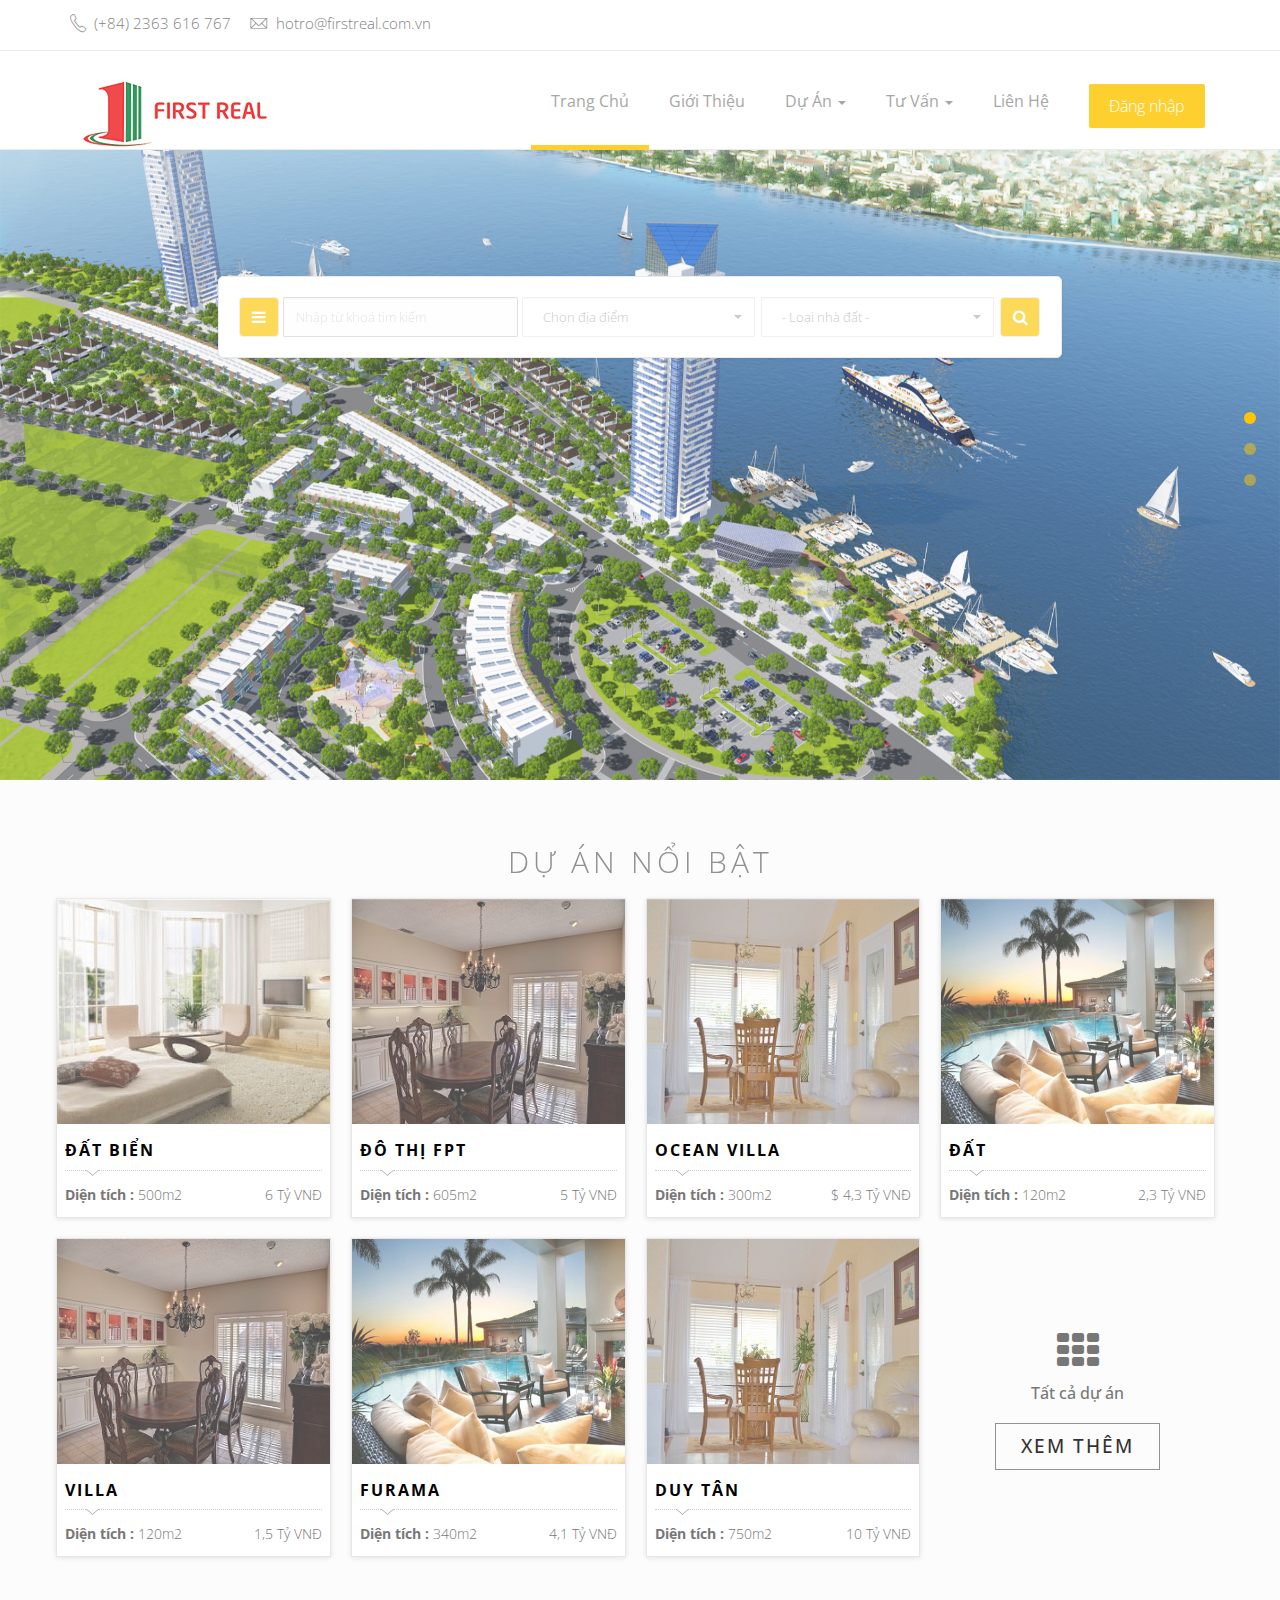
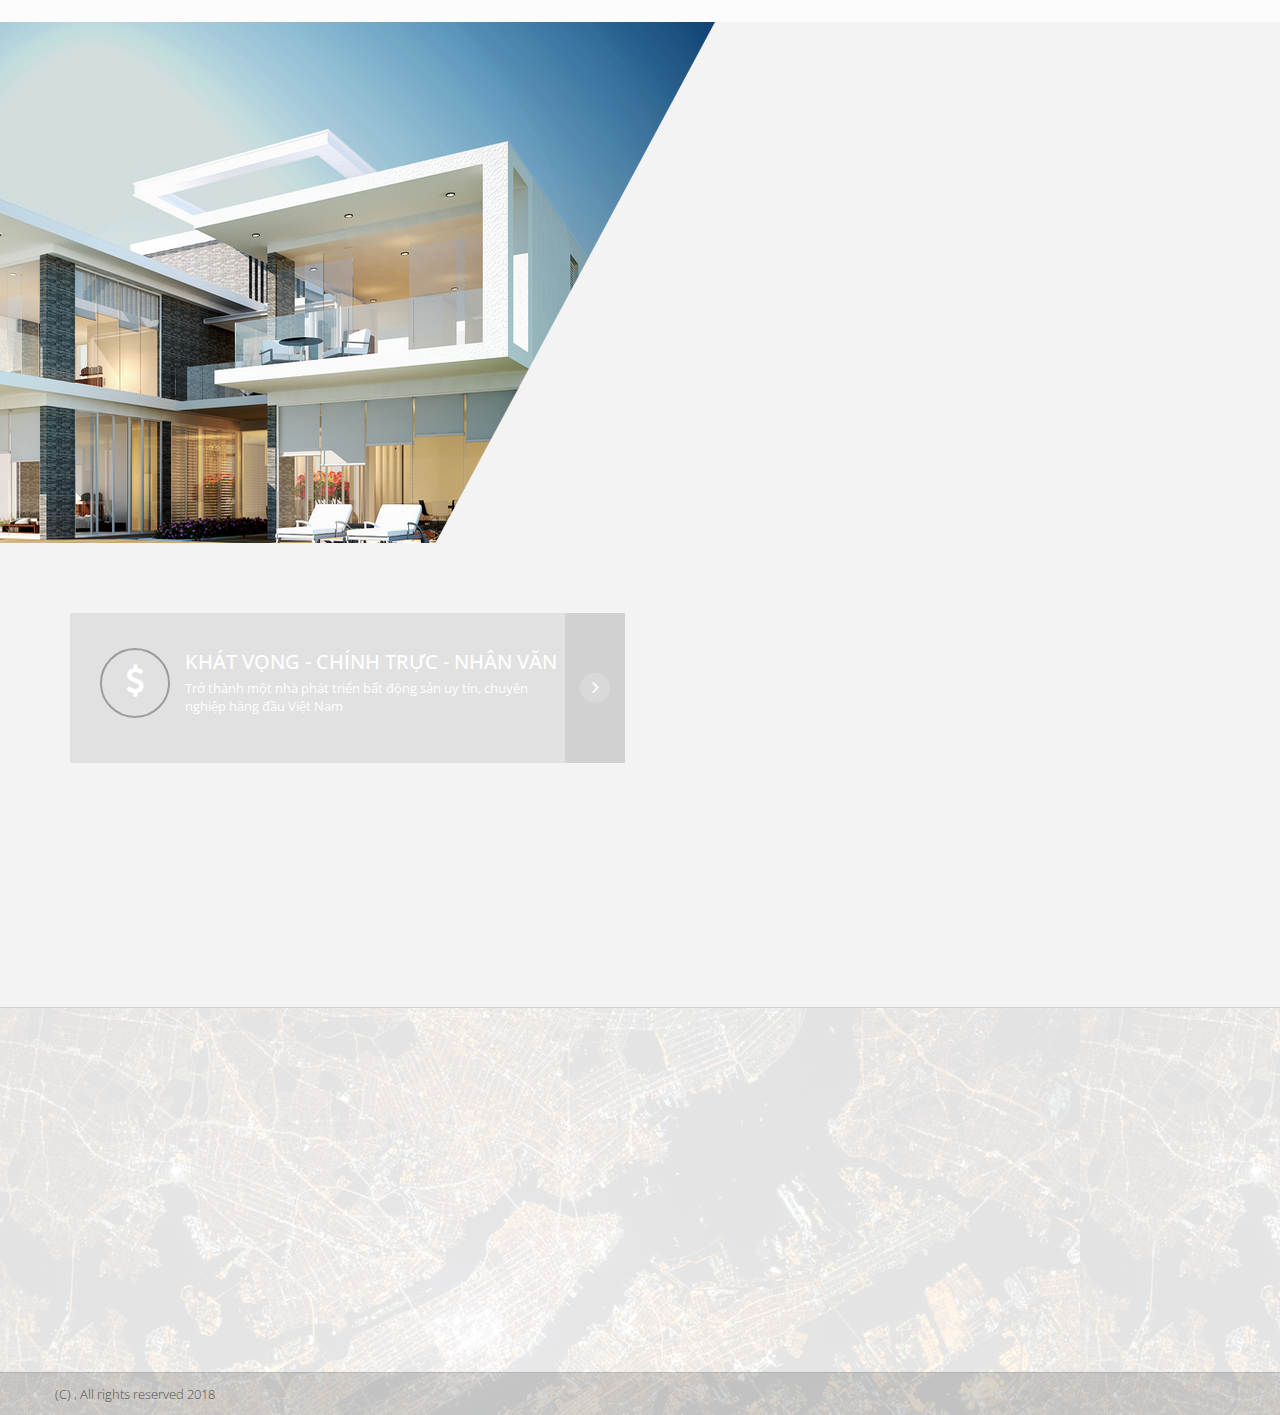
<file: index.html>
<!DOCTYPE html>
<!--[if lt IE 7]>      <html class="no-js lt-ie9 lt-ie8 lt-ie7"> <![endif]-->
<!--[if IE 7]>         <html class="no-js lt-ie9 lt-ie8"> <![endif]-->
<!--[if IE 8]>         <html class="no-js lt-ie9"> <![endif]-->
<!--[if gt IE 8]><!--> <html class="no-js"> <!--<![endif]-->
    <head lang="vi">
        <meta charset="utf-8">
        <meta http-equiv="X-UA-Compatible" content="IE=edge">
        <title>FIRST REAL | Công Ty Cổ Phần Địa Ốc </title>
        <meta name="description" content="First Real">
        <meta name="author" content="Khoá Luận">
        <meta name="keyword" content="First Real">
        <meta name="viewport" content="width=device-width, initial-scale=1">

        <link href='http://fonts.googleapis.com/css?family=Open+Sans:400,300,700,800' rel='stylesheet' type='text/css'>

        <!-- Place favicon.ico and apple-touch-icon.png in the root directory -->
        <link rel="shortcut icon" href="favicon.ico" type="image/x-icon">
        <link rel="icon" href="favicon.ico" type="image/x-icon">

        <link rel="stylesheet" href="assets/css/normalize.css">
        <link rel="stylesheet" href="assets/css/font-awesome.min.css">
        <link rel="stylesheet" href="assets/css/fontello.css">
        <link href="assets/fonts/icon-7-stroke/css/pe-icon-7-stroke.css" rel="stylesheet">
        <link href="assets/fonts/icon-7-stroke/css/helper.css" rel="stylesheet">
        <link href="assets/css/animate.css" rel="stylesheet" media="screen">
        <link rel="stylesheet" href="assets/css/bootstrap-select.min.css">
        <link rel="stylesheet" href="bootstrap/css/bootstrap.min.css">
        <link rel="stylesheet" href="assets/css/icheck.min_all.css">
        <link rel="stylesheet" href="assets/css/price-range.css">
        <link rel="stylesheet" href="assets/css/owl.carousel.css">
        <link rel="stylesheet" href="assets/css/owl.theme.css">
        <link rel="stylesheet" href="assets/css/owl.transitions.css">
        <link rel="stylesheet" href="assets/css/style.css">
        <link rel="stylesheet" href="assets/css/responsive.css">
    </head>
    <body>

        <div id="preloader">
            <div id="status">&nbsp;</div>
        </div>
        <!-- Body content -->

        <div class="header-connect" id="home">
            <div class="container">
                <div class="row">
                    <div class="col-md-5 col-sm-8  col-xs-12">
                        <div class="header-half header-call">
                            <p>
                                <span><i class="pe-7s-call"></i> (+84) 2363 616 767 </span>
                                <span><i class="pe-7s-mail"></i> hotro@firstreal.com.vn</span>
                            </p>
                        </div>
                    </div>

                </div>
            </div>
        </div>
        <!--End top header -->

        <nav class="navbar navbar-default ">
            <div class="container">
                <!-- Brand and toggle get grouped for better mobile display -->
                <div class="navbar-header">
                    <button type="button" class="navbar-toggle collapsed" data-toggle="collapse" data-target="#navigation">
                        <span class="sr-only">Toggle navigation</span>
                        <span class="icon-bar"></span>
                        <span class="icon-bar"></span>
                        <span class="icon-bar"></span>
                    </button>
                    <a class="navbar-brand" href="index.html"><img src="assets/img/logo1.png" alt=""></a>
                </div>

                <!-- Collect the nav links, forms, and other content for toggling -->
                <div class="collapse navbar-collapse yamm" id="navigation">
                    <div class="button navbar-right">
                        <button class="navbar-btn nav-button wow bounceInRight login" onclick=" window.open('register.html')" data-wow-delay="0.45s">Đăng nhập</button>

                    </div>

                    <ul class="main-nav nav navbar-nav navbar-right">

                        <li class="wow fadeInDown" data-wow-delay="0.1s" >
                            <a href="index.html" class="dropdown-toggle active" >Trang Chủ </a>
                        </li>
                        <li class="wow fadeInDown" data-wow-delay="0.3s"><a class="" href="about.html">Giới Thiệu    </a></li>
                        <li class="dropdown ymm-sw " data-wow-delay="0.1s">
                            <a href="index.html"  data-toggle="dropdown" data-hover="dropdown" data-delay="200">Dự Án    <b class="caret"></b></a>
                            <ul class="dropdown-menu navbar-nav">
                                <li>
                                    <a href="properties.html">Đất nền </a>
                                </li>
                                <li>
                                    <a href="properties-2.html">Căn hộ </a>
                                </li>
                                <li>
                                    <a href="properties-3.html">Nhà ở </a>
                                </li>
                                <li>
                                    <a href="properties-3.html">Biệt thự </a>
                                </li>
                                <li>
                                    <a href="properties-3.html">Officetel (Office+Hotel)  </a>
                                </li>

                            </ul>
                        </li>

                        <li class="dropdown yamm-fw" data-wow-delay="0.4s">
                            <a href="#" class="dropdown-toggle" data-toggle="dropdown" data-hover="dropdown" data-delay="200">Tư Vấn  <b class="caret"></b></a>
                            <ul class="dropdown-menu">
                                <li>
                                    <div class="yamm-content">
                                        <div class="row">
                                            <div class="col-sm-3">
                                                <h5>Home pages</h5>
                                                <ul>
                                                    <li>
                                                        <a href="index.html">Home Style 1</a>
                                                    </li>
                                                    <li>
                                                        <a href="index-2.html">Home Style 2</a>
                                                    </li>
                                                    <li>
                                                        <a href="index-3.html">Home Style 3</a>
                                                    </li>
                                                    <li>
                                                        <a href="index-4.html">Home Style 4</a>
                                                    </li>
                                                    <li>
                                                        <a href="index-5.html">Home Style 5</a>
                                                    </li>
                                                </ul>
                                            </div>
                                            <div class="col-sm-3">
                                                <h5>Pages and blog</h5>
                                                <ul>
                                                    <li><a href="blog.html">Blog listing</a>  </li>
                                                    <li><a href="single.html">Blog Post (full)</a>  </li>
                                                    <li><a href="single-right.html">Blog Post (Right)</a>  </li>
                                                    <li><a href="single-left.html">Blog Post (left)</a>  </li>
                                                    <li><a href="contact.html">Contact style (1)</a> </li>
                                                    <li><a href="contact-3.html">Contact style (2)</a> </li>
                                                    <li><a href="contact_3.html">Contact style (3)</a> </li>
                                                    <li><a href="faq.html">FAQ page</a> </li>
                                                    <li><a href="404.html">404 page</a>  </li>
                                                </ul>
                                            </div>
                                            <div class="col-sm-3">
                                                <h5>Property</h5>
                                                <ul>
                                                    <li><a href="property-1.html">Property pages style (1)</a> </li>
                                                    <li><a href="property-2.html">Property pages style (2)</a> </li>
                                                    <li><a href="property-3.html">Property pages style (3)</a> </li>
                                                </ul>

                                                <h5>Properties list</h5>
                                                <ul>
                                                    <li><a href="properties.html">Properties list style (1)</a> </li>
                                                    <li><a href="properties-2.html">Properties list style (2)</a> </li>
                                                    <li><a href="properties-3.html">Properties list style (3)</a> </li>
                                                </ul>
                                            </div>
                                            <div class="col-sm-3">
                                                <h5>Property process</h5>
                                                <ul>
                                                    <li><a href="submit-property.html">Submit - step 1</a> </li>
                                                    <li><a href="submit-property.html">Submit - step 2</a> </li>
                                                    <li><a href="submit-property.html">Submit - step 3</a> </li>
                                                </ul>
                                                <h5>User account</h5>
                                                <ul>
                                                    <li><a href="register.html">Register / login</a>   </li>
                                                    <li><a href="user-properties.html">Your properties</a>  </li>
                                                    <li><a href="submit-property.html">Submit property</a>  </li>
                                                    <li><a href="change-password.html">Change password</a> </li>
                                                    <li><a href="user-profile.html">Your profile</a>  </li>
                                                </ul>
                                            </div>
                                        </div>
                                    </div>
                                    <!-- /.yamm-content -->
                                </li>
                            </ul>
                        </li>

                        <li class="wow fadeInDown" data-wow-delay="0.5s"><a href="contact.html">Liên Hệ </a></li>
                    </ul>
                </div><!-- /.navbar-collapse -->
            </div><!-- /.container-fluid -->
        </nav>
        <!-- End of nav bar -->

        <div class="slider-area">
            <div class="slider">
                <div id="bg-slider" class="owl-carousel owl-theme">

                    <div class="item"><img src="assets/img/slide1/BNMAR.jpg" alt="GTA V"></div>
                    <div class="item"><img src="assets/img/slide1/BN-CHINH.jpg" alt="The Last of us"></div>
                    <div class="item"><img src="assets/img/slide1/BNNQ2.jpg" alt="GTA V"></div>


                </div>
            </div>
            <div class="slider-content">
                <div class="row">
                    <div class="col-lg-8 col-lg-offset-2 col-md-10 col-md-offset-1 col-sm-12">

                        <div class="search-form wow pulse" data-wow-delay="0.8s">

                            <form action="properties.html" class=" form-inline">
                                <button class="btn  toggle-btn" type="button"><i class="fa fa-bars"></i></button>

                                <div class="form-group">
                                    <input type="text" class="form-control" placeholder="Nhập từ khoá tìm kiếm ">
                                </div>
                                <div class="form-group">
                                    <select id="lunchBegins" class="selectpicker" data-live-search="true" data-live-search-style="begins" title="Chọn địa điểm ">

                                        <option>Đà Nẵng </option>
                                        <option>Hà Nội</option>
                                        <option>TP.Hồ Chí Minh</option>
                                        <option>Quảng Nam</option>
                                        <option>Huế</option>
                                        <option>Nha Trang </option>
                                    </select>
                                </div>
                                <div class="form-group">
                                    <select id="basic" class="selectpicker show-tick form-control">
                                        <option> - Loại nhà đất - </option>
                                        <option>Đất nền phân lô </option>
                                        <option>Chung cư căn hộ</option>
                                        <option>Cao ốc văn phòng </option>
                                        <option>Nhà phố biệt thự</option>


                                    </select>
                                </div>
                                <button class="btn search-btn" type="submit">
                                <i class="fa fa-search"></i>

                                </button>



                            </form>
                        </div>
                    </div>
                </div>
            </div>
        </div>

        <!-- property area -->
        <div class="content-area home-area-1 recent-property" style="background-color: #FCFCFC; padding-bottom: 55px;">
            <div class="container">
                <div class="row">
                    <div class="col-md-10 col-md-offset-1 col-sm-12 text-center page-title">
                        <!-- /.feature title -->
                        <h2>DỰ ÁN NỔI BẬT</h2>

                    </div>
                </div>

                <div class="row">
                    <div class="proerty-th">
                        <div class="col-sm-6 col-md-3 p0">
                            <div class="box-two proerty-item">
                                <div class="item-thumb">
                                    <a href="properties.html" ><img src="assets/img/demo/property-1.jpg"></a>
                                </div>
                                <div class="item-entry overflow">
                                    <h5><a href="property-1.html" >Đất biển </a></a></h5>
                                    <div class="dot-hr"></div>
                                    <span class="pull-left"><b>Diện tích :</b> 500m2 </span>
                                    <span class="proerty-price pull-right">6 Tỷ VNĐ</span>
                                </div>
                            </div>
                        </div>

                        <div class="col-sm-6 col-md-3 p0">
                            <div class="box-two proerty-item">
                                <div class="item-thumb">
                                    <a href="property-2.html" ><img src="assets/img/demo/property-2.jpg"></a>
                                </div>
                                <div class="item-entry overflow">
                                    <h5><a href="property-2.html" >Đô thị FPT </a></h5>
                                    <div class="dot-hr"></div>
                                    <span class="pull-left"><b>Diện tích :</b> 605m2 </span>
                                    <span class="proerty-price pull-right">5 Tỷ VNĐ</span>
                                </div>
                            </div>
                        </div>

                        <div class="col-sm-6 col-md-3 p0">
                            <div class="box-two proerty-item">
                                <div class="item-thumb">
                                    <a href="property-3.html" ><img src="assets/img/demo/property-3.jpg"></a>

                                </div>
                                <div class="item-entry overflow">
                                    <h5><a href="property-3.html" >Ocean Villa </a></h5>
                                    <div class="dot-hr"></div>
                                    <span class="pull-left"><b>Diện tích :</b> 300m2 </span>
                                    <span class="proerty-price pull-right">$ 4,3 Tỷ VNĐ</span>
                                </div>
                            </div>
                        </div>

                        <div class="col-sm-6 col-md-3 p0">
                            <div class="box-two proerty-item">
                                <div class="item-thumb">
                                    <a href="property-1.html" ><img src="assets/img/demo/property-4.jpg"></a>

                                </div>
                                <div class="item-entry overflow">
                                    <h5><a href="property-1.html" >Đất </a></h5>
                                    <div class="dot-hr"></div>
                                    <span class="pull-left"><b>Diện tích :</b> 120m2 </span>
                                    <span class="proerty-price pull-right">2,3 Tỷ VNĐ</span>
                                </div>
                            </div>
                        </div>


                        <div class="col-sm-6 col-md-3 p0">
                            <div class="box-two proerty-item">
                                <div class="item-thumb">
                                    <a href="property-3.html" ><img src="assets/img/demo/property-2.jpg"></a>
                                </div>
                                <div class="item-entry overflow">
                                    <h5><a href="property-3.html" >Villa</a></h5>
                                    <div class="dot-hr"></div>
                                    <span class="pull-left"><b>Diện tích :</b> 120m2 </span>
                                    <span class="proerty-price pull-right">1,5 Tỷ VNĐ</span>
                                </div>
                            </div>
                        </div>

                        <div class="col-sm-6 col-md-3 p0">
                            <div class="box-two proerty-item">
                                <div class="item-thumb">
                                    <a href="property-2.html" ><img src="assets/img/demo/property-4.jpg"></a>
                                </div>
                                <div class="item-entry overflow">
                                    <h5><a href="property-2.html" >Furama </a></h5>
                                    <div class="dot-hr"></div>
                                    <span class="pull-left"><b>Diện tích :</b> 340m2 </span>
                                    <span class="proerty-price pull-right">4,1 Tỷ VNĐ</span></span>
                                </div>
                            </div>
                        </div>

                        <div class="col-sm-6 col-md-3 p0">
                            <div class="box-two proerty-item">
                                <div class="item-thumb">
                                    <a href="property-1.html" ><img src="assets/img/demo/property-3.jpg"></a>
                                </div>
                                <div class="item-entry overflow">
                                    <h5><a href="property-1.html" >Duy Tân </a></h5>
                                    <div class="dot-hr"></div>
                                    <span class="pull-left"><b>Diện tích :</b> 750m2 </span>
                                    <span class="proerty-price pull-right">10 Tỷ VNĐ</span>
                                </div>
                            </div>
                        </div>

                        <div class="col-sm-6 col-md-3 p0">
                            <div class="box-tree more-proerty text-center">
                                <div class="item-tree-icon">
                                    <i class="fa fa-th"></i>
                                </div>
                                <div class="more-entry overflow">
                                    <h5>Tất cả dự án</h5>

                                    <button class="btn border-btn more-black" value="All properties">
                                      <a href="properties.html" >Xem thêm  </a>
                                    </button>
                                </div>
                            </div>
                        </div>

                    </div>
                </div>
            </div>
        </div>

        <!--Welcome area -->
        <div class="Welcome-area">
            <div class="container">
                <div class="row">
                    <div class="col-md-12 Welcome-entry  col-sm-12">
                        <div class="col-md-5 col-md-offset-2 col-sm-6 col-xs-12">
                            <div class="welcome_text wow fadeInLeft" data-wow-delay="0.3s" data-wow-offset="100">
                                <div class="row">
                                    <div class="col-md-10 col-md-offset-1 col-sm-12 text-center page-title">
                                        <!-- /.feature title -->
                                        <h2>FIRST REAL </h2>
                                    </div>
                                </div>
                            </div>
                        </div>
                        <div class="col-md-5 col-sm-6 col-xs-12">
                            <div  class="welcome_services wow fadeInRight" data-wow-delay="0.3s" data-wow-offset="100">
                                <div class="row">
                                    <div class="col-xs-6 m-padding">
                                        <div class="welcome-estate">
                                            <div class="welcome-icon">
                                                <i class="pe-7s-home pe-4x"></i>
                                            </div>
                                            <h3>BẤT KỲ DỰ ÁN NÀO</h3>
                                        </div>
                                    </div>
                                    <div class="col-xs-6 m-padding">
                                        <div class="welcome-estate">
                                            <div class="welcome-icon">
                                                <i class="pe-7s-users pe-4x"></i>
                                            </div>
                                            <h3>NHIỀU KHÁCH HÀNG HƠN</h3>
                                        </div>
                                    </div>


                                    <div class="col-xs-12 text-center">
                                        <i class="welcome-circle"></i>
                                    </div>

                                    <div class="col-xs-6 m-padding">
                                        <div class="welcome-estate">
                                            <div class="welcome-icon">
                                                <i class="pe-7s-notebook pe-4x"></i>
                                            </div>
                                            <h3>DỄ SỬ DỤNG</h3>
                                        </div>
                                    </div>
                                    <div class="col-xs-6 m-padding">
                                        <div class="welcome-estate">
                                            <div class="welcome-icon">
                                                <i class="pe-7s-help2 pe-4x"></i>
                                            </div>
                                            <h3>TRỢ GIÚP BẤT KỲ  </h3>
                                        </div>
                                    </div>

                                </div>
                            </div>
                        </div>
                    </div>
                </div>
            </div>
        </div>

        <!--TESTIMONIALS -->


        <!-- Count area -->


        <!-- boy-sale area -->
        <div class="boy-sale-area">
            <div class="container">
                <div class="row">

                    <div class="col-md-6 col-sm-10 col-sm-offset-1 col-md-offset-0 col-xs-12">
                        <div class="asks-first">
                          <div class="asks-first-circle">
                              <span class="fa fa-usd"></span>
                          </div>
                            <div class="asks-first-info">
                                <h2>KHÁT VỌNG - CHÍNH TRỰC - NHÂN VĂN </h2>
                                <p> Trở thành một nhà phát triển bất động sản uy tín, chuyên nghiệp hàng đầu Việt Nam</p>
                            </div>
                            <div class="asks-first-arrow">
                                <a href="properties.html"><span class="fa fa-angle-right"></span></a>
                            </div>
                        </div>
                    </div>
                    <div class="col-md-6 col-sm-10 col-sm-offset-1 col-xs-12 col-md-offset-0">

                          <iframe width="560" height="315" src="https://www.youtube.com/embed/pD8xbwRJgww" frameborder="0" allow="autoplay; encrypted-media" allowfullscreen></iframe>

                    </div>

                </div>
            </div>
        </div>


        <!-- Footer area-->
        <div class="footer-area">

            <div class=" footer">
                <div class="container">
                    <div class="row">

                        <div class="col-md-3 col-sm-6 wow fadeInRight animated">
                            <div class="single-footer">
                                <h4>Về Chúng Tôi </h4>
                                <div class="footer-title-line"></div>

                                <img src="assets/img/logo1.png" alt="" class="wow pulse" data-wow-delay="1s">
                                <p>© CÔNG TY CỔ PHẦN ĐỊA ỐC FIRST REAL</p>
                                <ul class="footer-adress">
                                    <li><i class="pe-7s-map-marker strong"> </i> Số 16 đường 2/9    - Q. Hải Châu,Tp Đà Nẵng, Việt Nam</li>
                                    <li><i class="pe-7s-mail strong"> </i>hotro@firstreal.com.vn</li>
                                    <li><i class="pe-7s-call strong"> </i> 02363.616.767</li>
                                </ul>
                            </div>
                        </div>


                        <div class="col-md-3 col-sm-6 wow fadeInRight animated">
                            <div class="single-footer news-letter">
                                <h4>Giữ liên lạc</h4>
                                <div class="footer-title-line"></div>


                                <form>
                                    <div class="input-group">
                                        <input class="form-control" type="text" placeholder="E-mail ... ">
                                        <span class="input-group-btn">
                                            <button class="btn btn-primary subscribe" type="button"><i class="pe-7s-paper-plane pe-2x"></i></button>
                                        </span>
                                    </div>
                                    <!-- /input-group -->
                                </form>

                                <div class="social pull-right">
                                    <ul>
                                        <li><a class="wow fadeInUp animated" href="https://www.facebook.com/firstreal.com.vn" data-wow-delay="0.2s" target="_blank"><i class="fa fa-facebook"></i></a></li>

                                        <li><a class="wow fadeInUp animated" href="https://www.youtube.com/channel/UCQIbrCUdlbgmtZgmZTPKC6w" data-wow-delay="0.6s" target="_blank"><i class="fa fa-dribbble"></i></a></li>
                                    </ul>
                                </div>
                            </div>
                        </div>

                    </div>
                </div>
            </div>


            <div class="footer-copy text-center">
                <div class="container">
                    <div class="row">
                        <div class="pull-left">
                            <span> (C)  , All rights reserved 2018  </span>
                        </div>
                        <div class="bottom-menu pull-right">
                            <ul>
                                <li><a  class="wow fadeInUp animated" href="#home" data-wow-delay="0.2s">Trang Chủ </a></li>
                                <li><a class="wow fadeInUp animated" href="about.html" data-wow-delay="0.3s">Giới Thiệu </a></li>

                                <li><a class="wow fadeInUp animated" href="contact.html" data-wow-delay="0.6s">Liên Hệ </a></li>
                            </ul>
                        </div>
                    </div>
                </div>
            </div>

        </div>

        <script src="assets/js/modernizr-2.6.2.min.js"></script>

        <script src="assets/js/jquery-1.10.2.min.js"></script>
        <script src="bootstrap/js/bootstrap.min.js"></script>
        <script src="assets/js/bootstrap-select.min.js"></script>
        <script src="assets/js/bootstrap-hover-dropdown.js"></script>

        <script src="assets/js/easypiechart.min.js"></script>
        <script src="assets/js/jquery.easypiechart.min.js"></script>

        <script src="assets/js/owl.carousel.min.js"></script>
        <script src="assets/js/wow.js"></script>

        <script src="assets/js/icheck.min.js"></script>
        <script src="assets/js/price-range.js"></script>

        <script src="assets/js/main.js"></script>

    </body>
</html>
</file>
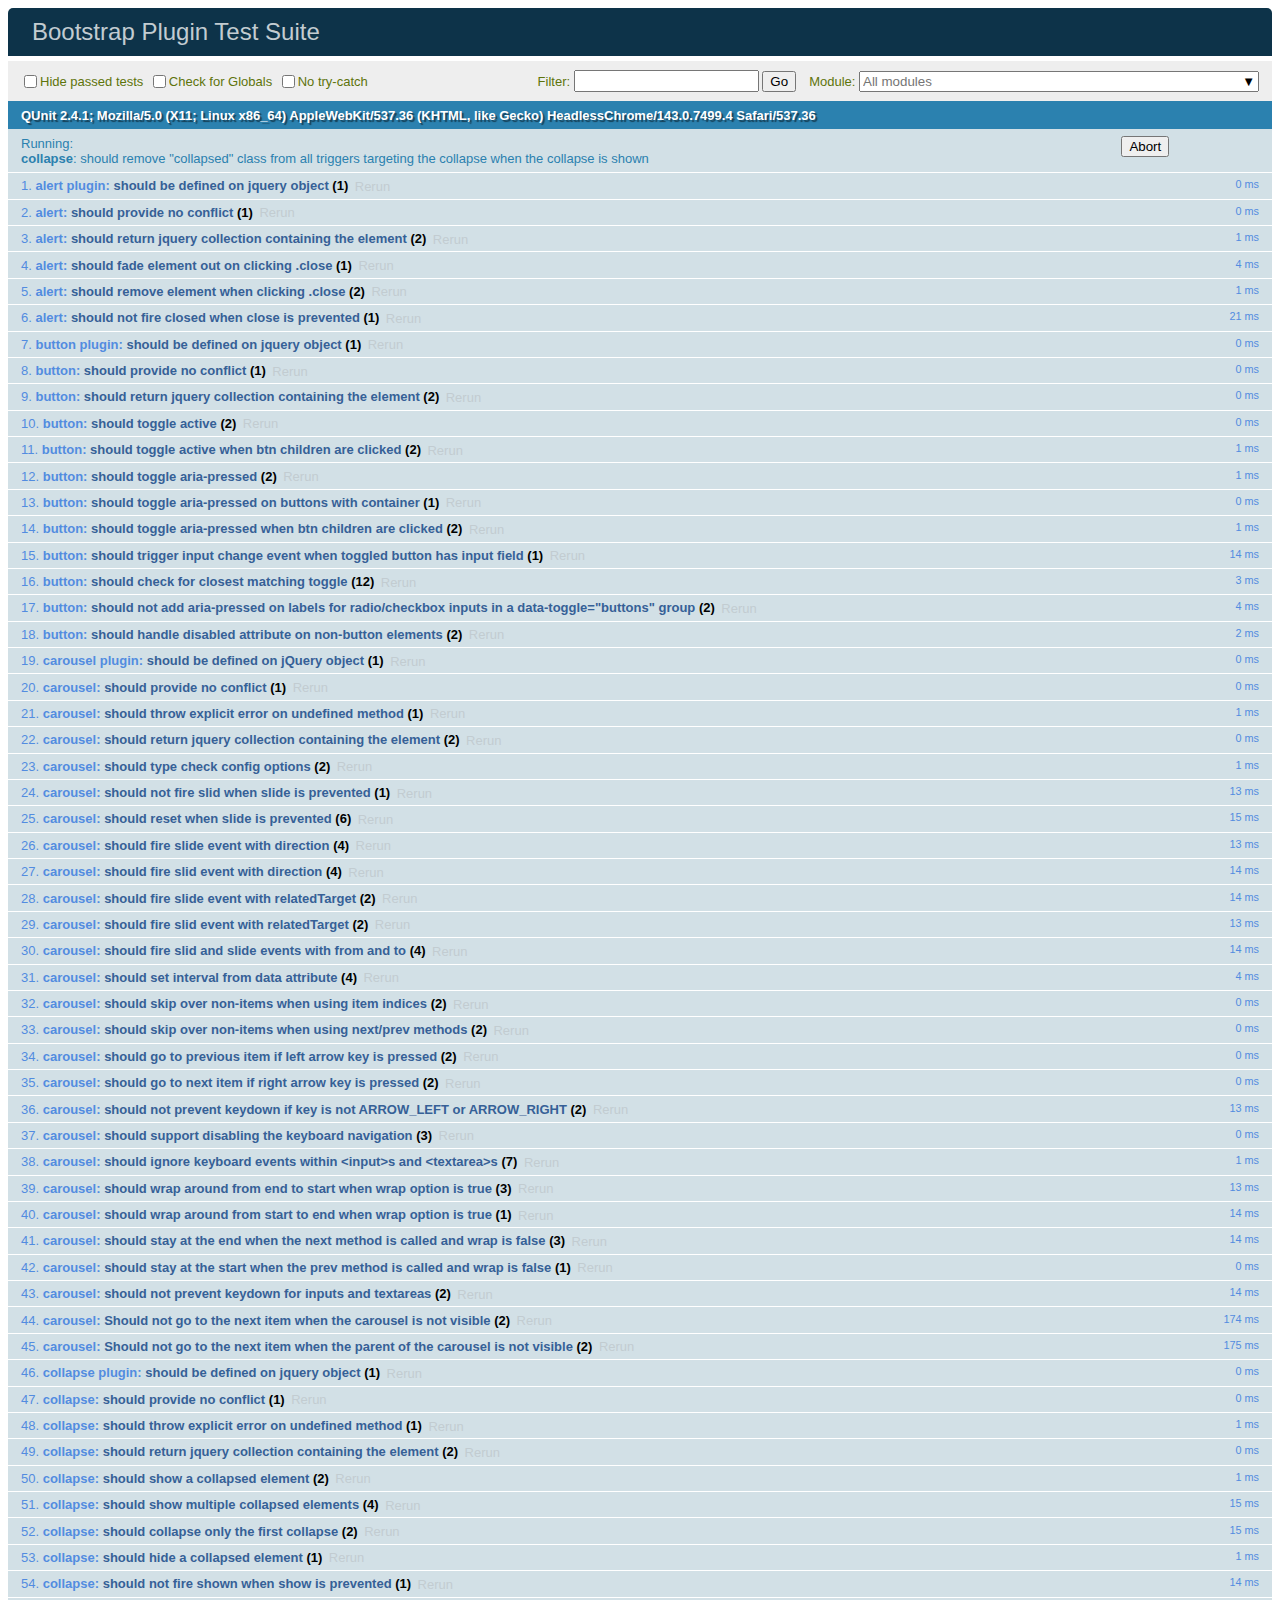
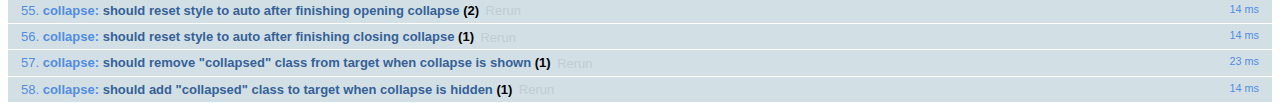
<file: bootstrap-4.0.0/js/tests/index.html>
<!doctype html>
<html lang="en">
  <head>
    <meta charset="utf-8">
    <meta name="viewport" content="width=device-width, initial-scale=1, shrink-to-fit=no">
    <title>Bootstrap Plugin Test Suite</title>

    <!-- jQuery -->
    <script>
      (function () {
        var path = '../../assets/js/vendor/jquery-slim.min.js'
        // get jquery param from the query string.
        var jQueryVersion = location.search.match(/[?&]jquery=(.*?)(?=&|$)/)

        // If a version was specified, use that version from our vendor folder
        if (jQueryVersion) {
          path = 'vendor/jquery-' + jQueryVersion[1] + '.min.js'
        }
        document.write('<script src="' + path + '"><\/script>')
      }())
    </script>
    <script src="../../assets/js/vendor/popper.min.js"></script>

    <!-- QUnit -->
    <link rel="stylesheet" href="vendor/qunit.css" media="screen">
    <script src="vendor/qunit.js"></script>

    <script>
      // Disable jQuery event aliases to ensure we don't accidentally use any of them
      [
        'blur',
        'focus',
        'focusin',
        'focusout',
        'resize',
        'scroll',
        'click',
        'dblclick',
        'mousedown',
        'mouseup',
        'mousemove',
        'mouseover',
        'mouseout',
        'mouseenter',
        'mouseleave',
        'change',
        'select',
        'submit',
        'keydown',
        'keypress',
        'keyup',
        'contextmenu'
      ].forEach(function(eventAlias) {
        $.fn[eventAlias] = function() {
          throw new Error('Using the ".' + eventAlias + '()" method is not allowed, so that Bootstrap can be compatible with custom jQuery builds which exclude the "event aliases" module that defines said method. See https://github.com/twbs/bootstrap/blob/master/CONTRIBUTING.md#js')
        }
      })

      // Require assert.expect in each test
      QUnit.config.requireExpects = true

      // See https://github.com/axemclion/grunt-saucelabs#test-result-details-with-qunit
      var log = []
      var testName

      QUnit.done(function(testResults) {
        var tests = []
        for (var i = 0; i < log.length; i++) {
          var details = log[i]
          tests.push({
            name: details.name,
            result: details.result,
            expected: details.expected,
            actual: details.actual,
            source: details.source
          })
        }
        testResults.tests = tests

        window.global_test_results = testResults
      })

      QUnit.testStart(function(testDetails) {
        QUnit.log(function(details) {
          if (!details.result) {
            details.name = testDetails.name
            log.push(details)
          }
        })
      })

      // Display fixture on-screen on iOS to avoid false positives
      // See https://github.com/twbs/bootstrap/pull/15955
      if (/iPhone|iPad|iPod/.test(navigator.userAgent)) {
        QUnit.begin(function() {
          $('#qunit-fixture').css({ top: 0, left: 0 })
        })

        QUnit.done(function() {
          $('#qunit-fixture').css({ top: '', left: '' })
        })
      }
    </script>

    <!-- Transpiled Plugins -->
    <script src="../dist/util.js"></script>
    <script src="../dist/alert.js"></script>
    <script src="../dist/button.js"></script>
    <script src="../dist/carousel.js"></script>
    <script src="../dist/collapse.js"></script>
    <script src="../dist/dropdown.js"></script>
    <script src="../dist/modal.js"></script>
    <script src="../dist/scrollspy.js"></script>
    <script src="../dist/tab.js"></script>
    <script src="../dist/tooltip.js"></script>
    <script src="../dist/popover.js"></script>

    <!-- Unit Tests -->
    <script src="unit/alert.js"></script>
    <script src="unit/button.js"></script>
    <script src="unit/carousel.js"></script>
    <script src="unit/collapse.js"></script>
    <script src="unit/dropdown.js"></script>
    <script src="unit/modal.js"></script>
    <script src="unit/scrollspy.js"></script>
    <script src="unit/tab.js"></script>
    <script src="unit/tooltip.js"></script>
    <script src="unit/popover.js"></script>
    <script src="unit/util.js"></script>
  </head>
  <body>
    <div id="qunit-container">
      <div id="qunit"></div>
      <div id="qunit-fixture"></div>
    </div>
  </body>
</html>
</file>
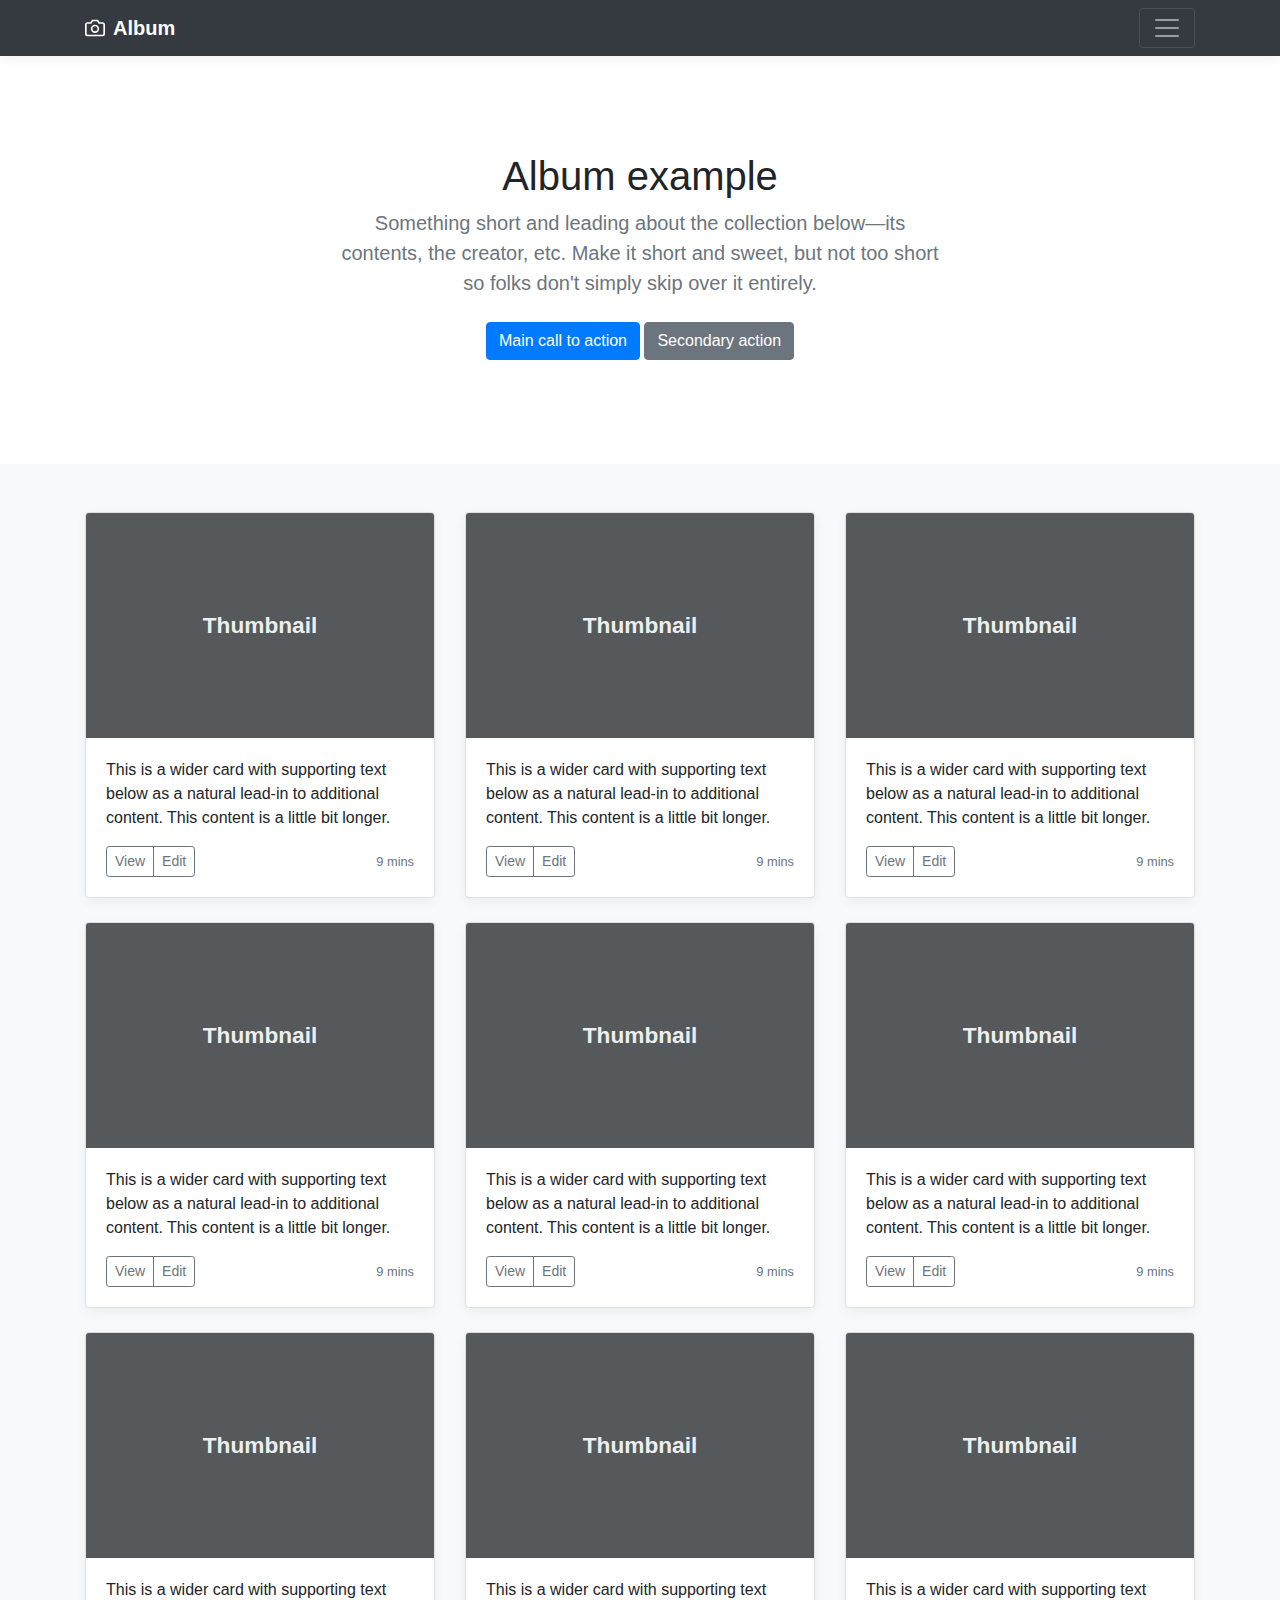
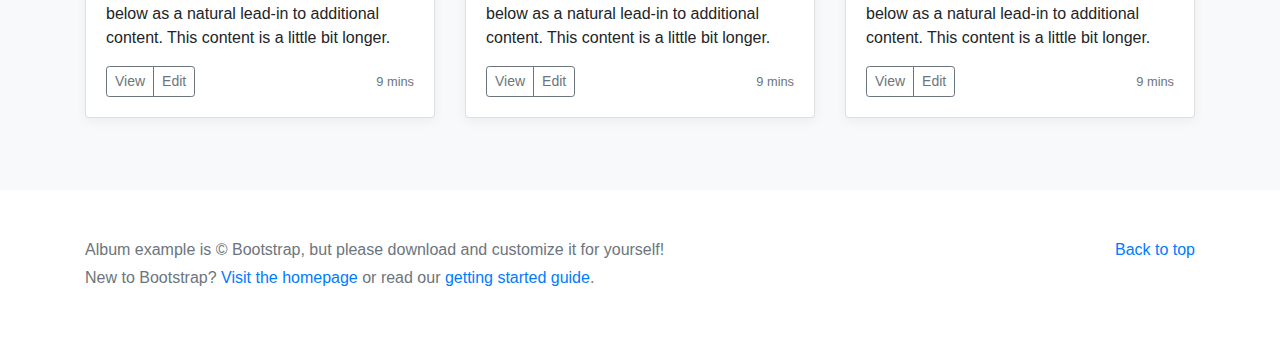
<file: bootstrap-4.0.0/docs/4.0/examples/album/index.html>
<!doctype html>
<html lang="en">
  <head>
    <meta charset="utf-8">
    <meta name="viewport" content="width=device-width, initial-scale=1, shrink-to-fit=no">
    <meta name="description" content="">
    <meta name="author" content="">
    <link rel="icon" href="../../../../favicon.ico">

    <title>Album example for Bootstrap</title>

    <!-- Bootstrap core CSS -->
    <link href="../../../../dist/css/bootstrap.min.css" rel="stylesheet">

    <!-- Custom styles for this template -->
    <link href="album.css" rel="stylesheet">
  </head>

  <body>

    <header>
      <div class="collapse bg-dark" id="navbarHeader">
        <div class="container">
          <div class="row">
            <div class="col-sm-8 col-md-7 py-4">
              <h4 class="text-white">About</h4>
              <p class="text-muted">Add some information about the album below, the author, or any other background context. Make it a few sentences long so folks can pick up some informative tidbits. Then, link them off to some social networking sites or contact information.</p>
            </div>
            <div class="col-sm-4 offset-md-1 py-4">
              <h4 class="text-white">Contact</h4>
              <ul class="list-unstyled">
                <li><a href="#" class="text-white">Follow on Twitter</a></li>
                <li><a href="#" class="text-white">Like on Facebook</a></li>
                <li><a href="#" class="text-white">Email me</a></li>
              </ul>
            </div>
          </div>
        </div>
      </div>
      <div class="navbar navbar-dark bg-dark box-shadow">
        <div class="container d-flex justify-content-between">
          <a href="#" class="navbar-brand d-flex align-items-center">
            <svg xmlns="http://www.w3.org/2000/svg" width="20" height="20" viewBox="0 0 24 24" fill="none" stroke="currentColor" stroke-width="2" stroke-linecap="round" stroke-linejoin="round" class="mr-2"><path d="M23 19a2 2 0 0 1-2 2H3a2 2 0 0 1-2-2V8a2 2 0 0 1 2-2h4l2-3h6l2 3h4a2 2 0 0 1 2 2z"></path><circle cx="12" cy="13" r="4"></circle></svg>
            <strong>Album</strong>
          </a>
          <button class="navbar-toggler" type="button" data-toggle="collapse" data-target="#navbarHeader" aria-controls="navbarHeader" aria-expanded="false" aria-label="Toggle navigation">
            <span class="navbar-toggler-icon"></span>
          </button>
        </div>
      </div>
    </header>

    <main role="main">

      <section class="jumbotron text-center">
        <div class="container">
          <h1 class="jumbotron-heading">Album example</h1>
          <p class="lead text-muted">Something short and leading about the collection below—its contents, the creator, etc. Make it short and sweet, but not too short so folks don't simply skip over it entirely.</p>
          <p>
            <a href="#" class="btn btn-primary my-2">Main call to action</a>
            <a href="#" class="btn btn-secondary my-2">Secondary action</a>
          </p>
        </div>
      </section>

      <div class="album py-5 bg-light">
        <div class="container">

          <div class="row">
            <div class="col-md-4">
              <div class="card mb-4 box-shadow">
                <img class="card-img-top" data-src="holder.js/100px225?theme=thumb&bg=55595c&fg=eceeef&text=Thumbnail" alt="Card image cap">
                <div class="card-body">
                  <p class="card-text">This is a wider card with supporting text below as a natural lead-in to additional content. This content is a little bit longer.</p>
                  <div class="d-flex justify-content-between align-items-center">
                    <div class="btn-group">
                      <button type="button" class="btn btn-sm btn-outline-secondary">View</button>
                      <button type="button" class="btn btn-sm btn-outline-secondary">Edit</button>
                    </div>
                    <small class="text-muted">9 mins</small>
                  </div>
                </div>
              </div>
            </div>
            <div class="col-md-4">
              <div class="card mb-4 box-shadow">
                <img class="card-img-top" data-src="holder.js/100px225?theme=thumb&bg=55595c&fg=eceeef&text=Thumbnail" alt="Card image cap">
                <div class="card-body">
                  <p class="card-text">This is a wider card with supporting text below as a natural lead-in to additional content. This content is a little bit longer.</p>
                  <div class="d-flex justify-content-between align-items-center">
                    <div class="btn-group">
                      <button type="button" class="btn btn-sm btn-outline-secondary">View</button>
                      <button type="button" class="btn btn-sm btn-outline-secondary">Edit</button>
                    </div>
                    <small class="text-muted">9 mins</small>
                  </div>
                </div>
              </div>
            </div>
            <div class="col-md-4">
              <div class="card mb-4 box-shadow">
                <img class="card-img-top" data-src="holder.js/100px225?theme=thumb&bg=55595c&fg=eceeef&text=Thumbnail" alt="Card image cap">
                <div class="card-body">
                  <p class="card-text">This is a wider card with supporting text below as a natural lead-in to additional content. This content is a little bit longer.</p>
                  <div class="d-flex justify-content-between align-items-center">
                    <div class="btn-group">
                      <button type="button" class="btn btn-sm btn-outline-secondary">View</button>
                      <button type="button" class="btn btn-sm btn-outline-secondary">Edit</button>
                    </div>
                    <small class="text-muted">9 mins</small>
                  </div>
                </div>
              </div>
            </div>

            <div class="col-md-4">
              <div class="card mb-4 box-shadow">
                <img class="card-img-top" data-src="holder.js/100px225?theme=thumb&bg=55595c&fg=eceeef&text=Thumbnail" alt="Card image cap">
                <div class="card-body">
                  <p class="card-text">This is a wider card with supporting text below as a natural lead-in to additional content. This content is a little bit longer.</p>
                  <div class="d-flex justify-content-between align-items-center">
                    <div class="btn-group">
                      <button type="button" class="btn btn-sm btn-outline-secondary">View</button>
                      <button type="button" class="btn btn-sm btn-outline-secondary">Edit</button>
                    </div>
                    <small class="text-muted">9 mins</small>
                  </div>
                </div>
              </div>
            </div>
            <div class="col-md-4">
              <div class="card mb-4 box-shadow">
                <img class="card-img-top" data-src="holder.js/100px225?theme=thumb&bg=55595c&fg=eceeef&text=Thumbnail" alt="Card image cap">
                <div class="card-body">
                  <p class="card-text">This is a wider card with supporting text below as a natural lead-in to additional content. This content is a little bit longer.</p>
                  <div class="d-flex justify-content-between align-items-center">
                    <div class="btn-group">
                      <button type="button" class="btn btn-sm btn-outline-secondary">View</button>
                      <button type="button" class="btn btn-sm btn-outline-secondary">Edit</button>
                    </div>
                    <small class="text-muted">9 mins</small>
                  </div>
                </div>
              </div>
            </div>
            <div class="col-md-4">
              <div class="card mb-4 box-shadow">
                <img class="card-img-top" data-src="holder.js/100px225?theme=thumb&bg=55595c&fg=eceeef&text=Thumbnail" alt="Card image cap">
                <div class="card-body">
                  <p class="card-text">This is a wider card with supporting text below as a natural lead-in to additional content. This content is a little bit longer.</p>
                  <div class="d-flex justify-content-between align-items-center">
                    <div class="btn-group">
                      <button type="button" class="btn btn-sm btn-outline-secondary">View</button>
                      <button type="button" class="btn btn-sm btn-outline-secondary">Edit</button>
                    </div>
                    <small class="text-muted">9 mins</small>
                  </div>
                </div>
              </div>
            </div>

            <div class="col-md-4">
              <div class="card mb-4 box-shadow">
                <img class="card-img-top" data-src="holder.js/100px225?theme=thumb&bg=55595c&fg=eceeef&text=Thumbnail" alt="Card image cap">
                <div class="card-body">
                  <p class="card-text">This is a wider card with supporting text below as a natural lead-in to additional content. This content is a little bit longer.</p>
                  <div class="d-flex justify-content-between align-items-center">
                    <div class="btn-group">
                      <button type="button" class="btn btn-sm btn-outline-secondary">View</button>
                      <button type="button" class="btn btn-sm btn-outline-secondary">Edit</button>
                    </div>
                    <small class="text-muted">9 mins</small>
                  </div>
                </div>
              </div>
            </div>
            <div class="col-md-4">
              <div class="card mb-4 box-shadow">
                <img class="card-img-top" data-src="holder.js/100px225?theme=thumb&bg=55595c&fg=eceeef&text=Thumbnail" alt="Card image cap">
                <div class="card-body">
                  <p class="card-text">This is a wider card with supporting text below as a natural lead-in to additional content. This content is a little bit longer.</p>
                  <div class="d-flex justify-content-between align-items-center">
                    <div class="btn-group">
                      <button type="button" class="btn btn-sm btn-outline-secondary">View</button>
                      <button type="button" class="btn btn-sm btn-outline-secondary">Edit</button>
                    </div>
                    <small class="text-muted">9 mins</small>
                  </div>
                </div>
              </div>
            </div>
            <div class="col-md-4">
              <div class="card mb-4 box-shadow">
                <img class="card-img-top" data-src="holder.js/100px225?theme=thumb&bg=55595c&fg=eceeef&text=Thumbnail" alt="Card image cap">
                <div class="card-body">
                  <p class="card-text">This is a wider card with supporting text below as a natural lead-in to additional content. This content is a little bit longer.</p>
                  <div class="d-flex justify-content-between align-items-center">
                    <div class="btn-group">
                      <button type="button" class="btn btn-sm btn-outline-secondary">View</button>
                      <button type="button" class="btn btn-sm btn-outline-secondary">Edit</button>
                    </div>
                    <small class="text-muted">9 mins</small>
                  </div>
                </div>
              </div>
            </div>
          </div>
        </div>
      </div>

    </main>

    <footer class="text-muted">
      <div class="container">
        <p class="float-right">
          <a href="#">Back to top</a>
        </p>
        <p>Album example is &copy; Bootstrap, but please download and customize it for yourself!</p>
        <p>New to Bootstrap? <a href="../../">Visit the homepage</a> or read our <a href="../../getting-started/">getting started guide</a>.</p>
      </div>
    </footer>

    <!-- Bootstrap core JavaScript
    ================================================== -->
    <!-- Placed at the end of the document so the pages load faster -->
    <script src="https://code.jquery.com/jquery-3.2.1.slim.min.js" integrity="sha384-KJ3o2DKtIkvYIK3UENzmM7KCkRr/rE9/Qpg6aAZGJwFDMVNA/GpGFF93hXpG5KkN" crossorigin="anonymous"></script>
    <script>window.jQuery || document.write('<script src="../../../../assets/js/vendor/jquery-slim.min.js"><\/script>')</script>
    <script src="../../../../assets/js/vendor/popper.min.js"></script>
    <script src="../../../../dist/js/bootstrap.min.js"></script>
    <script src="../../../../assets/js/vendor/holder.min.js"></script>
  </body>
</html>
</file>
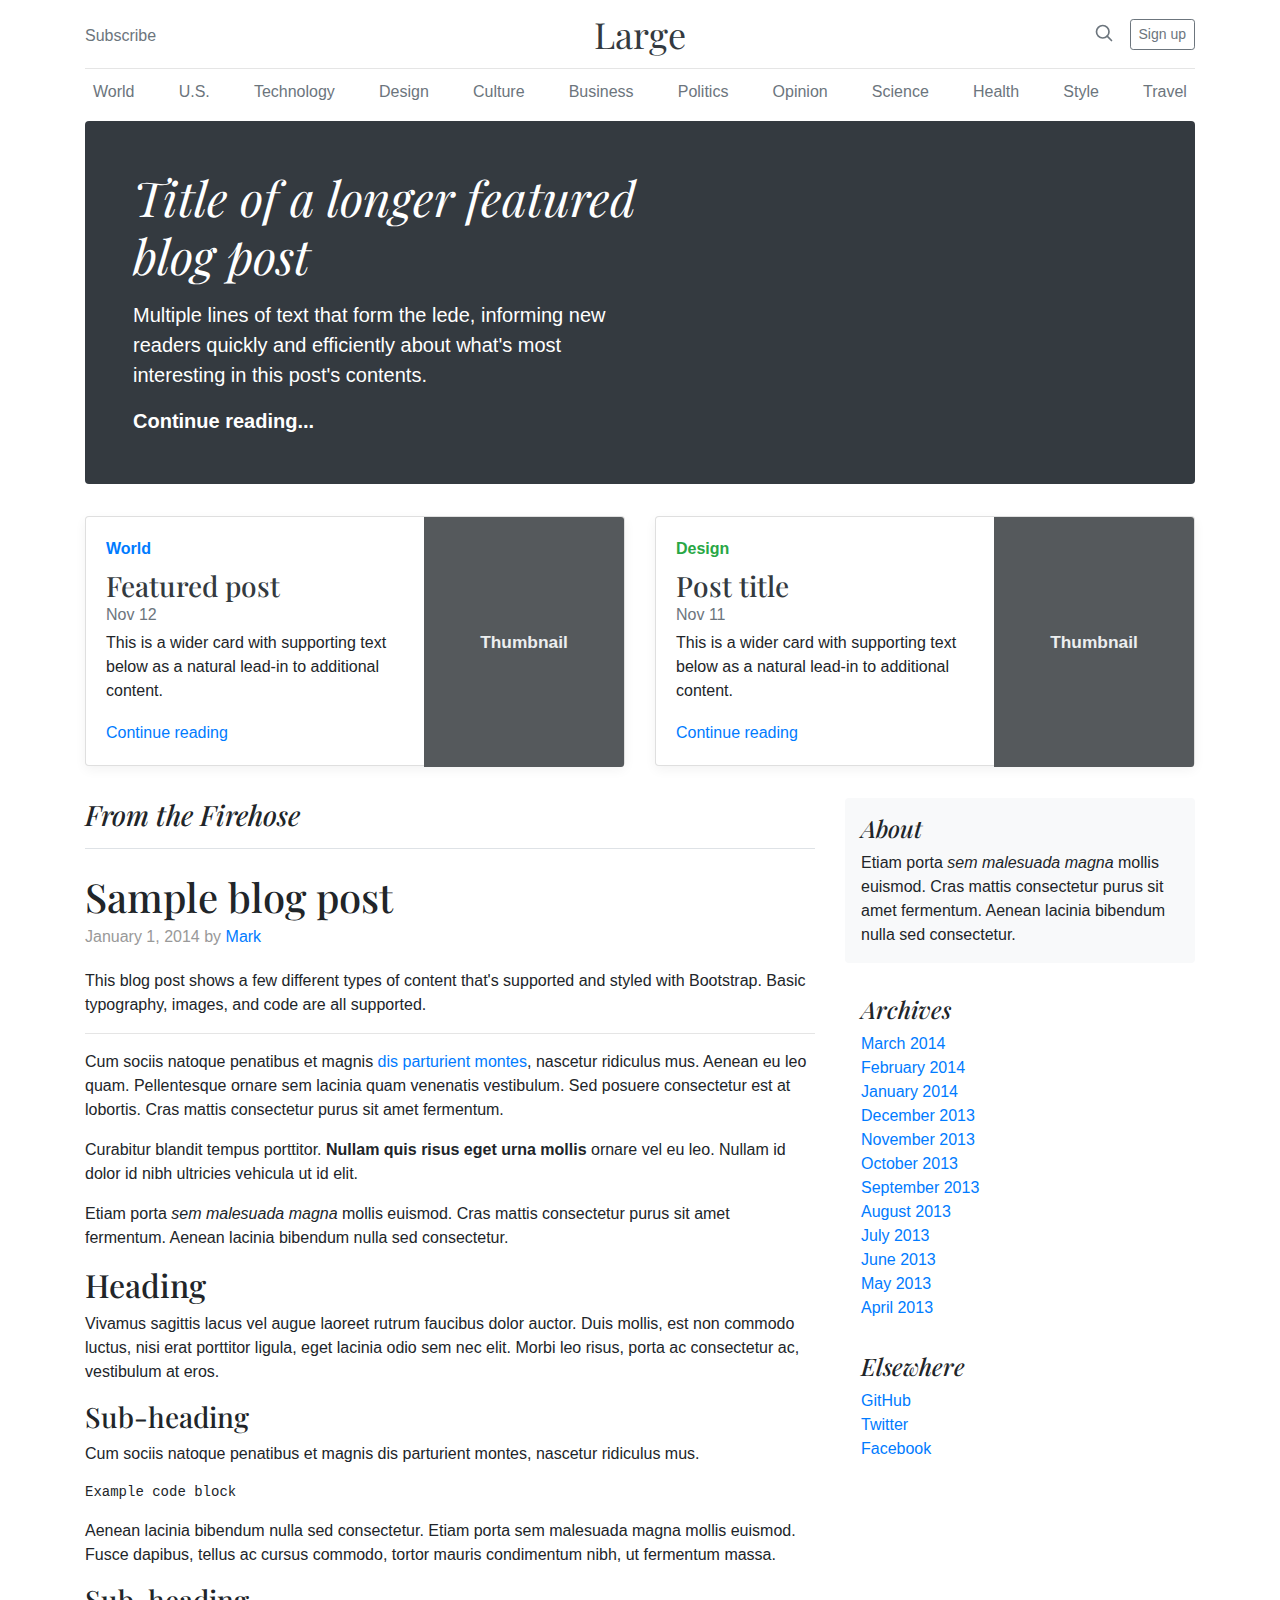
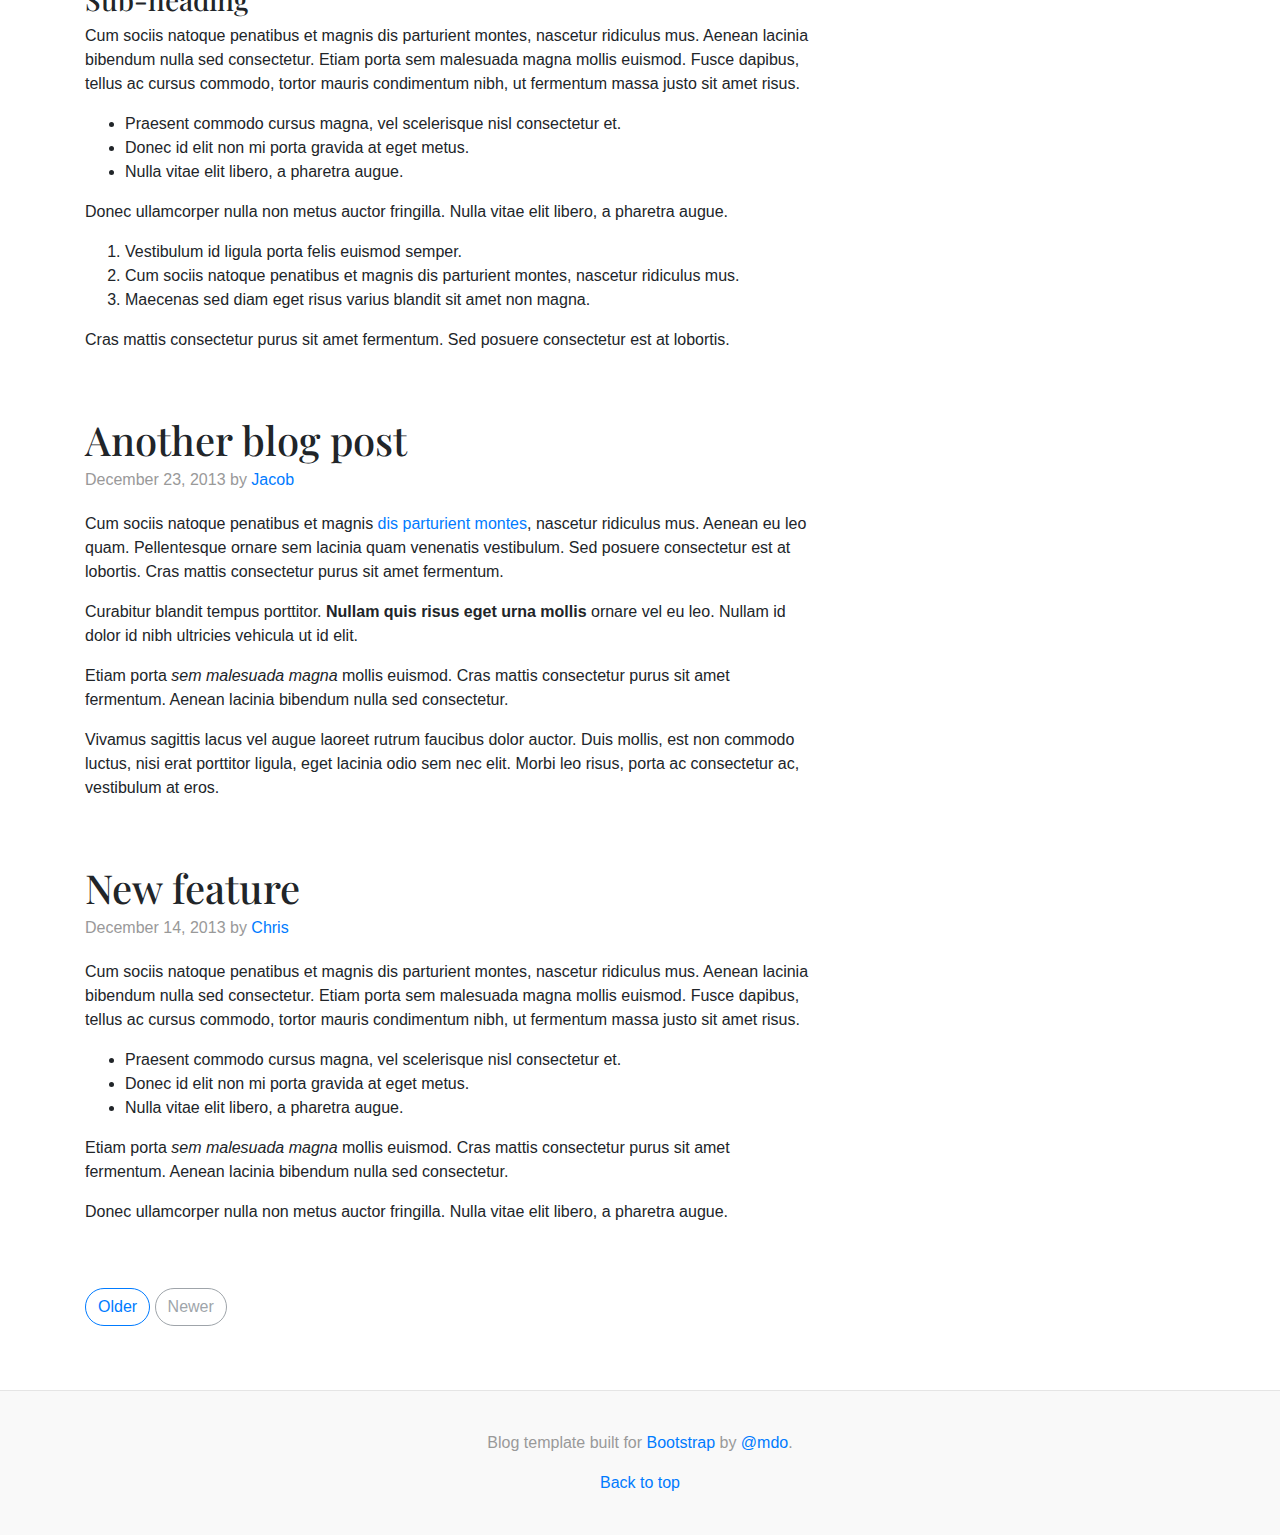
<file: bootstrap-4.0.0/docs/4.0/examples/blog/index.html>
<!doctype html>
<html lang="en">
  <head>
    <meta charset="utf-8">
    <meta name="viewport" content="width=device-width, initial-scale=1, shrink-to-fit=no">
    <meta name="description" content="">
    <meta name="author" content="">
    <link rel="icon" href="../../../../favicon.ico">

    <title>Blog Template for Bootstrap</title>

    <!-- Bootstrap core CSS -->
    <link href="../../../../dist/css/bootstrap.min.css" rel="stylesheet">

    <!-- Custom styles for this template -->
    <link href="https://fonts.googleapis.com/css?family=Playfair+Display:700,900" rel="stylesheet">
    <link href="blog.css" rel="stylesheet">
  </head>

  <body>

    <div class="container">
      <header class="blog-header py-3">
        <div class="row flex-nowrap justify-content-between align-items-center">
          <div class="col-4 pt-1">
            <a class="text-muted" href="#">Subscribe</a>
          </div>
          <div class="col-4 text-center">
            <a class="blog-header-logo text-dark" href="#">Large</a>
          </div>
          <div class="col-4 d-flex justify-content-end align-items-center">
            <a class="text-muted" href="#">
              <svg xmlns="http://www.w3.org/2000/svg" width="20" height="20" viewBox="0 0 24 24" fill="none" stroke="currentColor" stroke-width="2" stroke-linecap="round" stroke-linejoin="round" class="mx-3"><circle cx="10.5" cy="10.5" r="7.5"></circle><line x1="21" y1="21" x2="15.8" y2="15.8"></line></svg>
            </a>
            <a class="btn btn-sm btn-outline-secondary" href="#">Sign up</a>
          </div>
        </div>
      </header>

      <div class="nav-scroller py-1 mb-2">
        <nav class="nav d-flex justify-content-between">
          <a class="p-2 text-muted" href="#">World</a>
          <a class="p-2 text-muted" href="#">U.S.</a>
          <a class="p-2 text-muted" href="#">Technology</a>
          <a class="p-2 text-muted" href="#">Design</a>
          <a class="p-2 text-muted" href="#">Culture</a>
          <a class="p-2 text-muted" href="#">Business</a>
          <a class="p-2 text-muted" href="#">Politics</a>
          <a class="p-2 text-muted" href="#">Opinion</a>
          <a class="p-2 text-muted" href="#">Science</a>
          <a class="p-2 text-muted" href="#">Health</a>
          <a class="p-2 text-muted" href="#">Style</a>
          <a class="p-2 text-muted" href="#">Travel</a>
        </nav>
      </div>

      <div class="jumbotron p-3 p-md-5 text-white rounded bg-dark">
        <div class="col-md-6 px-0">
          <h1 class="display-4 font-italic">Title of a longer featured blog post</h1>
          <p class="lead my-3">Multiple lines of text that form the lede, informing new readers quickly and efficiently about what's most interesting in this post's contents.</p>
          <p class="lead mb-0"><a href="#" class="text-white font-weight-bold">Continue reading...</a></p>
        </div>
      </div>

      <div class="row mb-2">
        <div class="col-md-6">
          <div class="card flex-md-row mb-4 box-shadow h-md-250">
            <div class="card-body d-flex flex-column align-items-start">
              <strong class="d-inline-block mb-2 text-primary">World</strong>
              <h3 class="mb-0">
                <a class="text-dark" href="#">Featured post</a>
              </h3>
              <div class="mb-1 text-muted">Nov 12</div>
              <p class="card-text mb-auto">This is a wider card with supporting text below as a natural lead-in to additional content.</p>
              <a href="#">Continue reading</a>
            </div>
            <img class="card-img-right flex-auto d-none d-md-block" data-src="holder.js/200x250?theme=thumb" alt="Card image cap">
          </div>
        </div>
        <div class="col-md-6">
          <div class="card flex-md-row mb-4 box-shadow h-md-250">
            <div class="card-body d-flex flex-column align-items-start">
              <strong class="d-inline-block mb-2 text-success">Design</strong>
              <h3 class="mb-0">
                <a class="text-dark" href="#">Post title</a>
              </h3>
              <div class="mb-1 text-muted">Nov 11</div>
              <p class="card-text mb-auto">This is a wider card with supporting text below as a natural lead-in to additional content.</p>
              <a href="#">Continue reading</a>
            </div>
            <img class="card-img-right flex-auto d-none d-md-block" data-src="holder.js/200x250?theme=thumb" alt="Card image cap">
          </div>
        </div>
      </div>
    </div>

    <main role="main" class="container">
      <div class="row">
        <div class="col-md-8 blog-main">
          <h3 class="pb-3 mb-4 font-italic border-bottom">
            From the Firehose
          </h3>

          <div class="blog-post">
            <h2 class="blog-post-title">Sample blog post</h2>
            <p class="blog-post-meta">January 1, 2014 by <a href="#">Mark</a></p>

            <p>This blog post shows a few different types of content that's supported and styled with Bootstrap. Basic typography, images, and code are all supported.</p>
            <hr>
            <p>Cum sociis natoque penatibus et magnis <a href="#">dis parturient montes</a>, nascetur ridiculus mus. Aenean eu leo quam. Pellentesque ornare sem lacinia quam venenatis vestibulum. Sed posuere consectetur est at lobortis. Cras mattis consectetur purus sit amet fermentum.</p>
            <blockquote>
              <p>Curabitur blandit tempus porttitor. <strong>Nullam quis risus eget urna mollis</strong> ornare vel eu leo. Nullam id dolor id nibh ultricies vehicula ut id elit.</p>
            </blockquote>
            <p>Etiam porta <em>sem malesuada magna</em> mollis euismod. Cras mattis consectetur purus sit amet fermentum. Aenean lacinia bibendum nulla sed consectetur.</p>
            <h2>Heading</h2>
            <p>Vivamus sagittis lacus vel augue laoreet rutrum faucibus dolor auctor. Duis mollis, est non commodo luctus, nisi erat porttitor ligula, eget lacinia odio sem nec elit. Morbi leo risus, porta ac consectetur ac, vestibulum at eros.</p>
            <h3>Sub-heading</h3>
            <p>Cum sociis natoque penatibus et magnis dis parturient montes, nascetur ridiculus mus.</p>
            <pre><code>Example code block</code></pre>
            <p>Aenean lacinia bibendum nulla sed consectetur. Etiam porta sem malesuada magna mollis euismod. Fusce dapibus, tellus ac cursus commodo, tortor mauris condimentum nibh, ut fermentum massa.</p>
            <h3>Sub-heading</h3>
            <p>Cum sociis natoque penatibus et magnis dis parturient montes, nascetur ridiculus mus. Aenean lacinia bibendum nulla sed consectetur. Etiam porta sem malesuada magna mollis euismod. Fusce dapibus, tellus ac cursus commodo, tortor mauris condimentum nibh, ut fermentum massa justo sit amet risus.</p>
            <ul>
              <li>Praesent commodo cursus magna, vel scelerisque nisl consectetur et.</li>
              <li>Donec id elit non mi porta gravida at eget metus.</li>
              <li>Nulla vitae elit libero, a pharetra augue.</li>
            </ul>
            <p>Donec ullamcorper nulla non metus auctor fringilla. Nulla vitae elit libero, a pharetra augue.</p>
            <ol>
              <li>Vestibulum id ligula porta felis euismod semper.</li>
              <li>Cum sociis natoque penatibus et magnis dis parturient montes, nascetur ridiculus mus.</li>
              <li>Maecenas sed diam eget risus varius blandit sit amet non magna.</li>
            </ol>
            <p>Cras mattis consectetur purus sit amet fermentum. Sed posuere consectetur est at lobortis.</p>
          </div><!-- /.blog-post -->

          <div class="blog-post">
            <h2 class="blog-post-title">Another blog post</h2>
            <p class="blog-post-meta">December 23, 2013 by <a href="#">Jacob</a></p>

            <p>Cum sociis natoque penatibus et magnis <a href="#">dis parturient montes</a>, nascetur ridiculus mus. Aenean eu leo quam. Pellentesque ornare sem lacinia quam venenatis vestibulum. Sed posuere consectetur est at lobortis. Cras mattis consectetur purus sit amet fermentum.</p>
            <blockquote>
              <p>Curabitur blandit tempus porttitor. <strong>Nullam quis risus eget urna mollis</strong> ornare vel eu leo. Nullam id dolor id nibh ultricies vehicula ut id elit.</p>
            </blockquote>
            <p>Etiam porta <em>sem malesuada magna</em> mollis euismod. Cras mattis consectetur purus sit amet fermentum. Aenean lacinia bibendum nulla sed consectetur.</p>
            <p>Vivamus sagittis lacus vel augue laoreet rutrum faucibus dolor auctor. Duis mollis, est non commodo luctus, nisi erat porttitor ligula, eget lacinia odio sem nec elit. Morbi leo risus, porta ac consectetur ac, vestibulum at eros.</p>
          </div><!-- /.blog-post -->

          <div class="blog-post">
            <h2 class="blog-post-title">New feature</h2>
            <p class="blog-post-meta">December 14, 2013 by <a href="#">Chris</a></p>

            <p>Cum sociis natoque penatibus et magnis dis parturient montes, nascetur ridiculus mus. Aenean lacinia bibendum nulla sed consectetur. Etiam porta sem malesuada magna mollis euismod. Fusce dapibus, tellus ac cursus commodo, tortor mauris condimentum nibh, ut fermentum massa justo sit amet risus.</p>
            <ul>
              <li>Praesent commodo cursus magna, vel scelerisque nisl consectetur et.</li>
              <li>Donec id elit non mi porta gravida at eget metus.</li>
              <li>Nulla vitae elit libero, a pharetra augue.</li>
            </ul>
            <p>Etiam porta <em>sem malesuada magna</em> mollis euismod. Cras mattis consectetur purus sit amet fermentum. Aenean lacinia bibendum nulla sed consectetur.</p>
            <p>Donec ullamcorper nulla non metus auctor fringilla. Nulla vitae elit libero, a pharetra augue.</p>
          </div><!-- /.blog-post -->

          <nav class="blog-pagination">
            <a class="btn btn-outline-primary" href="#">Older</a>
            <a class="btn btn-outline-secondary disabled" href="#">Newer</a>
          </nav>

        </div><!-- /.blog-main -->

        <aside class="col-md-4 blog-sidebar">
          <div class="p-3 mb-3 bg-light rounded">
            <h4 class="font-italic">About</h4>
            <p class="mb-0">Etiam porta <em>sem malesuada magna</em> mollis euismod. Cras mattis consectetur purus sit amet fermentum. Aenean lacinia bibendum nulla sed consectetur.</p>
          </div>

          <div class="p-3">
            <h4 class="font-italic">Archives</h4>
            <ol class="list-unstyled mb-0">
              <li><a href="#">March 2014</a></li>
              <li><a href="#">February 2014</a></li>
              <li><a href="#">January 2014</a></li>
              <li><a href="#">December 2013</a></li>
              <li><a href="#">November 2013</a></li>
              <li><a href="#">October 2013</a></li>
              <li><a href="#">September 2013</a></li>
              <li><a href="#">August 2013</a></li>
              <li><a href="#">July 2013</a></li>
              <li><a href="#">June 2013</a></li>
              <li><a href="#">May 2013</a></li>
              <li><a href="#">April 2013</a></li>
            </ol>
          </div>

          <div class="p-3">
            <h4 class="font-italic">Elsewhere</h4>
            <ol class="list-unstyled">
              <li><a href="#">GitHub</a></li>
              <li><a href="#">Twitter</a></li>
              <li><a href="#">Facebook</a></li>
            </ol>
          </div>
        </aside><!-- /.blog-sidebar -->

      </div><!-- /.row -->

    </main><!-- /.container -->

    <footer class="blog-footer">
      <p>Blog template built for <a href="https://getbootstrap.com/">Bootstrap</a> by <a href="https://twitter.com/mdo">@mdo</a>.</p>
      <p>
        <a href="#">Back to top</a>
      </p>
    </footer>

    <!-- Bootstrap core JavaScript
    ================================================== -->
    <!-- Placed at the end of the document so the pages load faster -->
    <script src="https://code.jquery.com/jquery-3.2.1.slim.min.js" integrity="sha384-KJ3o2DKtIkvYIK3UENzmM7KCkRr/rE9/Qpg6aAZGJwFDMVNA/GpGFF93hXpG5KkN" crossorigin="anonymous"></script>
    <script>window.jQuery || document.write('<script src="../../../../assets/js/vendor/jquery-slim.min.js"><\/script>')</script>
    <script src="../../../../assets/js/vendor/popper.min.js"></script>
    <script src="../../../../dist/js/bootstrap.min.js"></script>
    <script src="../../../../assets/js/vendor/holder.min.js"></script>
    <script>
      Holder.addTheme('thumb', {
        bg: '#55595c',
        fg: '#eceeef',
        text: 'Thumbnail'
      });
    </script>
  </body>
</html>
</file>
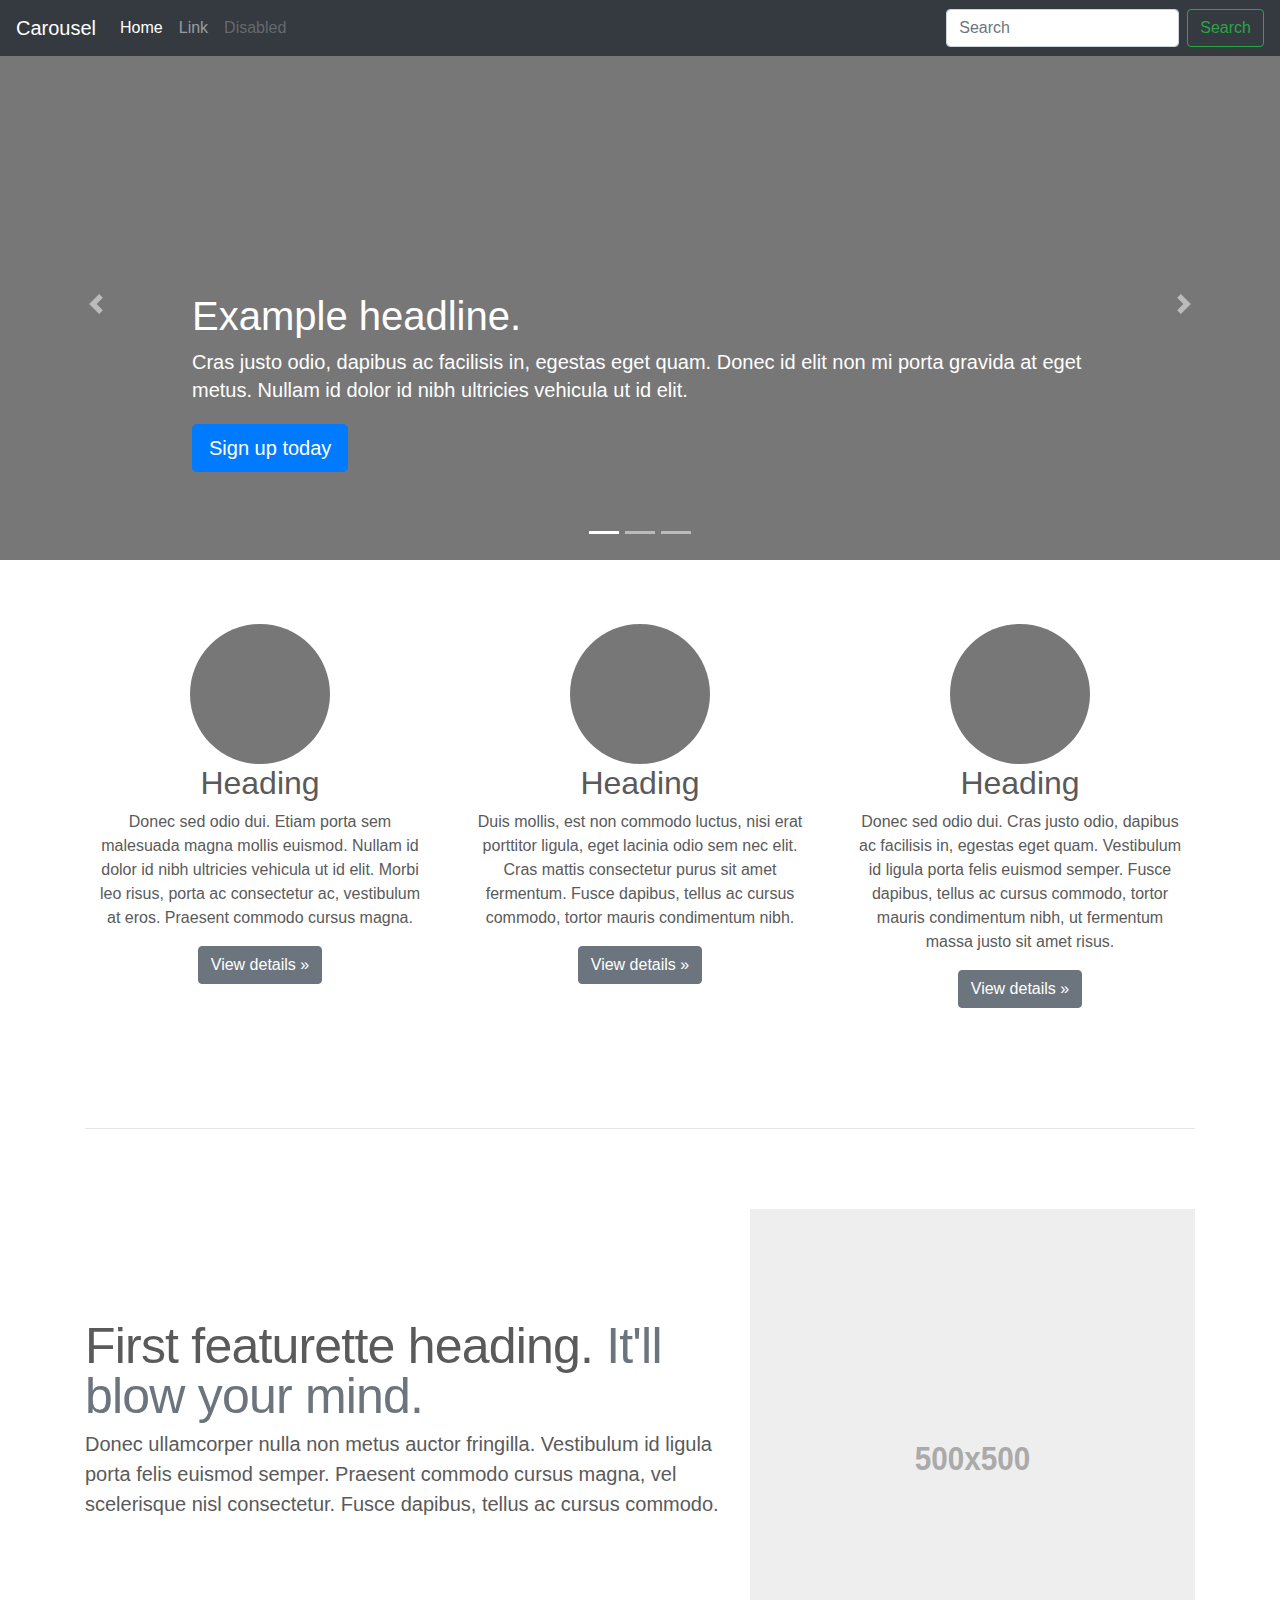
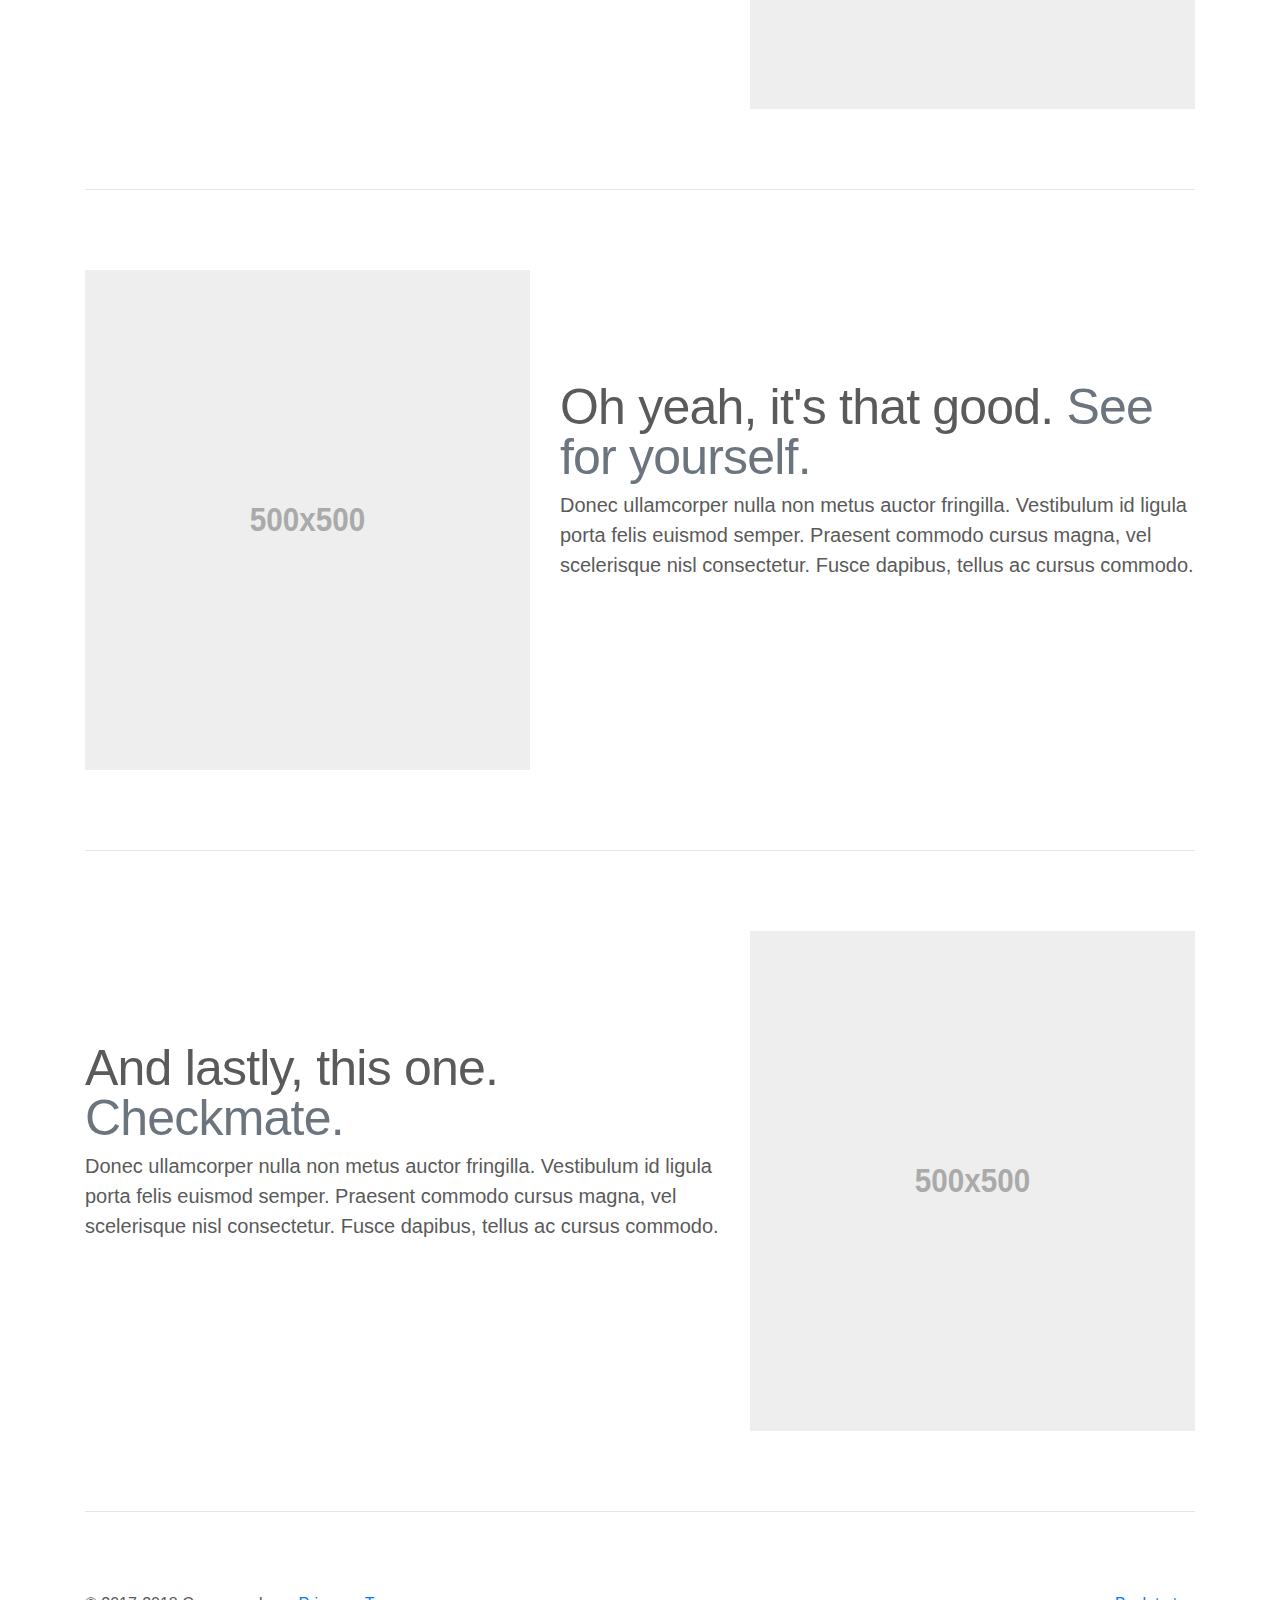
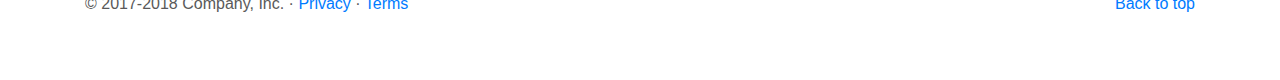
<file: bootstrap-4.0.0/docs/4.0/examples/carousel/index.html>
<!doctype html>
<html lang="en">
  <head>
    <meta charset="utf-8">
    <meta name="viewport" content="width=device-width, initial-scale=1, shrink-to-fit=no">
    <meta name="description" content="">
    <meta name="author" content="">
    <link rel="icon" href="../../../../favicon.ico">

    <title>Carousel Template for Bootstrap</title>

    <!-- Bootstrap core CSS -->
    <link href="../../../../dist/css/bootstrap.min.css" rel="stylesheet">

    <!-- Custom styles for this template -->
    <link href="carousel.css" rel="stylesheet">
  </head>
  <body>

    <header>
      <nav class="navbar navbar-expand-md navbar-dark fixed-top bg-dark">
        <a class="navbar-brand" href="#">Carousel</a>
        <button class="navbar-toggler" type="button" data-toggle="collapse" data-target="#navbarCollapse" aria-controls="navbarCollapse" aria-expanded="false" aria-label="Toggle navigation">
          <span class="navbar-toggler-icon"></span>
        </button>
        <div class="collapse navbar-collapse" id="navbarCollapse">
          <ul class="navbar-nav mr-auto">
            <li class="nav-item active">
              <a class="nav-link" href="#">Home <span class="sr-only">(current)</span></a>
            </li>
            <li class="nav-item">
              <a class="nav-link" href="#">Link</a>
            </li>
            <li class="nav-item">
              <a class="nav-link disabled" href="#">Disabled</a>
            </li>
          </ul>
          <form class="form-inline mt-2 mt-md-0">
            <input class="form-control mr-sm-2" type="text" placeholder="Search" aria-label="Search">
            <button class="btn btn-outline-success my-2 my-sm-0" type="submit">Search</button>
          </form>
        </div>
      </nav>
    </header>

    <main role="main">

      <div id="myCarousel" class="carousel slide" data-ride="carousel">
        <ol class="carousel-indicators">
          <li data-target="#myCarousel" data-slide-to="0" class="active"></li>
          <li data-target="#myCarousel" data-slide-to="1"></li>
          <li data-target="#myCarousel" data-slide-to="2"></li>
        </ol>
        <div class="carousel-inner">
          <div class="carousel-item active">
            <img class="first-slide" src="[data-uri]" alt="First slide">
            <div class="container">
              <div class="carousel-caption text-left">
                <h1>Example headline.</h1>
                <p>Cras justo odio, dapibus ac facilisis in, egestas eget quam. Donec id elit non mi porta gravida at eget metus. Nullam id dolor id nibh ultricies vehicula ut id elit.</p>
                <p><a class="btn btn-lg btn-primary" href="#" role="button">Sign up today</a></p>
              </div>
            </div>
          </div>
          <div class="carousel-item">
            <img class="second-slide" src="[data-uri]" alt="Second slide">
            <div class="container">
              <div class="carousel-caption">
                <h1>Another example headline.</h1>
                <p>Cras justo odio, dapibus ac facilisis in, egestas eget quam. Donec id elit non mi porta gravida at eget metus. Nullam id dolor id nibh ultricies vehicula ut id elit.</p>
                <p><a class="btn btn-lg btn-primary" href="#" role="button">Learn more</a></p>
              </div>
            </div>
          </div>
          <div class="carousel-item">
            <img class="third-slide" src="[data-uri]" alt="Third slide">
            <div class="container">
              <div class="carousel-caption text-right">
                <h1>One more for good measure.</h1>
                <p>Cras justo odio, dapibus ac facilisis in, egestas eget quam. Donec id elit non mi porta gravida at eget metus. Nullam id dolor id nibh ultricies vehicula ut id elit.</p>
                <p><a class="btn btn-lg btn-primary" href="#" role="button">Browse gallery</a></p>
              </div>
            </div>
          </div>
        </div>
        <a class="carousel-control-prev" href="#myCarousel" role="button" data-slide="prev">
          <span class="carousel-control-prev-icon" aria-hidden="true"></span>
          <span class="sr-only">Previous</span>
        </a>
        <a class="carousel-control-next" href="#myCarousel" role="button" data-slide="next">
          <span class="carousel-control-next-icon" aria-hidden="true"></span>
          <span class="sr-only">Next</span>
        </a>
      </div>


      <!-- Marketing messaging and featurettes
      ================================================== -->
      <!-- Wrap the rest of the page in another container to center all the content. -->

      <div class="container marketing">

        <!-- Three columns of text below the carousel -->
        <div class="row">
          <div class="col-lg-4">
            <img class="rounded-circle" src="[data-uri]" alt="Generic placeholder image" width="140" height="140">
            <h2>Heading</h2>
            <p>Donec sed odio dui. Etiam porta sem malesuada magna mollis euismod. Nullam id dolor id nibh ultricies vehicula ut id elit. Morbi leo risus, porta ac consectetur ac, vestibulum at eros. Praesent commodo cursus magna.</p>
            <p><a class="btn btn-secondary" href="#" role="button">View details &raquo;</a></p>
          </div><!-- /.col-lg-4 -->
          <div class="col-lg-4">
            <img class="rounded-circle" src="[data-uri]" alt="Generic placeholder image" width="140" height="140">
            <h2>Heading</h2>
            <p>Duis mollis, est non commodo luctus, nisi erat porttitor ligula, eget lacinia odio sem nec elit. Cras mattis consectetur purus sit amet fermentum. Fusce dapibus, tellus ac cursus commodo, tortor mauris condimentum nibh.</p>
            <p><a class="btn btn-secondary" href="#" role="button">View details &raquo;</a></p>
          </div><!-- /.col-lg-4 -->
          <div class="col-lg-4">
            <img class="rounded-circle" src="[data-uri]" alt="Generic placeholder image" width="140" height="140">
            <h2>Heading</h2>
            <p>Donec sed odio dui. Cras justo odio, dapibus ac facilisis in, egestas eget quam. Vestibulum id ligula porta felis euismod semper. Fusce dapibus, tellus ac cursus commodo, tortor mauris condimentum nibh, ut fermentum massa justo sit amet risus.</p>
            <p><a class="btn btn-secondary" href="#" role="button">View details &raquo;</a></p>
          </div><!-- /.col-lg-4 -->
        </div><!-- /.row -->


        <!-- START THE FEATURETTES -->

        <hr class="featurette-divider">

        <div class="row featurette">
          <div class="col-md-7">
            <h2 class="featurette-heading">First featurette heading. <span class="text-muted">It'll blow your mind.</span></h2>
            <p class="lead">Donec ullamcorper nulla non metus auctor fringilla. Vestibulum id ligula porta felis euismod semper. Praesent commodo cursus magna, vel scelerisque nisl consectetur. Fusce dapibus, tellus ac cursus commodo.</p>
          </div>
          <div class="col-md-5">
            <img class="featurette-image img-fluid mx-auto" data-src="holder.js/500x500/auto" alt="Generic placeholder image">
          </div>
        </div>

        <hr class="featurette-divider">

        <div class="row featurette">
          <div class="col-md-7 order-md-2">
            <h2 class="featurette-heading">Oh yeah, it's that good. <span class="text-muted">See for yourself.</span></h2>
            <p class="lead">Donec ullamcorper nulla non metus auctor fringilla. Vestibulum id ligula porta felis euismod semper. Praesent commodo cursus magna, vel scelerisque nisl consectetur. Fusce dapibus, tellus ac cursus commodo.</p>
          </div>
          <div class="col-md-5 order-md-1">
            <img class="featurette-image img-fluid mx-auto" data-src="holder.js/500x500/auto" alt="Generic placeholder image">
          </div>
        </div>

        <hr class="featurette-divider">

        <div class="row featurette">
          <div class="col-md-7">
            <h2 class="featurette-heading">And lastly, this one. <span class="text-muted">Checkmate.</span></h2>
            <p class="lead">Donec ullamcorper nulla non metus auctor fringilla. Vestibulum id ligula porta felis euismod semper. Praesent commodo cursus magna, vel scelerisque nisl consectetur. Fusce dapibus, tellus ac cursus commodo.</p>
          </div>
          <div class="col-md-5">
            <img class="featurette-image img-fluid mx-auto" data-src="holder.js/500x500/auto" alt="Generic placeholder image">
          </div>
        </div>

        <hr class="featurette-divider">

        <!-- /END THE FEATURETTES -->

      </div><!-- /.container -->


      <!-- FOOTER -->
      <footer class="container">
        <p class="float-right"><a href="#">Back to top</a></p>
        <p>&copy; 2017-2018 Company, Inc. &middot; <a href="#">Privacy</a> &middot; <a href="#">Terms</a></p>
      </footer>
    </main>

    <!-- Bootstrap core JavaScript
    ================================================== -->
    <!-- Placed at the end of the document so the pages load faster -->
    <script src="https://code.jquery.com/jquery-3.2.1.slim.min.js" integrity="sha384-KJ3o2DKtIkvYIK3UENzmM7KCkRr/rE9/Qpg6aAZGJwFDMVNA/GpGFF93hXpG5KkN" crossorigin="anonymous"></script>
    <script>window.jQuery || document.write('<script src="../../../../assets/js/vendor/jquery-slim.min.js"><\/script>')</script>
    <script src="../../../../assets/js/vendor/popper.min.js"></script>
    <script src="../../../../dist/js/bootstrap.min.js"></script>
    <!-- Just to make our placeholder images work. Don't actually copy the next line! -->
    <script src="../../../../assets/js/vendor/holder.min.js"></script>
  </body>
</html>
</file>
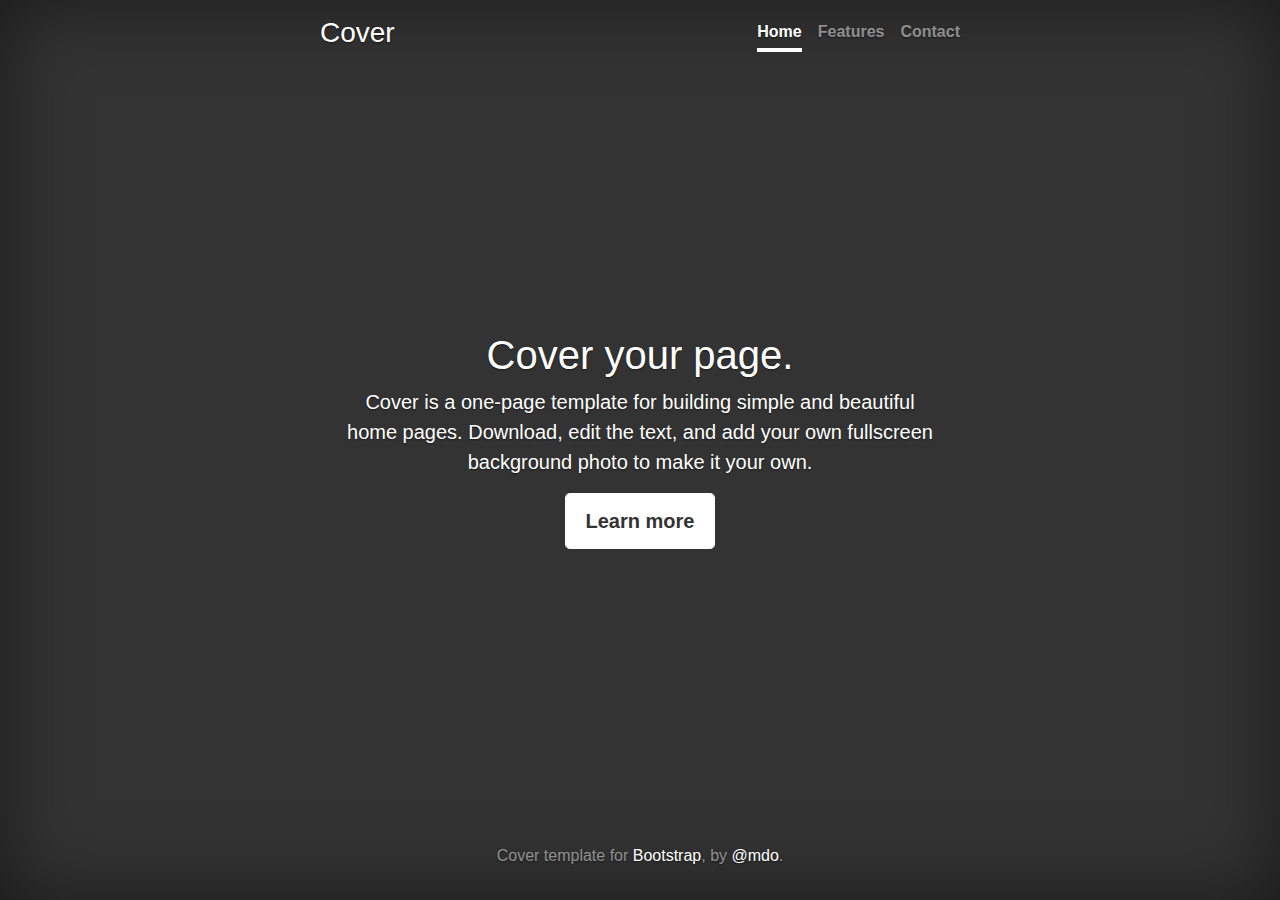
<file: bootstrap-4.0.0/docs/4.0/examples/cover/index.html>
<!doctype html>
<html lang="en">
  <head>
    <meta charset="utf-8">
    <meta name="viewport" content="width=device-width, initial-scale=1, shrink-to-fit=no">
    <meta name="description" content="">
    <meta name="author" content="">
    <link rel="icon" href="../../../../favicon.ico">

    <title>Cover Template for Bootstrap</title>

    <!-- Bootstrap core CSS -->
    <link href="../../../../dist/css/bootstrap.min.css" rel="stylesheet">

    <!-- Custom styles for this template -->
    <link href="cover.css" rel="stylesheet">
  </head>

  <body class="text-center">

    <div class="cover-container d-flex h-100 p-3 mx-auto flex-column">
      <header class="masthead mb-auto">
        <div class="inner">
          <h3 class="masthead-brand">Cover</h3>
          <nav class="nav nav-masthead justify-content-center">
            <a class="nav-link active" href="#">Home</a>
            <a class="nav-link" href="#">Features</a>
            <a class="nav-link" href="#">Contact</a>
          </nav>
        </div>
      </header>

      <main role="main" class="inner cover">
        <h1 class="cover-heading">Cover your page.</h1>
        <p class="lead">Cover is a one-page template for building simple and beautiful home pages. Download, edit the text, and add your own fullscreen background photo to make it your own.</p>
        <p class="lead">
          <a href="#" class="btn btn-lg btn-secondary">Learn more</a>
        </p>
      </main>

      <footer class="mastfoot mt-auto">
        <div class="inner">
          <p>Cover template for <a href="https://getbootstrap.com/">Bootstrap</a>, by <a href="https://twitter.com/mdo">@mdo</a>.</p>
        </div>
      </footer>
    </div>


    <!-- Bootstrap core JavaScript
    ================================================== -->
    <!-- Placed at the end of the document so the pages load faster -->
    <script src="https://code.jquery.com/jquery-3.2.1.slim.min.js" integrity="sha384-KJ3o2DKtIkvYIK3UENzmM7KCkRr/rE9/Qpg6aAZGJwFDMVNA/GpGFF93hXpG5KkN" crossorigin="anonymous"></script>
    <script>window.jQuery || document.write('<script src="../../../../assets/js/vendor/jquery-slim.min.js"><\/script>')</script>
    <script src="../../../../assets/js/vendor/popper.min.js"></script>
    <script src="../../../../dist/js/bootstrap.min.js"></script>
  </body>
</html>
</file>
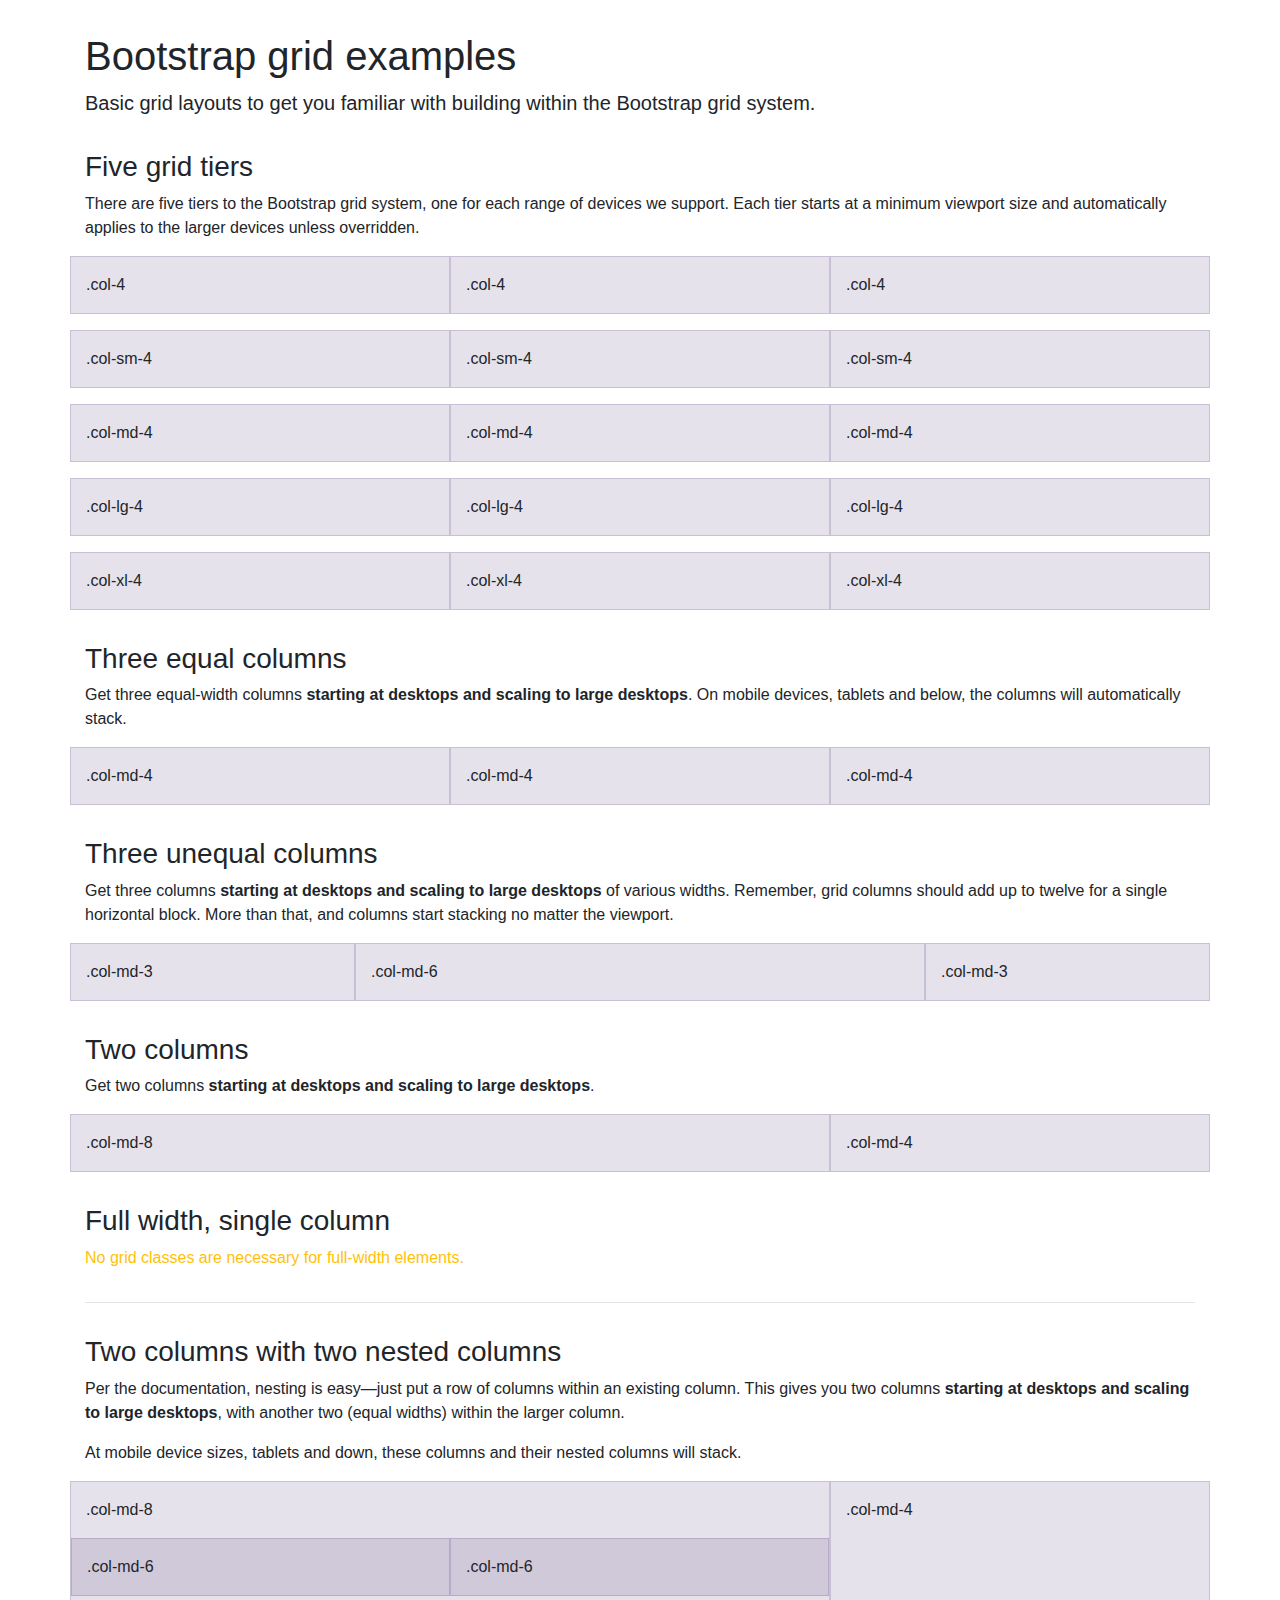
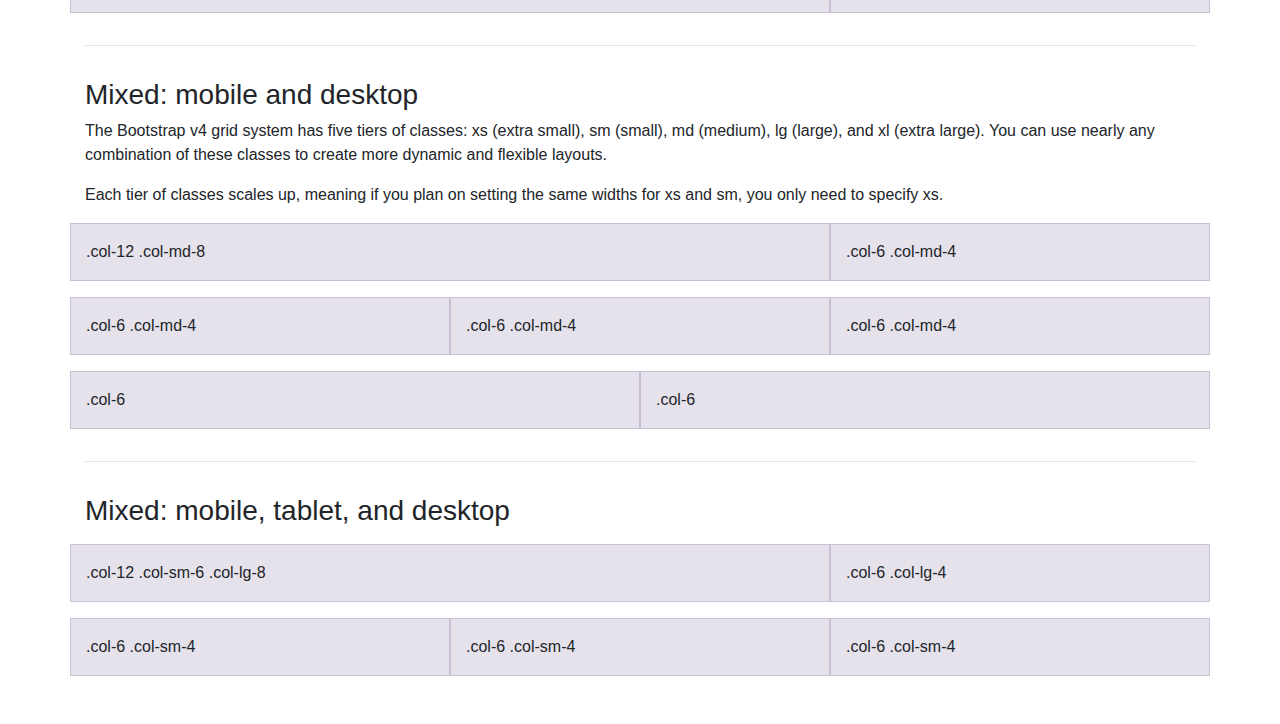
<file: bootstrap-4.0.0/docs/4.0/examples/grid/index.html>
<!doctype html>
<html lang="en">
  <head>
    <meta charset="utf-8">
    <meta name="viewport" content="width=device-width, initial-scale=1, shrink-to-fit=no">
    <meta name="description" content="">
    <meta name="author" content="">
    <link rel="icon" href="../../../../favicon.ico">

    <title>Grid Template for Bootstrap</title>

    <!-- Bootstrap core CSS -->
    <link href="../../../../dist/css/bootstrap.min.css" rel="stylesheet">

    <!-- Custom styles for this template -->
    <link href="grid.css" rel="stylesheet">
  </head>

  <body>
    <div class="container">

      <h1>Bootstrap grid examples</h1>
      <p class="lead">Basic grid layouts to get you familiar with building within the Bootstrap grid system.</p>

      <h3>Five grid tiers</h3>
      <p>There are five tiers to the Bootstrap grid system, one for each range of devices we support. Each tier starts at a minimum viewport size and automatically applies to the larger devices unless overridden.</p>

      <div class="row">
        <div class="col-4">.col-4</div>
        <div class="col-4">.col-4</div>
        <div class="col-4">.col-4</div>
      </div>

      <div class="row">
        <div class="col-sm-4">.col-sm-4</div>
        <div class="col-sm-4">.col-sm-4</div>
        <div class="col-sm-4">.col-sm-4</div>
      </div>

      <div class="row">
        <div class="col-md-4">.col-md-4</div>
        <div class="col-md-4">.col-md-4</div>
        <div class="col-md-4">.col-md-4</div>
      </div>

      <div class="row">
        <div class="col-lg-4">.col-lg-4</div>
        <div class="col-lg-4">.col-lg-4</div>
        <div class="col-lg-4">.col-lg-4</div>
      </div>

      <div class="row">
        <div class="col-xl-4">.col-xl-4</div>
        <div class="col-xl-4">.col-xl-4</div>
        <div class="col-xl-4">.col-xl-4</div>
      </div>

      <h3>Three equal columns</h3>
      <p>Get three equal-width columns <strong>starting at desktops and scaling to large desktops</strong>. On mobile devices, tablets and below, the columns will automatically stack.</p>
      <div class="row">
        <div class="col-md-4">.col-md-4</div>
        <div class="col-md-4">.col-md-4</div>
        <div class="col-md-4">.col-md-4</div>
      </div>

      <h3>Three unequal columns</h3>
      <p>Get three columns <strong>starting at desktops and scaling to large desktops</strong> of various widths. Remember, grid columns should add up to twelve for a single horizontal block. More than that, and columns start stacking no matter the viewport.</p>
      <div class="row">
        <div class="col-md-3">.col-md-3</div>
        <div class="col-md-6">.col-md-6</div>
        <div class="col-md-3">.col-md-3</div>
      </div>

      <h3>Two columns</h3>
      <p>Get two columns <strong>starting at desktops and scaling to large desktops</strong>.</p>
      <div class="row">
        <div class="col-md-8">.col-md-8</div>
        <div class="col-md-4">.col-md-4</div>
      </div>

      <h3>Full width, single column</h3>
      <p class="text-warning">No grid classes are necessary for full-width elements.</p>

      <hr>

      <h3>Two columns with two nested columns</h3>
      <p>Per the documentation, nesting is easy—just put a row of columns within an existing column. This gives you two columns <strong>starting at desktops and scaling to large desktops</strong>, with another two (equal widths) within the larger column.</p>
      <p>At mobile device sizes, tablets and down, these columns and their nested columns will stack.</p>
      <div class="row">
        <div class="col-md-8">
          .col-md-8
          <div class="row">
            <div class="col-md-6">.col-md-6</div>
            <div class="col-md-6">.col-md-6</div>
          </div>
        </div>
        <div class="col-md-4">.col-md-4</div>
      </div>

      <hr>

      <h3>Mixed: mobile and desktop</h3>
      <p>The Bootstrap v4 grid system has five tiers of classes: xs (extra small), sm (small), md (medium), lg (large), and xl (extra large). You can use nearly any combination of these classes to create more dynamic and flexible layouts.</p>
      <p>Each tier of classes scales up, meaning if you plan on setting the same widths for xs and sm, you only need to specify xs.</p>
      <div class="row">
        <div class="col-12 col-md-8">.col-12 .col-md-8</div>
        <div class="col-6 col-md-4">.col-6 .col-md-4</div>
      </div>
      <div class="row">
        <div class="col-6 col-md-4">.col-6 .col-md-4</div>
        <div class="col-6 col-md-4">.col-6 .col-md-4</div>
        <div class="col-6 col-md-4">.col-6 .col-md-4</div>
      </div>
      <div class="row">
        <div class="col-6">.col-6</div>
        <div class="col-6">.col-6</div>
      </div>

      <hr>

      <h3>Mixed: mobile, tablet, and desktop</h3>
      <p></p>
      <div class="row">
        <div class="col-12 col-sm-6 col-lg-8">.col-12 .col-sm-6 .col-lg-8</div>
        <div class="col-6 col-lg-4">.col-6 .col-lg-4</div>
      </div>
      <div class="row">
        <div class="col-6 col-sm-4">.col-6 .col-sm-4</div>
        <div class="col-6 col-sm-4">.col-6 .col-sm-4</div>
        <div class="col-6 col-sm-4">.col-6 .col-sm-4</div>
      </div>

    </div> <!-- /container -->
  </body>
</html>
</file>
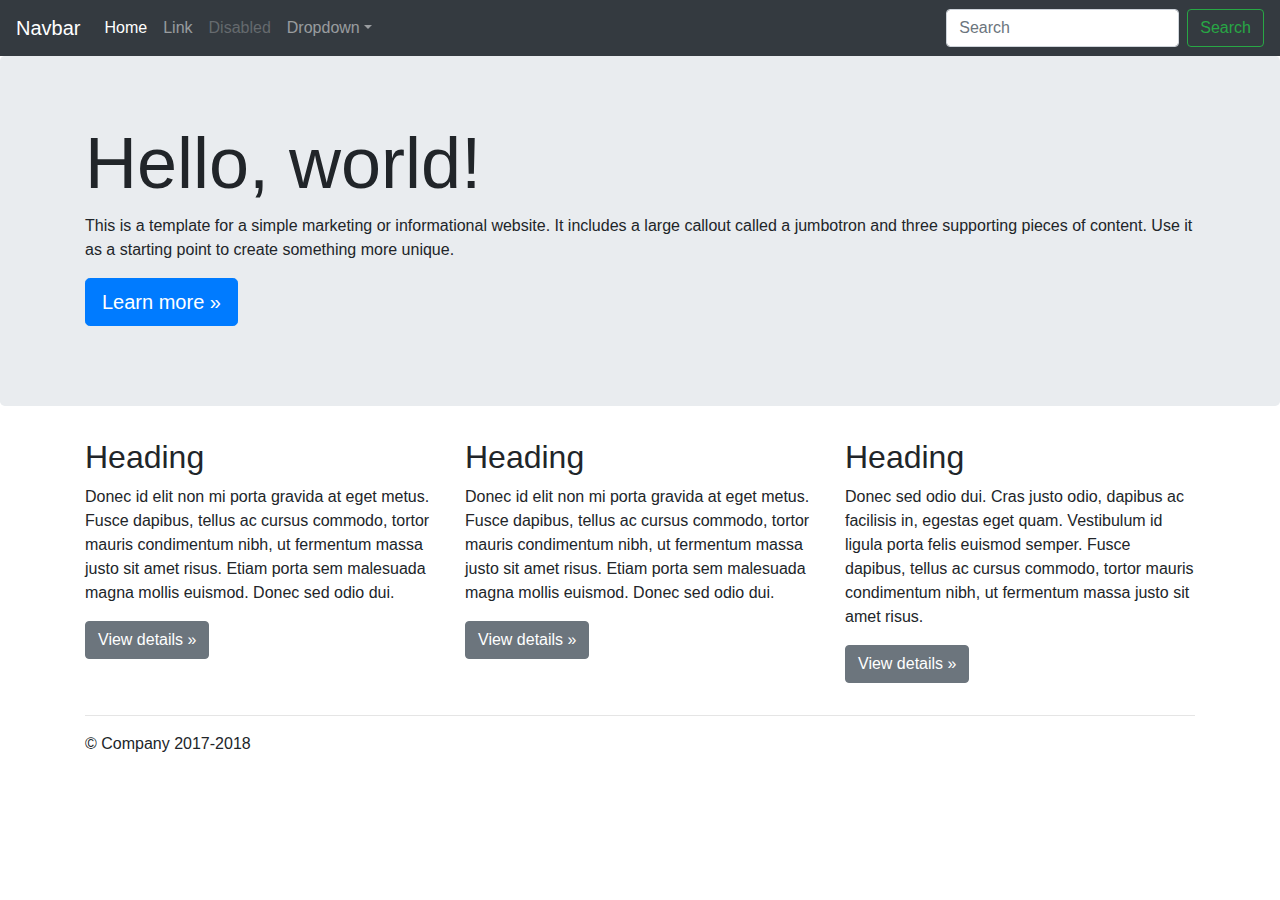
<file: bootstrap-4.0.0/docs/4.0/examples/jumbotron/index.html>
<!doctype html>
<html lang="en">
  <head>
    <meta charset="utf-8">
    <meta name="viewport" content="width=device-width, initial-scale=1, shrink-to-fit=no">
    <meta name="description" content="">
    <meta name="author" content="">
    <link rel="icon" href="../../../../favicon.ico">

    <title>Jumbotron Template for Bootstrap</title>

    <!-- Bootstrap core CSS -->
    <link href="../../../../dist/css/bootstrap.min.css" rel="stylesheet">

    <!-- Custom styles for this template -->
    <link href="jumbotron.css" rel="stylesheet">
  </head>

  <body>

    <nav class="navbar navbar-expand-md navbar-dark fixed-top bg-dark">
      <a class="navbar-brand" href="#">Navbar</a>
      <button class="navbar-toggler" type="button" data-toggle="collapse" data-target="#navbarsExampleDefault" aria-controls="navbarsExampleDefault" aria-expanded="false" aria-label="Toggle navigation">
        <span class="navbar-toggler-icon"></span>
      </button>

      <div class="collapse navbar-collapse" id="navbarsExampleDefault">
        <ul class="navbar-nav mr-auto">
          <li class="nav-item active">
            <a class="nav-link" href="#">Home <span class="sr-only">(current)</span></a>
          </li>
          <li class="nav-item">
            <a class="nav-link" href="#">Link</a>
          </li>
          <li class="nav-item">
            <a class="nav-link disabled" href="#">Disabled</a>
          </li>
          <li class="nav-item dropdown">
            <a class="nav-link dropdown-toggle" href="http://example.com" id="dropdown01" data-toggle="dropdown" aria-haspopup="true" aria-expanded="false">Dropdown</a>
            <div class="dropdown-menu" aria-labelledby="dropdown01">
              <a class="dropdown-item" href="#">Action</a>
              <a class="dropdown-item" href="#">Another action</a>
              <a class="dropdown-item" href="#">Something else here</a>
            </div>
          </li>
        </ul>
        <form class="form-inline my-2 my-lg-0">
          <input class="form-control mr-sm-2" type="text" placeholder="Search" aria-label="Search">
          <button class="btn btn-outline-success my-2 my-sm-0" type="submit">Search</button>
        </form>
      </div>
    </nav>

    <main role="main">

      <!-- Main jumbotron for a primary marketing message or call to action -->
      <div class="jumbotron">
        <div class="container">
          <h1 class="display-3">Hello, world!</h1>
          <p>This is a template for a simple marketing or informational website. It includes a large callout called a jumbotron and three supporting pieces of content. Use it as a starting point to create something more unique.</p>
          <p><a class="btn btn-primary btn-lg" href="#" role="button">Learn more &raquo;</a></p>
        </div>
      </div>

      <div class="container">
        <!-- Example row of columns -->
        <div class="row">
          <div class="col-md-4">
            <h2>Heading</h2>
            <p>Donec id elit non mi porta gravida at eget metus. Fusce dapibus, tellus ac cursus commodo, tortor mauris condimentum nibh, ut fermentum massa justo sit amet risus. Etiam porta sem malesuada magna mollis euismod. Donec sed odio dui. </p>
            <p><a class="btn btn-secondary" href="#" role="button">View details &raquo;</a></p>
          </div>
          <div class="col-md-4">
            <h2>Heading</h2>
            <p>Donec id elit non mi porta gravida at eget metus. Fusce dapibus, tellus ac cursus commodo, tortor mauris condimentum nibh, ut fermentum massa justo sit amet risus. Etiam porta sem malesuada magna mollis euismod. Donec sed odio dui. </p>
            <p><a class="btn btn-secondary" href="#" role="button">View details &raquo;</a></p>
          </div>
          <div class="col-md-4">
            <h2>Heading</h2>
            <p>Donec sed odio dui. Cras justo odio, dapibus ac facilisis in, egestas eget quam. Vestibulum id ligula porta felis euismod semper. Fusce dapibus, tellus ac cursus commodo, tortor mauris condimentum nibh, ut fermentum massa justo sit amet risus.</p>
            <p><a class="btn btn-secondary" href="#" role="button">View details &raquo;</a></p>
          </div>
        </div>

        <hr>

      </div> <!-- /container -->

    </main>

    <footer class="container">
      <p>&copy; Company 2017-2018</p>
    </footer>

    <!-- Bootstrap core JavaScript
    ================================================== -->
    <!-- Placed at the end of the document so the pages load faster -->
    <script src="https://code.jquery.com/jquery-3.2.1.slim.min.js" integrity="sha384-KJ3o2DKtIkvYIK3UENzmM7KCkRr/rE9/Qpg6aAZGJwFDMVNA/GpGFF93hXpG5KkN" crossorigin="anonymous"></script>
    <script>window.jQuery || document.write('<script src="../../../../assets/js/vendor/jquery-slim.min.js"><\/script>')</script>
    <script src="../../../../assets/js/vendor/popper.min.js"></script>
    <script src="../../../../dist/js/bootstrap.min.js"></script>
  </body>
</html>
</file>
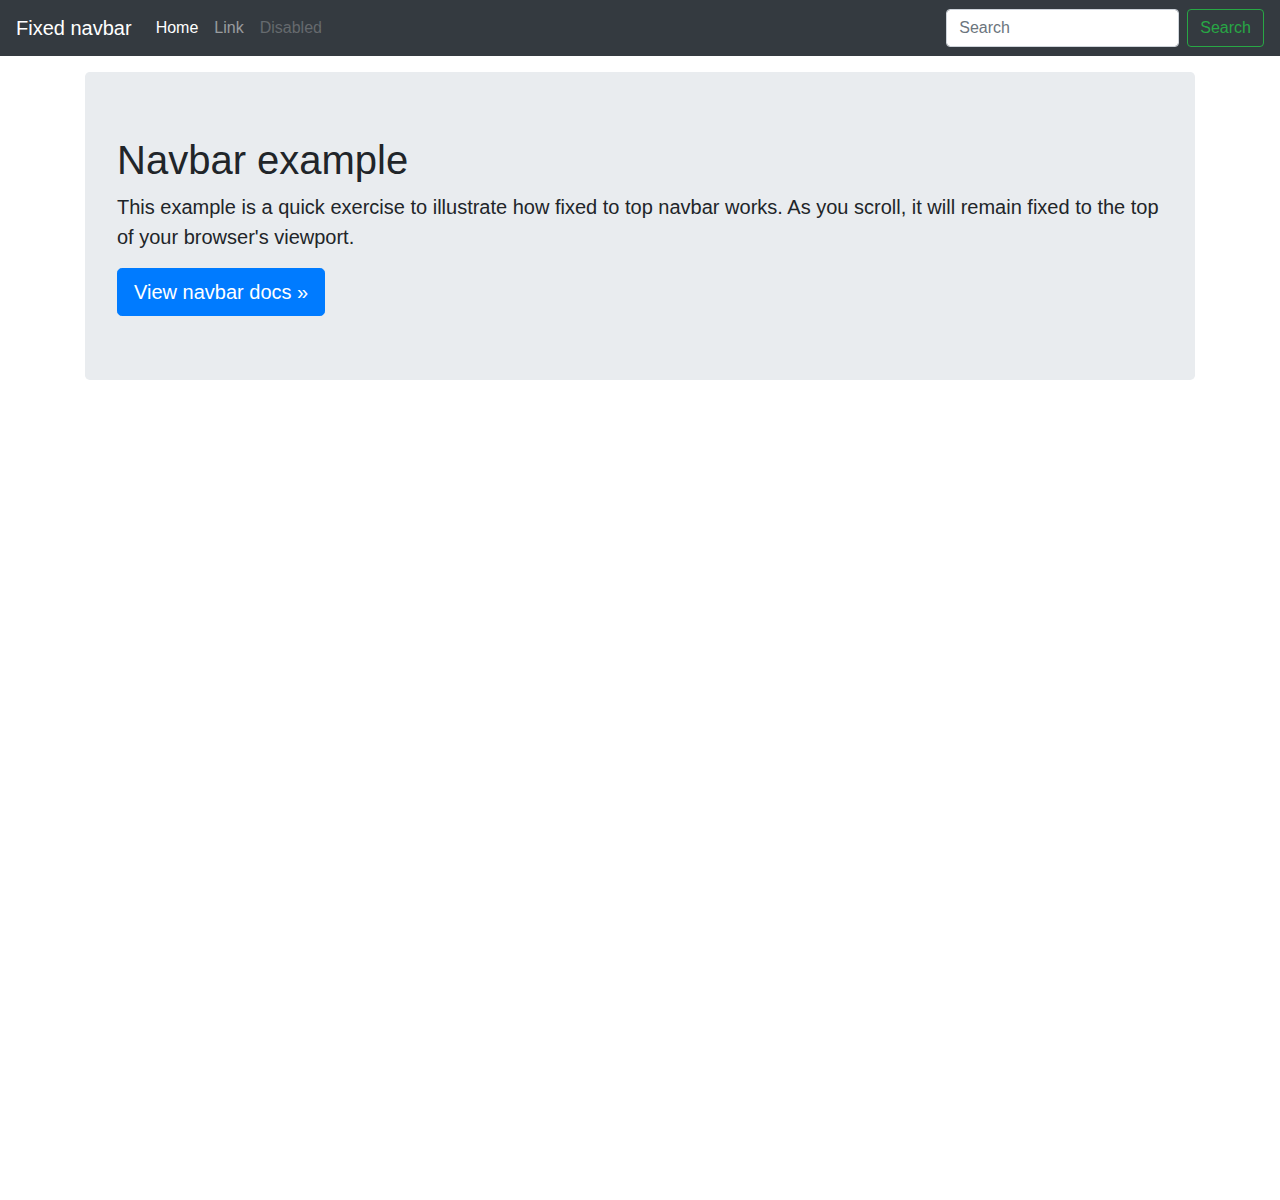
<file: bootstrap-4.0.0/docs/4.0/examples/navbar-fixed/index.html>
<!doctype html>
<html lang="en">
  <head>
    <meta charset="utf-8">
    <meta name="viewport" content="width=device-width, initial-scale=1, shrink-to-fit=no">
    <meta name="description" content="">
    <meta name="author" content="">
    <link rel="icon" href="../../../../favicon.ico">

    <title>Fixed top navbar example for Bootstrap</title>

    <!-- Bootstrap core CSS -->
    <link href="../../../../dist/css/bootstrap.min.css" rel="stylesheet">

    <!-- Custom styles for this template -->
    <link href="navbar-top-fixed.css" rel="stylesheet">
  </head>

  <body>

    <nav class="navbar navbar-expand-md navbar-dark fixed-top bg-dark">
      <a class="navbar-brand" href="#">Fixed navbar</a>
      <button class="navbar-toggler" type="button" data-toggle="collapse" data-target="#navbarCollapse" aria-controls="navbarCollapse" aria-expanded="false" aria-label="Toggle navigation">
        <span class="navbar-toggler-icon"></span>
      </button>
      <div class="collapse navbar-collapse" id="navbarCollapse">
        <ul class="navbar-nav mr-auto">
          <li class="nav-item active">
            <a class="nav-link" href="#">Home <span class="sr-only">(current)</span></a>
          </li>
          <li class="nav-item">
            <a class="nav-link" href="#">Link</a>
          </li>
          <li class="nav-item">
            <a class="nav-link disabled" href="#">Disabled</a>
          </li>
        </ul>
        <form class="form-inline mt-2 mt-md-0">
          <input class="form-control mr-sm-2" type="text" placeholder="Search" aria-label="Search">
          <button class="btn btn-outline-success my-2 my-sm-0" type="submit">Search</button>
        </form>
      </div>
    </nav>

    <main role="main" class="container">
      <div class="jumbotron">
        <h1>Navbar example</h1>
        <p class="lead">This example is a quick exercise to illustrate how fixed to top navbar works. As you scroll, it will remain fixed to the top of your browser's viewport.</p>
        <a class="btn btn-lg btn-primary" href="../../components/navbar/" role="button">View navbar docs &raquo;</a>
      </div>
    </main>

    <!-- Bootstrap core JavaScript
    ================================================== -->
    <!-- Placed at the end of the document so the pages load faster -->
    <script src="https://code.jquery.com/jquery-3.2.1.slim.min.js" integrity="sha384-KJ3o2DKtIkvYIK3UENzmM7KCkRr/rE9/Qpg6aAZGJwFDMVNA/GpGFF93hXpG5KkN" crossorigin="anonymous"></script>
    <script>window.jQuery || document.write('<script src="../../../../assets/js/vendor/jquery-slim.min.js"><\/script>')</script>
    <script src="../../../../assets/js/vendor/popper.min.js"></script>
    <script src="../../../../dist/js/bootstrap.min.js"></script>
  </body>
</html>
</file>
<file: assets/css/fontello.css>
@font-face {
  font-family: 'fontello';
  src: url('../fonts/fontello/fontello.eot?76007318');
  src: url('../fonts/fontello/fontello.eot?76007318#iefix') format('embedded-opentype'),
       url('../fonts/fontello/fontello.woff?76007318') format('woff'),
       url('../fonts/fontello/fontello.ttf?76007318') format('truetype'),
       url('../fonts/fontello/fontello.svg?76007318#fontello') format('svg');
  font-weight: normal;
  font-style: normal;
}
/* Chrome hack: SVG is rendered more smooth in Windozze. 100% magic, uncomment if you need it. */
/* Note, that will break hinting! In other OS-es font will be not as sharp as it could be */
/*
@media screen and (-webkit-min-device-pixel-ratio:0) {
  @font-face {
    font-family: 'fontello';
    src: url('../font/fontello.svg?76007318#fontello') format('svg');
  }
}
*/
 
 [class^="icon-"]:before, [class*=" icon-"]:before {
  font-family: "fontello";
  font-style: normal;
  font-weight: normal;
  speak: none;
 
  display: inline-block;
  text-decoration: inherit;
  width: 1em;
  margin-right: .2em;
  text-align: center;
  /* opacity: .8; */
 
  /* For safety - reset parent styles, that can break glyph codes*/
  font-variant: normal;
  text-transform: none;
     
  /* fix buttons height, for twitter bootstrap */
  line-height: 1em;
 
  /* Animation center compensation - margins should be symmetric */
  /* remove if not needed */
  margin-left: .2em;
 
  /* you can be more comfortable with increased icons size */
  /* font-size: 120%; */
 
  /* Uncomment for 3D effect */
  /* text-shadow: 1px 1px 1px rgba(127, 127, 127, 0.3); */
}
 
.icon-location:before { content: '\e800'; } /* '' */
.icon-mail:before { content: '\e801'; } /* '' */
.icon-cloud:before { content: '\e802'; } /* '' */
</file>
<file: assets/fonts/icon-7-stroke/css/pe-icon-7-stroke.css>
@font-face {
	font-family: 'Pe-icon-7-stroke';
	src:url('../fonts/Pe-icon-7-stroke.eot?-2irksn');
	src:url('../fonts/Pe-icon-7-stroke.eot?#iefix-2irksn') format('embedded-opentype'),
		url('../fonts/Pe-icon-7-stroke.woff?-2irksn') format('woff'),
		url('../fonts/Pe-icon-7-stroke.ttf?-2irksn') format('truetype'),
		url('../fonts/Pe-icon-7-stroke.svg?-2irksn#Pe-icon-7-stroke') format('svg');
	font-weight: normal;
	font-style: normal;
}

[class^="pe-7s-"], [class*=" pe-7s-"] {
	display: inline-block;
	font-family: 'Pe-icon-7-stroke';
	speak: none;
	font-style: normal;
	font-weight: normal;
	font-variant: normal;
	text-transform: none;
	line-height: 1;

	/* Better Font Rendering =========== */
	-webkit-font-smoothing: antialiased;
	-moz-osx-font-smoothing: grayscale;
}
[class^="pe-6s-"], [class*=" pe-6s-"] {
	display: inline-block;
	font-family: 'Pe-icon-7-stroke';
	speak: none;
	font-style: normal;
	font-weight: normal;
	font-variant: normal;
	text-transform: none;
	line-height: 1;

	/* Better Font Rendering =========== */
	-webkit-font-smoothing: antialiased;
	-moz-osx-font-smoothing: grayscale;
}
.pe-7s-cloud-upload:before {
	content: "\e68a";
}
.pe-7s-cash:before {
	content: "\e68c";
}
.pe-7s-close:before {
	content: "\e680";
}
.pe-7s-bluetooth:before {
	content: "\e68d";
}
.pe-7s-cloud-download:before {
	content: "\e68b";
}
.pe-7s-way:before {
	content: "\e68e";
}
.pe-7s-close-circle:before {
	content: "\e681";
}
.pe-7s-id:before {
	content: "\e68f";
}
.pe-7s-angle-up:before {
	content: "\e682";
}
.pe-7s-wristwatch:before {
	content: "\e690";
}
.pe-7s-angle-up-circle:before {
	content: "\e683";
}
.pe-7s-world:before {
	content: "\e691";
}
.pe-7s-angle-right:before {
	content: "\e684";
}
.pe-7s-volume:before {
	content: "\e692";
}
.pe-7s-angle-right-circle:before {
	content: "\e685";
}
.pe-7s-users:before {
	content: "\e693";
}
.pe-7s-angle-left:before {
	content: "\e686";
}
.pe-7s-user-female:before {
	content: "\e694";
}
.pe-7s-angle-left-circle:before {
	content: "\e687";
}
.pe-7s-up-arrow:before {
	content: "\e695";
}
.pe-7s-angle-down:before {
	content: "\e688";
}
.pe-7s-switch:before {
	content: "\e696";
}
.pe-7s-angle-down-circle:before {
	content: "\e689";
}
.pe-7s-scissors:before {
	content: "\e697";
}
.pe-7s-wallet:before {
	content: "\e600";
}
.pe-7s-safe:before {
	content: "\e698";
}
.pe-7s-volume2:before {
	content: "\e601";
}
.pe-7s-volume1:before {
	content: "\e602";
}
.pe-7s-voicemail:before {
	content: "\e603";
}
.pe-7s-video:before {
	content: "\e604";
}
.pe-7s-user:before {
	content: "\e605";
}
.pe-7s-upload:before {
	content: "\e606";
}
.pe-7s-unlock:before {
	content: "\e607";
}
.pe-7s-umbrella:before {
	content: "\e608";
}
.pe-7s-trash:before {
	content: "\e609";
}
.pe-7s-tools:before {
	content: "\e60a";
}
.pe-7s-timer:before {
	content: "\e60b";
}
.pe-7s-ticket:before {
	content: "\e60c";
}
.pe-7s-target:before {
	content: "\e60d";
}
.pe-7s-sun:before {
	content: "\e60e";
}
.pe-7s-study:before {
	content: "\e60f";
}
.pe-7s-stopwatch:before {
	content: "\e610";
}
.pe-7s-star:before {
	content: "\e611";
}
.pe-7s-speaker:before {
	content: "\e612";
}
.pe-7s-signal:before {
	content: "\e613";
}
.pe-7s-shuffle:before {
	content: "\e614";
}
.pe-7s-shopbag:before {
	content: "\e615";
}
.pe-7s-share:before {
	content: "\e616";
}
.pe-7s-server:before {
	content: "\e617";
}
.pe-7s-search:before {
	content: "\e618";
}
.pe-7s-film:before {
	content: "\e6a5";
}
.pe-7s-science:before {
	content: "\e619";
}
.pe-7s-disk:before {
	content: "\e6a6";
}
.pe-7s-ribbon:before {
	content: "\e61a";
}
.pe-7s-repeat:before {
	content: "\e61b";
}
.pe-7s-refresh:before {
	content: "\e61c";
}
.pe-7s-add-user:before {
	content: "\e6a9";
}
.pe-7s-refresh-cloud:before {
	content: "\e61d";
}
.pe-7s-paperclip:before {
	content: "\e69c";
}
.pe-7s-radio:before {
	content: "\e61e";
}
.pe-7s-note2:before {
	content: "\e69d";
}
.pe-7s-print:before {
	content: "\e61f";
}
.pe-7s-network:before {
	content: "\e69e";
}
.pe-7s-prev:before {
	content: "\e620";
}
.pe-7s-mute:before {
	content: "\e69f";
}
.pe-7s-power:before {
	content: "\e621";
}
.pe-7s-medal:before {
	content: "\e6a0";
}
.pe-7s-portfolio:before {
	content: "\e622";
}
.pe-7s-like2:before {
	content: "\e6a1";
}
.pe-7s-plus:before {
	content: "\e623";
}
.pe-7s-left-arrow:before {
	content: "\e6a2";
}
.pe-7s-play:before {
	content: "\e624";
}
.pe-7s-key:before {
	content: "\e6a3";
}
.pe-7s-plane:before {
	content: "\e625";
}
.pe-7s-joy:before {
	content: "\e6a4";
}
.pe-7s-photo-gallery:before {
	content: "\e626";
}
.pe-7s-pin:before {
	content: "\e69b";
}
.pe-7s-phone:before {
	content: "\e627";
}
.pe-7s-plug:before {
	content: "\e69a";
}
.pe-7s-pen:before {
	content: "\e628";
}
.pe-7s-right-arrow:before {
	content: "\e699";
}
.pe-7s-paper-plane:before {
	content: "\e629";
}
.pe-7s-delete-user:before {
	content: "\e6a7";
}
.pe-7s-paint:before {
	content: "\e62a";
}
.pe-7s-bottom-arrow:before {
	content: "\e6a8";
}
.pe-7s-notebook:before {
	content: "\e62b";
}
.pe-7s-note:before {
	content: "\e62c";
}
.pe-7s-next:before {
	content: "\e62d";
}
.pe-7s-news-paper:before {
	content: "\e62e";
}
.pe-7s-musiclist:before {
	content: "\e62f";
}
.pe-7s-music:before {
	content: "\e630";
}
.pe-7s-mouse:before {
	content: "\e631";
}
.pe-7s-more:before {
	content: "\e632";
}
.pe-7s-moon:before {
	content: "\e633";
}
.pe-7s-monitor:before {
	content: "\e634";
}
.pe-7s-micro:before {
	content: "\e635";
}
.pe-7s-menu:before {
	content: "\e636";
}
.pe-7s-map:before {
	content: "\e637";
}
.pe-7s-map-marker:before {
	content: "\e638";
}
.pe-7s-mail:before {
	content: "\e639";
}
.pe-7s-mail-open:before {
	content: "\e63a";
}
.pe-7s-mail-open-file:before {
	content: "\e63b";
}
.pe-7s-magnet:before {
	content: "\e63c";
}
.pe-7s-loop:before {
	content: "\e63d";
}
.pe-7s-look:before {
	content: "\e63e";
}
.pe-7s-lock:before {
	content: "\e63f";
}
.pe-7s-lintern:before {
	content: "\e640";
}
.pe-7s-link:before {
	content: "\e641";
}
.pe-7s-like:before {
	content: "\e642";
}
.pe-7s-light:before {
	content: "\e643";
}
.pe-7s-less:before {
	content: "\e644";
}
.pe-7s-keypad:before {
	content: "\e645";
}
.pe-7s-junk:before {
	content: "\e646";
}
.pe-7s-info:before {
	content: "\e647";
}
.pe-7s-home:before {
	content: "\e648";
}
.pe-7s-help2:before {
	content: "\e649";
}
.pe-7s-help1:before {
	content: "\e64a";
}
.pe-7s-graph3:before {
	content: "\e64b";
}
.pe-7s-graph2:before {
	content: "\e64c";
}
.pe-7s-graph1:before {
	content: "\e64d";
}
.pe-7s-graph:before {
	content: "\e64e";
}
.pe-7s-global:before {
	content: "\e64f";
}
.pe-7s-gleam:before {
	content: "\e650";
}
.pe-7s-glasses:before {
	content: "\e651";
}
.pe-7s-gift:before {
	content: "\e652";
}
.pe-7s-folder:before {
	content: "\e653";
}
.pe-7s-flag:before {
	content: "\e654";
}
.pe-7s-filter:before {
	content: "\e655";
}
.pe-7s-file:before {
	content: "\e656";
}
.pe-7s-expand1:before {
	content: "\e657";
}
.pe-7s-exapnd2:before {
	content: "\e658";
}
.pe-7s-edit:before {
	content: "\e659";
}
.pe-7s-drop:before {
	content: "\e65a";
}
.pe-7s-drawer:before {
	content: "\e65b";
}
.pe-7s-download:before {
	content: "\e65c";
}
.pe-7s-display2:before {
	content: "\e65d";
}
.pe-7s-display1:before {
	content: "\e65e";
}
.pe-7s-diskette:before {
	content: "\e65f";
}
.pe-7s-date:before {
	content: "\e660";
}
.pe-7s-cup:before {
	content: "\e661";
}
.pe-7s-culture:before {
	content: "\e662";
}
.pe-7s-crop:before {
	content: "\e663";
}
.pe-7s-credit:before {
	content: "\e664";
}
.pe-7s-copy-file:before {
	content: "\e665";
}
.pe-7s-config:before {
	content: "\e666";
}
.pe-7s-compass:before {
	content: "\e667";
}
.pe-7s-comment:before {
	content: "\e668";
}
.pe-7s-coffee:before {
	content: "\e669";
}
.pe-7s-cloud:before {
	content: "\e66a";
}
.pe-7s-clock:before {
	content: "\e66b";
}
.pe-6s-clock:before {
	content: "\e66b";
}
.pe-7s-check:before {
	content: "\e66c";
}
.pe-7s-chat:before {
	content: "\e66d";
}
.pe-7s-cart:before {
	content: "\e66e";
}
.pe-7s-camera:before {
	content: "\e66f";
}
.pe-7s-call:before {
	content: "\e670";
}
.pe-7s-calculator:before {
	content: "\e671";
}
.pe-7s-browser:before {
	content: "\e672";
}
.pe-7s-box2:before {
	content: "\e673";
}
.pe-7s-box1:before {
	content: "\e674";
}
.pe-7s-bookmarks:before {
	content: "\e675";
}
.pe-7s-bicycle:before {
	content: "\e676";
}
.pe-7s-bell:before {
	content: "\e677";
}
.pe-7s-battery:before {
	content: "\e678";
}
.pe-7s-ball:before {
	content: "\e679";
}
.pe-7s-back:before {
	content: "\e67a";
}
.pe-7s-attention:before {
	content: "\e67b";
}
.pe-7s-anchor:before {
	content: "\e67c";
}
.pe-7s-albums:before {
	content: "\e67d";
}
.pe-7s-alarm:before {
	content: "\e67e";
}
.pe-7s-airplay:before {
	content: "\e67f";
}
</file>
<file: assets/css/icheck.min_all.css>
/* iCheck plugin Square skin
----------------------------------- */
.icheckbox_square,
.iradio_square {
    display: inline-block;
    *display: inline;
    vertical-align: middle;
    margin: 0;
    padding: 0;
    width: 22px;
    height: 22px;
    background: url(../../assets/img/skin/square.png) no-repeat;
    border: none;
    cursor: pointer;
}

.icheckbox_square {
    background-position: 0 0;
}
    .icheckbox_square.hover {
        background-position: -24px 0;
    }
    .icheckbox_square.checked {
        background-position: -48px 0;
    }
    .icheckbox_square.disabled {
        background-position: -72px 0;
        cursor: default;
    }
    .icheckbox_square.checked.disabled {
        background-position: -96px 0;
    }

.iradio_square {
    background-position: -120px 0;
}
    .iradio_square.hover {
        background-position: -144px 0;
    }
    .iradio_square.checked {
        background-position: -168px 0;
    }
    .iradio_square.disabled {
        background-position: -192px 0;
        cursor: default;
    }
    .iradio_square.checked.disabled {
        background-position: -216px 0;
    }

/* HiDPI support */
@media (-o-min-device-pixel-ratio: 5/4), (-webkit-min-device-pixel-ratio: 1.25), (min-resolution: 120dpi) {
    .icheckbox_square,
    .iradio_square {
        background-image: url(../../assets/img/skin/square@2x.png);
        -webkit-background-size: 240px 24px;
        background-size: 240px 24px;
    }
}

/* red */
.icheckbox_square-red,
.iradio_square-red {
    display: inline-block;
    *display: inline;
    vertical-align: middle;
    margin: 0;
    padding: 0;
    width: 22px;
    height: 22px;
    background: url(../../assets/img/skin/red.png) no-repeat;
    border: none;
    cursor: pointer;
}

.icheckbox_square-red {
    background-position: 0 0;
}
    .icheckbox_square-red.hover {
        background-position: -24px 0;
    }
    .icheckbox_square-red.checked {
        background-position: -48px 0;
    }
    .icheckbox_square-red.disabled {
        background-position: -72px 0;
        cursor: default;
    }
    .icheckbox_square-red.checked.disabled {
        background-position: -96px 0;
    }

.iradio_square-red {
    background-position: -120px 0;
}
    .iradio_square-red.hover {
        background-position: -144px 0;
    }
    .iradio_square-red.checked {
        background-position: -168px 0;
    }
    .iradio_square-red.disabled {
        background-position: -192px 0;
        cursor: default;
    }
    .iradio_square-red.checked.disabled {
        background-position: -216px 0;
    }

/* HiDPI support */
@media (-o-min-device-pixel-ratio: 5/4), (-webkit-min-device-pixel-ratio: 1.25), (min-resolution: 120dpi) {
    .icheckbox_square-red,
    .iradio_square-red {
        background-image: url(../../assets/img/skin/red@2x.png);
        -webkit-background-size: 240px 24px;
        background-size: 240px 24px;
    }
}

/* green */
.icheckbox_square-green,
.iradio_square-green {
    display: inline-block;
    *display: inline;
    vertical-align: middle;
    margin: 0;
    padding: 0;
    width: 22px;
    height: 22px;
    background: url(../../assets/img/skin/green.png) no-repeat;
    border: none;
    cursor: pointer;
}

.icheckbox_square-green {
    background-position: 0 0;
}
    .icheckbox_square-green.hover {
        background-position: -24px 0;
    }
    .icheckbox_square-green.checked {
        background-position: -48px 0;
    }
    .icheckbox_square-green.disabled {
        background-position: -72px 0;
        cursor: default;
    }
    .icheckbox_square-green.checked.disabled {
        background-position: -96px 0;
    }

.iradio_square-green {
    background-position: -120px 0;
}
    .iradio_square-green.hover {
        background-position: -144px 0;
    }
    .iradio_square-green.checked {
        background-position: -168px 0;
    }
    .iradio_square-green.disabled {
        background-position: -192px 0;
        cursor: default;
    }
    .iradio_square-green.checked.disabled {
        background-position: -216px 0;
    }

/* HiDPI support */
@media (-o-min-device-pixel-ratio: 5/4), (-webkit-min-device-pixel-ratio: 1.25), (min-resolution: 120dpi) {
    .icheckbox_square-green,
    .iradio_square-green {
        background-image: url(../../assets/img/skin/green@2x.png);
        -webkit-background-size: 240px 24px;
        background-size: 240px 24px;
    }
}

/* blue */
.icheckbox_square-blue,
.iradio_square-blue {
    display: inline-block;
    *display: inline;
    vertical-align: middle;
    margin: 0;
    padding: 0;
    width: 22px;
    height: 22px;
    background: url(../../assets/img/skin/blue.png) no-repeat;
    border: none;
    cursor: pointer;
}

.icheckbox_square-blue {
    background-position: 0 0;
}
    .icheckbox_square-blue.hover {
        background-position: -24px 0;
    }
    .icheckbox_square-blue.checked {
        background-position: -48px 0;
    }
    .icheckbox_square-blue.disabled {
        background-position: -72px 0;
        cursor: default;
    }
    .icheckbox_square-blue.checked.disabled {
        background-position: -96px 0;
    }

.iradio_square-blue {
    background-position: -120px 0;
}
    .iradio_square-blue.hover {
        background-position: -144px 0;
    }
    .iradio_square-blue.checked {
        background-position: -168px 0;
    }
    .iradio_square-blue.disabled {
        background-position: -192px 0;
        cursor: default;
    }
    .iradio_square-blue.checked.disabled {
        background-position: -216px 0;
    }

/* HiDPI support */
@media (-o-min-device-pixel-ratio: 5/4), (-webkit-min-device-pixel-ratio: 1.25), (min-resolution: 120dpi) {
    .icheckbox_square-blue,
    .iradio_square-blue {
        background-image: url(../../assets/img/skin/blue@2x.png);
        -webkit-background-size: 240px 24px;
        background-size: 240px 24px;
    }
}

/* aero */
.icheckbox_square-aero,
.iradio_square-aero {
    display: inline-block;
    *display: inline;
    vertical-align: middle;
    margin: 0;
    padding: 0;
    width: 22px;
    height: 22px;
    background: url(../../assets/img/skin/aero.png) no-repeat;
    border: none;
    cursor: pointer;
}

.icheckbox_square-aero {
    background-position: 0 0;
}
    .icheckbox_square-aero.hover {
        background-position: -24px 0;
    }
    .icheckbox_square-aero.checked {
        background-position: -48px 0;
    }
    .icheckbox_square-aero.disabled {
        background-position: -72px 0;
        cursor: default;
    }
    .icheckbox_square-aero.checked.disabled {
        background-position: -96px 0;
    }

.iradio_square-aero {
    background-position: -120px 0;
}
    .iradio_square-aero.hover {
        background-position: -144px 0;
    }
    .iradio_square-aero.checked {
        background-position: -168px 0;
    }
    .iradio_square-aero.disabled {
        background-position: -192px 0;
        cursor: default;
    }
    .iradio_square-aero.checked.disabled {
        background-position: -216px 0;
    }

/* HiDPI support */
@media (-o-min-device-pixel-ratio: 5/4), (-webkit-min-device-pixel-ratio: 1.25), (min-resolution: 120dpi) {
    .icheckbox_square-aero,
    .iradio_square-aero {
        background-image: url(../../assets/img/skin/aero@2x.png);
        -webkit-background-size: 240px 24px;
        background-size: 240px 24px;
    }
}

/* grey */
.icheckbox_square-grey,
.iradio_square-grey {
    display: inline-block;
    *display: inline;
    vertical-align: middle;
    margin: 0;
    padding: 0;
    width: 22px;
    height: 22px;
    background: url(../../assets/img/skin/grey.png) no-repeat;
    border: none;
    cursor: pointer;
}

.icheckbox_square-grey {
    background-position: 0 0;
}
    .icheckbox_square-grey.hover {
        background-position: -24px 0;
    }
    .icheckbox_square-grey.checked {
        background-position: -48px 0;
    }
    .icheckbox_square-grey.disabled {
        background-position: -72px 0;
        cursor: default;
    }
    .icheckbox_square-grey.checked.disabled {
        background-position: -96px 0;
    }

.iradio_square-grey {
    background-position: -120px 0;
}
    .iradio_square-grey.hover {
        background-position: -144px 0;
    }
    .iradio_square-grey.checked {
        background-position: -168px 0;
    }
    .iradio_square-grey.disabled {
        background-position: -192px 0;
        cursor: default;
    }
    .iradio_square-grey.checked.disabled {
        background-position: -216px 0;
    }

/* HiDPI support */
@media (-o-min-device-pixel-ratio: 5/4), (-webkit-min-device-pixel-ratio: 1.25), (min-resolution: 120dpi) {
    .icheckbox_square-grey,
    .iradio_square-grey {
        background-image: url(../../assets/img/skin/grey@2x.png);
        -webkit-background-size: 240px 24px;
        background-size: 240px 24px;
    }
}

/* orange */
.icheckbox_square-orange,
.iradio_square-orange {
    display: inline-block;
    *display: inline;
    vertical-align: middle;
    margin: 0;
    padding: 0;
    width: 22px;
    height: 22px;
    background: url(../../assets/img/skin/orange.png) no-repeat;
    border: none;
    cursor: pointer;
}

.icheckbox_square-orange {
    background-position: 0 0;
}
    .icheckbox_square-orange.hover {
        background-position: -24px 0;
    }
    .icheckbox_square-orange.checked {
        background-position: -48px 0;
    }
    .icheckbox_square-orange.disabled {
        background-position: -72px 0;
        cursor: default;
    }
    .icheckbox_square-orange.checked.disabled {
        background-position: -96px 0;
    }

.iradio_square-orange {
    background-position: -120px 0;
}
    .iradio_square-orange.hover {
        background-position: -144px 0;
    }
    .iradio_square-orange.checked {
        background-position: -168px 0;
    }
    .iradio_square-orange.disabled {
        background-position: -192px 0;
        cursor: default;
    }
    .iradio_square-orange.checked.disabled {
        background-position: -216px 0;
    }

/* HiDPI support */
@media (-o-min-device-pixel-ratio: 5/4), (-webkit-min-device-pixel-ratio: 1.25), (min-resolution: 120dpi) {
    .icheckbox_square-orange,
    .iradio_square-orange {
        background-image: url(../../assets/img/skin/orange@2x.png);
        -webkit-background-size: 240px 24px;
        background-size: 240px 24px;
    }
}

/* yellow */
.icheckbox_square-yellow,
.iradio_square-yellow {
    display: inline-block;
    *display: inline;
    vertical-align: middle;
    margin: 0;
    padding: 0;
    width: 22px;
    height: 22px;
    background: url(../../assets/img/skin/yellow.png) no-repeat;
    border: none;
    cursor: pointer;
}

.icheckbox_square-yellow {
    background-position: 0 0;
}
    .icheckbox_square-yellow.hover {
        background-position: -24px 0;
    }
    .icheckbox_square-yellow.checked {
        background-position: -48px 0;
    }
    .icheckbox_square-yellow.disabled {
        background-position: -72px 0;
        cursor: default;
    }
    .icheckbox_square-yellow.checked.disabled {
        background-position: -96px 0;
    }

.iradio_square-yellow {
    background-position: -120px 0;
}
    .iradio_square-yellow.hover {
        background-position: -144px 0;
    }
    .iradio_square-yellow.checked {
        background-position: -168px 0;
    }
    .iradio_square-yellow.disabled {
        background-position: -192px 0;
        cursor: default;
    }
    .iradio_square-yellow.checked.disabled {
        background-position: -216px 0;
    }

/* HiDPI support */
@media (-o-min-device-pixel-ratio: 5/4), (-webkit-min-device-pixel-ratio: 1.25), (min-resolution: 120dpi) {
    .icheckbox_square-yellow,
    .iradio_square-yellow {
        background-image: url(../../assets/img/skin/yellow@2x.png);
        -webkit-background-size: 240px 24px;
        background-size: 240px 24px;
    }
}

/* pink */
.icheckbox_square-pink,
.iradio_square-pink {
    display: inline-block;
    *display: inline;
    vertical-align: middle;
    margin: 0;
    padding: 0;
    width: 22px;
    height: 22px;
    background: url(../../assets/img/skin/pink.png) no-repeat;
    border: none;
    cursor: pointer;
}

.icheckbox_square-pink {
    background-position: 0 0;
}
    .icheckbox_square-pink.hover {
        background-position: -24px 0;
    }
    .icheckbox_square-pink.checked {
        background-position: -48px 0;
    }
    .icheckbox_square-pink.disabled {
        background-position: -72px 0;
        cursor: default;
    }
    .icheckbox_square-pink.checked.disabled {
        background-position: -96px 0;
    }

.iradio_square-pink {
    background-position: -120px 0;
}
    .iradio_square-pink.hover {
        background-position: -144px 0;
    }
    .iradio_square-pink.checked {
        background-position: -168px 0;
    }
    .iradio_square-pink.disabled {
        background-position: -192px 0;
        cursor: default;
    }
    .iradio_square-pink.checked.disabled {
        background-position: -216px 0;
    }

/* HiDPI support */
@media (-o-min-device-pixel-ratio: 5/4), (-webkit-min-device-pixel-ratio: 1.25), (min-resolution: 120dpi) {
    .icheckbox_square-pink,
    .iradio_square-pink {
        background-image: url(../../assets/img/skin/pink@2x.png);
        -webkit-background-size: 240px 24px;
        background-size: 240px 24px;
    }
}

/* purple */
.icheckbox_square-purple,
.iradio_square-purple {
    display: inline-block;
    *display: inline;
    vertical-align: middle;
    margin: 0;
    padding: 0;
    width: 22px;
    height: 22px;
    background: url(../../assets/img/skin/purple.png) no-repeat;
    border: none;
    cursor: pointer;
}

.icheckbox_square-purple {
    background-position: 0 0;
}
    .icheckbox_square-purple.hover {
        background-position: -24px 0;
    }
    .icheckbox_square-purple.checked {
        background-position: -48px 0;
    }
    .icheckbox_square-purple.disabled {
        background-position: -72px 0;
        cursor: default;
    }
    .icheckbox_square-purple.checked.disabled {
        background-position: -96px 0;
    }

.iradio_square-purple {
    background-position: -120px 0;
}
    .iradio_square-purple.hover {
        background-position: -144px 0;
    }
    .iradio_square-purple.checked {
        background-position: -168px 0;
    }
    .iradio_square-purple.disabled {
        background-position: -192px 0;
        cursor: default;
    }
    .iradio_square-purple.checked.disabled {
        background-position: -216px 0;
    }

/* HiDPI support */
@media (-o-min-device-pixel-ratio: 5/4), (-webkit-min-device-pixel-ratio: 1.25), (min-resolution: 120dpi), (min-resolution: 1.25dppx) {
    .icheckbox_square-purple,
    .iradio_square-purple {
        background-image: url(../../assets/img/skin/purple@2x.png);
        -webkit-background-size: 240px 24px;
        background-size: 240px 24px;
    }
}
</file>
<file: assets/css/style.css>
html, body {
    width: 100%;
    overflow-x: hidden;
}
body {
    height:100%;
    font-family: 'Open Sans', sans-serif; 
    font-weight: 300;
    padding:0;
    margin:0;
    font-size:14px;
    line-height: 28px;
    color: #777; 
    background: #fff; 
    position: relative;
}
/*           Font Smoothing      */

h1, .h1, h2, .h2, h3, .h3, h4, .h4, h5, .h5, h6, .h6, p, .navbar, .brand, .btn-simple{
    -moz-osx-font-smoothing: grayscale;
    -webkit-font-smoothing: antialiased;
}

/*           Typography          */

h1, .h1, h2, .h2, h3, .h3, h4, .h4{
    font-weight: 400; 
}

h1, .h1 {
    font-size: 52px;
}
h2, .h2{
    font-size: 36px;
}
h3, .h3{
    font-size: 28px;
    margin: 20px 0 10px;
}
h4, .h4{
    font-size: 22px;
}
h5, .h5 {
    font-size: 16px;
}
h6, .h6{
    font-size: 14px;
    font-weight: bold;
    text-transform: uppercase;
}
p{
    font-size: 15px;
    line-height: 1.6180em;
}
h1 small, h2 small, h3 small, h4 small, h5 small, h6 small, .h1 small, .h2 small, .h3 small, .h4 small, .h5 small, .h6 small, h1 .small, h2 .small, h3 .small, h4 .small, h5 .small, h6 .small, .h1 .small, .h2 .small, .h3 .small, .h4 .small, .h5 .small, .h6 .small {
    color: #999999;
    font-weight: 300;
    line-height: 1;
}
h1 small, h2 small, h3 small, h1 .small, h2 .small, h3 .small {
    font-size: 60%;
}
h1 .subtitle{
    display: block; 
    line-height: 40px;
    margin: 15px 0 30px;
}
p { 
    padding: 0px 0px 1em;
    margin:0;
}
a {
    color: #d27e04;
    outline: 0;
    font-weight: bold;
    -webkit-transition: all .8s ease;
    transition: all .8s ease;
} 
a:hover {
    text-decoration: none;
    color: #1f2222;
    -webkit-transition: all .8s ease;
    transition: all .8s ease;
}
a:focus {
    color: #999696;
    text-decoration: none;
}
img {
    height: auto;
    max-width: 100%;
    vertical-align: middle;
    border: 0px none; 
}

input {
    outline: 0;
    border: none;
    width: 100%;
    height: inherit;
    color: #333333;
    font-size: 16px;
    padding: 5px 15px;
    border-radius: 3px;
}
button {
    border-radius: 3px;
    outline: thin dotted;
    outline: 5px auto -webkit-focus-ring-color;
    outline-offset: -2px;
    outline: 0;
    outline-offset: 0;
    border: none;
    overflow: visible;
}  
button,
select {
    text-transform: none;
}
button,
html input[type="button"],
input[type="reset"],
input[type="submit"] {
    -webkit-appearance: button;
    cursor: pointer;
}
button[disabled],
html input[disabled] {
    cursor: default;
}
button::-moz-focus-inner,
input::-moz-focus-inner {
    border: 0;
    padding: 0;
}
input {
    line-height: normal;
}
input[type="checkbox"],
input[type="radio"] {
    -moz-box-sizing: border-box;
    box-sizing: border-box;
    padding: 0;
}
input[type="number"]::-webkit-inner-spin-button,
input[type="number"]::-webkit-outer-spin-button {
    height: auto;
}
input[type="search"] {
    -webkit-appearance: textfield;
    -moz-box-sizing: content-box;
    box-sizing: content-box;
}
input[type="search"]::-webkit-search-cancel-button,
input[type="search"]::-webkit-search-decoration {
    -webkit-appearance: none;
}

.btn:focus,
.btn:hover,
.btn:active{
    outline: 0;
}
.btn{
    border-width: 2px;
    background-color: rgba(0,0,0,.0);
    font-weight: 400;
    opacity: 0.8;
    padding: 8px 16px;
}
.btn-round{
    border-width: 1px;
    border-radius: 30px !important;
    opacity: 0.79;
    padding: 9px 18px;
}
.btn-sm, .btn-xs {
    border-radius: 3px;
    font-size: 12px;
    padding: 5px 10px;
}
.btn-xs {
    padding: 1px 5px;
}
.btn-lg{
    border-radius: 6px;
    font-size: 18px;
    font-weight: 400;
    padding: 14px 30px;
}
.btn-wd {
    min-width: 100px;
}
.btn-default{
    color: #777777;
    border-color: #999999
} 
.btn-info{
    color: #2CA8FF;
    border-color: #2CA8FF;
}
.btn-success{
    color: #05AE0E;
    border-color: #05AE0E;
}
.btn-warning{
    color: #FDC600;
    border-color: #FDC600;
}
.btn-danger{
    color: #FF3B30;
    border-color: #FF3B30;
}
.btn:hover{ 
    opacity: 1;
}
.input-lg{
    height: 56px;
    padding: 10px 16px;
}
.btn-primary:hover, .btn-primary:focus, .btn-primary:active, .btn-primary.active, .open .dropdown-toggle.btn-primary {
    color: #1D62F0;
    border-color: #1D62F0;
    background-color: rgba(0,0,0,.0);
}
.btn-info:hover, .btn-info:focus, .btn-info:active, .btn-info.active, .open .dropdown-toggle.btn-info {
    color: #109CFF;
    border-color: #109CFF;
    background-color: rgba(0,0,0,.0);
}
.btn-success:hover, .btn-success:focus, .btn-success:active, .btn-success.active, .open .dropdown-toggle.btn-success {
    color: #049F0C;
    border-color: #049F0C;
    background-color: rgba(0,0,0,.0);
}
.btn-warning:hover, .btn-warning:focus, .btn-warning:active, .btn-warning.active, .open .dropdown-toggle.btn-warning {
    color: #ED8D00;
    border-color: #ED8D00;
    background-color: rgba(0,0,0,.0);
}
.btn-danger:hover, .btn-danger:focus, .btn-danger:active, .btn-danger.active, .open .dropdown-toggle.btn-danger {
    color: #EE2D20;
    border-color: #EE2D20;
    background-color: rgba(0,0,0,.0);
}
.btn-default:hover, .btn-default:focus, .btn-default:active, .btn-default.active, .open .dropdown-toggle.btn-default {
    color: #666666;
    border-color: #888888;
    background-color: rgba(0,0,0,.0);
}
.btn:active, .btn.active {
    background-image: none;
    box-shadow: none;

}
.btn.disabled, .btn[disabled], fieldset[disabled] .btn {
    opacity: 0.45;
}
.btn-primary.disabled, .btn-primary[disabled], fieldset[disabled] .btn-primary, .btn-primary.disabled:hover, .btn-primary[disabled]:hover, fieldset[disabled] .btn-primary:hover, .btn-primary.disabled:focus, .btn-primary[disabled]:focus, fieldset[disabled] .btn-primary:focus, .btn-primary.disabled:active, .btn-primary[disabled]:active, fieldset[disabled] .btn-primary:active, .btn-primary.disabled.active, .btn-primary.active[disabled], fieldset[disabled] .btn-primary.active {
    background-color: rgba(0, 0, 0, 0);
    border-color: #3472F7;
}
.btn-info.disabled, .btn-info[disabled], fieldset[disabled] .btn-info, .btn-info.disabled:hover, .btn-info[disabled]:hover, fieldset[disabled] .btn-info:hover, .btn-info.disabled:focus, .btn-info[disabled]:focus, fieldset[disabled] .btn-info:focus, .btn-info.disabled:active, .btn-info[disabled]:active, fieldset[disabled] .btn-info:active, .btn-info.disabled.active, .btn-info.active[disabled], fieldset[disabled] .btn-info.active {
    background-color: rgba(0, 0, 0, 0);
    border-color: #2CA8FF;
}
.btn-success.disabled, .btn-success[disabled], fieldset[disabled] .btn-success, .btn-success.disabled:hover, .btn-success[disabled]:hover, fieldset[disabled] .btn-success:hover, .btn-success.disabled:focus, .btn-success[disabled]:focus, fieldset[disabled] .btn-success:focus, .btn-success.disabled:active, .btn-success[disabled]:active, fieldset[disabled] .btn-success:active, .btn-success.disabled.active, .btn-success.active[disabled], fieldset[disabled] .btn-success.active {
    background-color: rgba(0, 0, 0, 0);
    border-color: #05AE0E;
}
.btn-danger.disabled, .btn-danger[disabled], fieldset[disabled] .btn-danger, .btn-danger.disabled:hover, .btn-danger[disabled]:hover, fieldset[disabled] .btn-danger:hover, .btn-danger.disabled:focus, .btn-danger[disabled]:focus, fieldset[disabled] .btn-danger:focus, .btn-danger.disabled:active, .btn-danger[disabled]:active, fieldset[disabled] .btn-danger:active, .btn-danger.disabled.active, .btn-danger.active[disabled], fieldset[disabled] .btn-danger.active {
    background-color: rgba(0, 0, 0, 0);
    border-color: #FF3B30;
}
.btn-warning.disabled, .btn-warning[disabled], fieldset[disabled] .btn-warning, .btn-warning.disabled:hover, .btn-warning[disabled]:hover, fieldset[disabled] .btn-warning:hover, .btn-warning.disabled:focus, .btn-warning[disabled]:focus, fieldset[disabled] .btn-warning:focus, .btn-warning.disabled:active, .btn-warning[disabled]:active, fieldset[disabled] .btn-warning:active, .btn-warning.disabled.active, .btn-warning.active[disabled], fieldset[disabled] .btn-warning.active {
    background-color: rgba(0, 0, 0, 0);
    border-color: #FDC600;
}
.input-group-addon {
    background-color: #FFFFFF;
    border: 1px solid #E3E3E3;
    border-radius: 4px;
}
.btn-primary {
    color: #FFF;
    background-color: #FDC600;
    border-color: #FDC600;
    border-radius: 1px;
    padding: 10px 20px;
    font-weight: 600;
}
.btn-primary:hover, .btn-primary:focus, .btn-primary:active, .btn-primary.active,.btn-primary:active:focus, .open > .dropdown-toggle.btn-primary {
    color: #FDC600;
    background-color: #313538;
    border-color: #282829;
    font-weight: 600;
}
.btn-default {
    border-radius: 1px;
    padding: 10px 20px;
    border: 1px solid #FDC600;
    color: #000;
    background-color: #FDC600;
    border-color: #F0F0F0;
    font-weight: 600;
}
.btn-default:hover, .btn-default:focus, .btn-default:active, .btn-default.active, .open > .dropdown-toggle.btn-default {
    color: #000;
    background-color: #FDC600;
    border-color: #F0F0F0;
    font-weight: 600;
}
.search-form {
    background-color: #fff;
    border-radius: 5px;
    padding: 20px 0;
    border: 1px solid #E6E6E6;
    box-sizing: border-box;
    box-shadow: 0px 1px 3px rgba(0, 0, 0, 0.1);
    position: relative;
    z-index: 9;
}
.search-row{
    padding-top:15px;
}

.form-inline .form-control, .form-inline .form-control {
    background: rgba(252, 252, 252, 0.35);
    border-radius: 1px;
    color: #ADADAD;
    height: 40px;
    margin-right: 10px;
    width: 195px;
}
.form-control {
    display: block;
    width: 100%;
    height: 34px;
    padding: 6px 12px;
    font-size: 13px;
    line-height: 1.42857;
    color: #555;
    background-color: #FFF;
    background-image: none;
    border: 1px solid #EAE9E9;
    border-radius: 4px;
    box-shadow: 0px 1px 1px rgba(179, 179, 179, 0.1) inset;
    transition: border-color 0.15s ease-in-out 0s, box-shadow 0.15s ease-in-out 0s;
}
.form-inline input[type=submit]{
    background: #FDC600;
    color: #fff;
    height: 40px;
    width: 90px;
    border-radius: 1px;
    font-weight: bold;
    font-size: 16px;
    -webkit-transition: all 0.4s ease;
    -moz-transition: all 0.4s ease;
    -ms-transition: all 0.4s ease;
    transition: all 0.4s ease;
}
.form-inline input[type=submit]:hover{
    background: #00A2DE
}
.form-control::-moz-placeholder{
    color: #DDDDDD;
    opacity: 1;
}
.form-control:-moz-placeholder{
    color: #DDDDDD;
    opacity: 1;  
}  
.form-control::-webkit-input-placeholder{
    color: #DDDDDD;
    opacity: 1; 
} 
.form-control:-ms-input-placeholder{
    color: #DDDDDD;
    opacity: 1; 
}


.form-control:focus {
    border-color: #CBCBCB;
    outline: 0px none;
    box-shadow: 0px 1px 1px rgba(0, 0, 0, 0.075) inset, 0px 0px 8px rgba(102, 175, 233, 0);
}

/* Animations              */
.form-control, .input-group-addon{
    -webkit-transition: all 300ms linear;
    -moz-transition: all 300ms linear;
    -o-transition: all 300ms linear;
    -ms-transition: all 300ms linear;
    transition: all 300ms linear;
} 
/* Inputs               */
.form-control {
    display: block;
    width: 100%;
    height: 44px;
    padding: 6px 12px;
    font-size: 13px;
    line-height: 1.42857;
    color: #838383;
    background-color: #FFF;
    background-image: none;
    border: 1px solid #DADADA;
    border-radius: 0px;
    box-shadow: 0px 1px 1px rgba(179, 179, 179, 0.1) inset;
    transition: border-color 0.15s ease-in-out 0s, box-shadow 0.15s ease-in-out 0s;
}

.form-control:focus {
    background-color: #FFFFFF;
    border: 1px solid #9A9A9A;
    box-shadow: none;
    outline: 0 none;
}
.form-control + .form-control-feedback{
    border-radius: 6px;
    font-size: 14px;
    padding: 0 12px 0 0;
    position: absolute;
    right: 25px;
    top: 13px;
    vertical-align: middle;
}
.form-control:focus + .input-group-addon, .form-control:focus ~ .input-group-addon{
    background-color: #FFFFFF;
    border-color: #9A9A9A;
}

.input-group .form-control:first-child, .input-group-addon:first-child, .input-group-btn:first-child > .btn, .input-group-btn:first-child > .dropdown-toggle, .input-group-btn:last-child > .btn:not(:last-child):not(.dropdown-toggle) {
    border-right: 0 none;
}
.input-group .form-control:last-child, .input-group-addon:last-child, .input-group-btn:last-child > .btn, .input-group-btn:last-child > .dropdown-toggle, .input-group-btn:first-child > .btn:not(:first-child) {
    border-left: 0 none;
}
.search-btn ,.toggle-btn{
    background-color: #FDC600;
    color: #333;
    font-size: 16px;
    border: 1px solid #EAE9E9;
    width: 40px;
    height: 40px;
    color: #FFF;
    transition: all 0.3s ease 0s; 
    padding: 0px;

}
.form-control[disabled], .form-control[readonly], fieldset[disabled] .form-control {
    background-color: #EEEEEE;
    color: #999999;
    cursor: not-allowed;
}
.has-success .form-control, 
.has-error .form-control, 
.has-success .form-control:focus, 
.has-error .form-control:focus{
    border-color: #E3E3E3;
    box-shadow: none;
}
.has-success .form-control, 
.has-success .form-control-feedback,
.form-control.valid:focus{
    border-color: #05AE0E;
    color: #05AE0E;
}
.has-error .form-control, 
.has-error .form-control-feedback,
.form-control.error{
    color: #FF3B30;
    border-color: #FF3B30;
}
/*           Labels & Progress-bar              */
.label{
    padding: 0.2em 0.6em 0.2em;
    border: 1px solid #999999;
    border-radius: 3px;
    color: #999999;
    background-color: #FFFFFF;
    font-weight: 500;
    font-size: 11px;
    text-transform: uppercase;
}
.label-primary{
    border-color: #3472F7;
    color: #3472F7;
}
.label-info{
    border-color: #2CA8FF;
    color: #2CA8FF;
}
.label-success{
    border-color: #05AE0E;
    color: #05AE0E;
}
.label-warning{
    border-color: #FDC600;
    color: #FDC600;
}
.label-danger{
    border-color: #FF3B30;
    color: #FF3B30;
}

label.error{
    color: #FF3B30;    
    margin-top: 5px;
    margin-bottom: 0;
}

label small{
    color: #999999;
}

.label.label-fill{
    color: #FFFFFF;
}
.label-primary.label-fill, .progress-bar, .progress-bar-primary{
    background-color: #3472F7;
}
.label-info.label-fill, .progress-bar-info{
    background-color: #2CA8FF;
}
.label-success.label-fill, .progress-bar-success{
    background-color: #05AE0E;
}
.label-warning.label-fill, .progress-bar-warning{
    background-color: #FDC600;
}
.label-danger.label-fill, .progress-bar-danger{
    background-color: #FF3B30;
}
.label-default.label-fill{
    background-color: #999999;
}

.bootstrap-select button.dropdown-toggle{
    background: rgba(252, 252, 252, 0.35) none repeat scroll 0% 0%;
    border-radius: 1px;
    color: #ADADAD;
    height: 40px;
    margin-right: 10px;
    width: 99%;
    display: block;
    font-size: 13px;
    line-height: 1.42857;
    color: #ADADAD;
    background-color: #FFF;
    background-image: none;
    border: 1px solid #EAE9E9;
    box-shadow: 0px 1px 1px rgba(179, 179, 179, 0.1) inset;
    transition: border-color 0.15s ease-in-out 0s, box-shadow 0.15s ease-in-out 0s;
    font-weight: 300;
} 
.bootstrap-select:not([class*="col-"]):not([class*="form-control"]):not(.input-group-btn) {
    width: 100%;
}
.btn-group.open .dropdown-toggle {
    box-shadow: none;
}
.bootstrap-select .dropdown-menu {

    margin: 20px 0px 0px;
    border: 1px solid rgba(0, 0, 0, 0.15);
    border-radius: 0px;
    box-shadow:0px 5px 15px rgba(0, 0, 0, 0.176);
    border-top: none;
}
.tab-content .bootstrap-select button.dropdown-toggle {
    width: 100%;                              
}
.tab-content .bootstrap-select:not([class*="col-"]):not([class*="form-control"]):not(.input-group-btn) {
    width: 100%;
}
.input-group-btn .btn{
    background-color: #FFC500;
    border-color: #FFC500;
    border-radius: 0px;
    height: 44px;
    color: #FFF; 
}
/* Navigation bils */
.wizard-container .nav-pills > li + li {
    margin-left: 0;
}
.wizard-container  .nav-pills > li > a {
    border: 1px solid #2CA8FF;
    border-radius: 0;
    color: #2CA8FF;
    margin-left: -1px;
}
.nav-pills.ct-blue > li.active > a, .nav-pills.ct-blue > li.active > a:hover, .nav-pills.ct-blue > li.active > a:focus,
.pagination.ct-blue > .active > a, .pagination.ct-blue > .active > span, .pagination.ct-blue > .active > a:hover, 
.pagination.ct-blue > .active > span:hover, .pagination.ct-blue > .active > a:focus, .pagination.ct-blue > .active > span:focus{
    background-color: #3472F7;
}
.nav-pills.ct-azure > li.active > a, .nav-pills.ct-azure > li.active > a:hover, .nav-pills.ct-azure > li.active > a:focus, 
.pagination.ct-azure > .active > a, .pagination.ct-azure > .active > span, .pagination.ct-azure > .active > a:hover, 
.pagination.ct-azure > .active > span:hover, .pagination.ct-azure > .active > a:focus, .pagination.ct-azure > .active > span:focus{
    background-color: #2CA8FF;
}
.nav-pills.ct-green > li.active > a, .nav-pills.ct-green > li.active > a:hover, .nav-pills.ct-green > li.active > a:focus,
.pagination.ct-green > .active > a, .pagination.ct-green > .active > span, .pagination.ct-green > .active > a:hover,
.pagination.ct-green > .active > span:hover, .pagination.ct-green > .active > a:focus, .pagination.ct-green > .active > span:focus{
    background-color: #05AE0E;
}
.nav-pills.ct-orange > li.active > a, .nav-pills.ct-orange > li.active > a:hover, .nav-pills.ct-orange > li.active > a:focus, 
.pagination.ct-orange > .active > a, .pagination.ct-orange > .active > span, .pagination.ct-orange > .active > a:hover,

.pagination.ct-orange > .active > span:hover, .pagination.ct-orange > .active > a:focus, .pagination.ct-orange > .active > span:focus{
    background-color: #FDC600;
}
.nav-pills.ct-red > li.active > a, .nav-pills.ct-red > li.active > a:hover, .nav-pills.ct-red > li.active > a:focus,
.pagination.ct-red > .active > a, .pagination.ct-red > .active > span, .pagination.ct-red > .active > a:hover,
.pagination.ct-red > .active > span:hover, .pagination.ct-red > .active > a:focus, .pagination.ct-red > .active > span:focus{
    background-color: #FF3B30;
}
.nav-pills.ct-blue > li > a {
    border: 1px solid #3472F7;
    color: #3472F7;
}
.nav-pills.ct-azure > li > a {
    border: 1px solid #2CA8FF;
    color: #2CA8FF;
}
.nav-pills.ct-green > li > a {
    border: 1px solid #05AE0E;
    color: #05AE0E;
}
.nav-pills.ct-orange > li > a {
    border: 1px solid #FDC600;
    color: #FDC600;
}
.nav-pills.ct-red > li > a {
    border: 1px solid #FF3B30;
    color: #FF3B30;
}

.nav-pills > li.active > a, 
.nav-pills > li.active > a:hover, 
.nav-pills > li.active > a:focus {
    background-color: #2CA8FF;
    color: #FFFFFF;
}

.nav-pills > li:first-child > a{
    border-radius: 4px 0 0 4px;
    margin: 0;
}
.nav-pills > li:last-child > a{
    border-radius: 0 4px 4px 0;
}

.pagination.no-border > li > a, .pagination.no-border > li > span{
    border: 0;
}
.pagination > li > a, .pagination > li > span, .pagination > li:first-child > a, .pagination > li:first-child > span, .pagination > li:last-child > a, .pagination > li:last-child > span{
    border-radius: 50%;
    margin: 0 2px;
    color: #777777;
}
.pagination > li.active > a, .pagination > li.active > span, .pagination > li.active > a:hover, .pagination > li.active > span:hover, .pagination > li.active > a:focus, .pagination > li.active > span:focus {
    background-color: #2CA8FF;
    border: 0;
    color: #FFFFFF;
    padding: 7px 13px;
}
.text-primary, .text-primary:hover{
    color: #1D62F0;
}
.text-info, .text-info:hover{
    color: #109CFF;
}
.text-success, .text-success:hover{
    color: #0C9C14;
}
.text-warning, .text-warning:hover{
    color: #ED8D00;
}
.text-danger, .text-danger:hover{
    color: #EE2D20;
}
.modal-header {
    border: 0 none;
}


.navbar-default .navbar-nav > li > a{
    color: #929292;
    font-size: 16px;
    font-weight: 400;
    text-transform: capitalize;
    position: relative;

}
.navbar-default .navbar-nav > .open > a, .navbar-default .navbar-nav > .open > a:hover, .navbar-default .navbar-nav > .open > a:focus {
    color: #929292;
    background-color: transparent;
}
.navbar-nav > li > a {
    padding-right: 20px;
    padding-left: 20px;
}

.navbar-default .navbar-nav > li > a.active:after{

    background-color: #FDC600;
    bottom: -24px;
    content: "";
    height: 5px;
    left: 0;
    position: absolute;
    transition: all 0.2s ease 0s;
    width: 100%;
}
.navbar-default .navbar-nav > li > a::after {
    background-color: #FDC600;
    bottom: -24px;
    content: "";
    height: 5px;
    left: 0;
    position: absolute;
    transition: all 0.2s ease 0s;
    width: 0%;
}
.navbar-default .navbar-nav > li > a:hover:after {
    width: 100%;
}

.navbar-nav.navbar-right:last-child{
    margin-right: 20px
}
.navbar-brand {

}
.main-nav {
    padding-top: 10px;
}
.button.navbar-right {
    padding-top: 10px;
}
.nav-button {
    background-color: #c2c2c2;
    border: medium none;
    color: #fff;
    font-size: 16px;
    padding: 8px 20px;
    border-radius: 2px;
    -webkit-transition: all 0.4s ease;
    -moz-transition: all 0.4s ease;
    -ms-transition: all 0.4s ease;
    transition: all 0.4s ease;
}
.nav-button.login{
    background-color: #FDC600;
    margin-right: 5px;
}
.nav-button:hover{
    background-color: #FDC600;

}
.navbar{
    margin-bottom: 0px;
    min-height: 100px;
}
.navbar-default {
    background-image: none;
    background-color: #fff;
    background-repeat: repeat-x;
    border-radius: 4px;
    box-shadow: none;
}
.navbar .container{
    padding-top: 15px
}
.navbar-default {
    background-image: none;
    background-color: #FFF;
    background-repeat: repeat-x;
    border-radius: 0px;
    box-shadow: none;
    border-left: none;
    border-right: none;
}
.nav-tabs > li > a{
    color: #666;
    font-weight: 300;
    border-width: 4px;
}
.nav-tabs > li.active > a, .nav-tabs > li.active > a:hover, .nav-tabs > li.active > a:focus {
    border-color: transparent transparent #FDC600;
    border-style: solid;
    border-width: 4px;
    color: #666666;
    cursor: default;
    font-weight: 700;
    outline: none;
}
/*!
 * Yamm!3
 * Yet another megamenu for Bootstrap 3
 * 
 * http://geedmo.github.com/yamm3
 */
.yamm .nav,
.yamm .collapse,
.yamm .dropup,
.yamm .dropdown {
    position: static;
}
.yamm .container {
    position: relative;
}
.yamm .dropdown-menu {
    left: auto;
} 
.yamm .yamm-content {
    padding: 20px 30px;
}
@media (max-width: 767px) {
    .yamm .yamm-content {
        padding: 10px 20px;
    }
}
.yamm .dropdown.yamm-fw .dropdown-menu {
    left: 0;
    right: 0;
}
.yamm .dropdown-menu {   
    background-color: #FFF; 
    border: 0.3px solid rgba(227, 227, 227, 0.22);
    border-radius: 0px;
    box-shadow: 0px 0px 0px rgba(0, 0, 0, 0.176);
}
.ymm-sw .dropdown-menu {
    position: absolute;
    top: 100%;
    left: 0px;
    z-index: 1000;
    float: left;
    min-width: 160px;
    padding: inherit;
    margin: inherit;
    list-style: outside none none;
    font-size: inherit;
    background-color: #FFF;
    border: 0px solid rgba(0, 0, 0, 0);
    border-radius: 0px;
    box-shadow: 0px 0.5px 1px #CECECE;
    background-clip: padding-box;
}
.ymm-sw .dropdown-menu li{
    clear: both;
    height: 50px;
}
.navbar-default .ymm-sw .navbar-nav a::after {
    bottom: 5px;
    background-color: #FFF;
}
.yamm .ymm-sw  .dropdown-menu {
    left: auto;
    right: auto;
}
.navbar .yamm-content h5 {
    font-size: 18px;
    font-weight: 400;
    text-transform: uppercase;
    padding-bottom: 10px;
    border-bottom: dotted 1px #555555;
}
@media (max-width: 767px) {
    .navbar .yamm-content h5 {
        font-size: 14px;
    }
}
.navbar .yamm-content ul {
    margin: 0;
    padding: 0;
}
.navbar .yamm-content ul li {
    list-style-type: none;
    border-bottom: solid 1px #eeeeee;
    text-transform: uppercase;
    padding: 4px 0;
}
.navbar .yamm-content ul li a {
    color: #777;
    font-size: 14px;
    display: block;
    font-weight: 300;
}
.navbar .yamm-content ul li a:hover {
    color: #FDC600;
    text-decoration: none;
}
.navbar .yamm-content .banner {
    margin-bottom: 10px;
}

.tooltip {
    font-size: 14px;
    font-weight: bold;
}
.tooltip-arrow{
    display: none;
    opacity: 0;
}
.tooltip-inner {
    background-color: #FAE6A4;
    border-radius: 4px;
    box-shadow: 0 1px 13px rgba(0, 0, 0, 0.14), 0 0 0 1px rgba(115, 71, 38, 0.23);
    color: #734726;
    max-width: 200px;
    padding: 6px 10px;
    text-align: center;
    text-decoration: none;
}
.tooltip-inner:after {
    content: "";
    display: inline-block;
    left: 100%;
    margin-left: -56%;
    position: absolute;
}
.tooltip-inner:before {
    content: "";
    display: inline-block;
    left: 100%;
    margin-left: -56%;
    position: absolute;
}
.tooltip.top {
    margin-top: -11px;
    padding: 0;
}
.tooltip.top .tooltip-inner:after {
    border-top: 11px solid #FAE6A4;
    border-left: 11px solid rgba(0, 0, 0, 0);
    border-right: 11px solid rgba(0, 0, 0, 0);
    bottom: -10px;
}
.tooltip.top .tooltip-inner:before {
    border-top: 11px solid rgba(0, 0, 0, 0.2);
    border-left: 11px solid rgba(0, 0, 0, 0);
    border-right: 11px solid rgba(0, 0, 0, 0);
    bottom: -11px;
}
.tooltip.bottom {
    margin-top: 11px;
    padding: 0;
}
.tooltip.bottom .tooltip-inner:after {
    border-bottom: 11px solid #FAE6A4;
    border-left: 11px solid rgba(0, 0, 0, 0);
    border-right: 11px solid rgba(0, 0, 0, 0);
    top: -10px;
}
.tooltip.bottom .tooltip-inner:before {
    border-bottom: 11px solid rgba(0, 0, 0, 0.2);
    border-left: 11px solid rgba(0, 0, 0, 0);
    border-right: 11px solid rgba(0, 0, 0, 0);
    top: -11px;
}
.tooltip.left{
    margin-left: -11px;
    padding: 0;
}
.tooltip.left .tooltip-inner:after {
    border-left: 11px solid #FAE6A4;
    border-top: 11px solid rgba(0, 0, 0, 0);
    border-bottom: 11px solid rgba(0, 0, 0, 0);
    right: -10px;
    left: auto;
    margin-left: 0;
}
.tooltip.left .tooltip-inner:before {
    border-left: 11px solid rgba(0, 0, 0, 0.2);
    border-top: 11px solid rgba(0, 0, 0, 0);
    border-bottom: 11px solid rgba(0, 0, 0, 0);
    right: -11px;
    left: auto;
    margin-left: 0;
}
.tooltip.right{
    margin-left: 11px;
    padding: 0;
}
.tooltip.right .tooltip-inner:after {
    border-right: 11px solid #FAE6A4;
    border-top: 11px solid rgba(0, 0, 0, 0);
    border-bottom: 11px solid rgba(0, 0, 0, 0);
    left: -10px;
    top: 0;
    margin-left: 0;
}
.tooltip.right .tooltip-inner:before {
    border-right: 11px solid rgba(0, 0, 0, 0.2);
    border-top: 11px solid rgba(0, 0, 0, 0);
    border-bottom: 11px solid rgba(0, 0, 0, 0);
    left: -11px;
    top: 0;
    margin-left: 0;
}

.slider-area{
    position: relative;
    height: 630px
}
#bg-slider .item img{
    width: 100%;
    height: 630px
}

.slider-content{
    position: absolute;
    top: 20%;
    text-align: center;
    color: #FFF;
    width: 100%;
}
.slider-content h2 {
    font-size: 40px; 
    margin-bottom: 20px;
    text-transform: uppercase;color: rgba(255, 165, 0, 0.71);
font-weight: 500;
}
.slider-content p {
    font-size: 14px;
    margin-bottom: 60px;
    color: rgb(110, 110, 110);
}

.slider .owl-theme .owl-controls {
    margin-top: 0px;
    position: relative;
    text-align: center;
}
.slider .owl-pagination {
    bottom: 280px;
    position: absolute;
    right: 10px;
    width: 40px;
    z-index: 9999;
}
.slider .owl-theme .owl-controls .owl-page span{
    background: #FFC600
}

/* Top Header */
.progress-thin{
    height: 2px;
}

.header-connect{
    padding-top: 10px;
}
.header-call p{
    color: #666666;
}
.header-call p span{
    margin-right: 15px;
    font-weight: 300;
}
.header-call p span i{
    margin-right: 4px;
    font-size: 20px;
    position: relative;
    bottom: -3px;
}
.header-social ul{
    padding-top: 5px
}
.header-social ul li a{
    color: #666666;
    font-size: 14px

}
.header-social ul li a:hover{
    color: #FDC600
}


/*====================================================
page-header
======================================================*/
.page-head{
    background: #494C53 url("../../assets/img/page-header.jpg") 
        no-repeat scroll center top / cover;
    color:#FFF;
    position: relative;
    min-height: 140px;
}
.page-head-content {
    padding-top: 52px;
    padding-bottom: 52px;
}
.page-head-content .page-title {
    margin: 0px;
    padding: 10px 16px;
    font-size: 30px;
    font-weight: 300;
    text-transform: uppercase;
    letter-spacing: 2px;
}
.content-area{
    background-color: #FCFCFC; padding-bottom: 55px;
}
.layout-switcher a{
    font-size: 25px;
    color:#777;
}
.layout-switcher a:hover{     
    color:#FDC600;
}
.layout-switcher .active{
    color:#FDC600;
}
.layout-switcher {
    padding: 0px 10px;
    text-align: right;
}
.search-widget fieldset .largesearch-btn{
    background-color: #FDC600;
    font-size: 16px;
    border: 1px solid #EAE9E9;
    width: 100%;
    height: 40px;
    color: #FFF;
    transition: all 0.3s ease 0s;
    margin-top: 15px;
}
.form-inline input[type="submit"]:hover {
    background: rgb(126, 126, 126) none repeat scroll 0% 0%;
}
fieldset { 
    padding-bottom: 10px;
}

.search-widget fieldset .bootstrap-select button.dropdown-toggle ,.search-widget fieldset .bootstrap-select { 
    width: 100% !important;
}
.search-widget .form-inline .form-control,.search-widget  .form-inline .form-control { 
    width: 100%;
    background: #FFF;
}
.properties-page .box-two { 
    box-shadow: 0px 1px 1px rgba(236, 236, 236, 0.1);
}

/*
Asside widgets CSS
*/
.panel.sidebar-menu h3 {
    padding: 5px 0;
    margin: 0;
}
.panel.sidebar-menu {
    background: transparent;
    margin: 0 0 25px;
    -webkit-box-sizing: border-box;
    -moz-box-sizing: border-box;
    box-sizing: border-box;
}
.panel.sidebar-menu .panel-heading {
    text-transform: uppercase;
    margin-bottom: 10px;
    background: none;
    padding: 0;
    letter-spacing: 0.198em;
    border-bottom: none;
}
.panel.sidebar-menu .panel-heading h1,
.panel.sidebar-menu .panel-heading h2,
.panel.sidebar-menu .panel-heading h3,
.panel.sidebar-menu .panel-heading h4,
.panel.sidebar-menu .panel-heading h5 {
    display: inline-block;
    border-bottom: solid 3px #FDC600;
    line-height: 1.1;
    margin-bottom: 0;
    padding-bottom: 10px;
}
.panel.sidebar-menu .panel-heading .btn.btn-danger {
    color: #fff;
    margin-top: 5px;
}
.panel.sidebar-menu .panel-body {
    padding: 0;
    margin-top: 25px;
}
.panel.sidebar-menu .panel-body span.colour {
    display: inline-block;
    width: 15px;
    height: 15px;
    border: solid 1px #555555;
    vertical-align: top;
    margin-top: 2px;
    margin-left: 5px;
}
.panel.sidebar-menu .panel-body span.colour.white {
    background: #fff;
}
.panel.sidebar-menu .panel-body span.colour.red {
    background: red;
}
.panel.sidebar-menu .panel-body span.colour.green {
    background: green;
}
.panel.sidebar-menu .panel-body span.colour.blue {
    background: blue;
}
.panel.sidebar-menu .panel-body span.colour.yellow {
    background: yellow;
}
.panel.sidebar-menu .panel-body label {
    color: #777;
    font-size: 13px;
    font-weight: 300;
    margin-bottom: 0px;
}
.panel.sidebar-menu .panel-body label:hover {
    color: #555555;
}
.panel.sidebar-menu ul.nav.category-menu {
    margin-bottom: 20px;
    text-transform: uppercase;
    font-weight: 700;
    letter-spacing: 0.08em;
} 
.panel-default {
    border-color: transparent;
}
.panel {
    margin-bottom: 20px;
    background-color: #FFF;
    border: transparent;
    border-radius: 0px;
    box-shadow: 0px 1px 1px rgba(0, 0, 0, 0);
}
.panel.sidebar-menu ul.nav ul {
    list-style: none;
    padding-left: 0;
}
.panel.sidebar-menu ul.nav ul li {
    display: block;
}
.panel.sidebar-menu ul.nav ul li a {
    position: relative; 
    font-weight: normal;
    text-transform: none !important;
    display: block;
    padding: 10px 15px;
    padding-left: 30px;
    font-size: 13px;
    color: #999999;
}
.panel.sidebar-menu ul.nav ul li a:hover,
.panel.sidebar-menu ul.nav ul li a:focus {
    text-decoration: none;
    background-color: #eeeeee;
}
.panel.sidebar-menu ul.tag-cloud {
    list-style: none;
    padding-left: 0;
}
.panel.sidebar-menu ul.tag-cloud li {
    display: inline-block;
}
.panel.sidebar-menu ul.tag-cloud li a {
    display: inline-block;
    padding: 5px;
    border: solid 1px #eeeeee;
    border-radius: 0;
    color: #FDC600;
    margin: 5px 5px 5px 0;
    text-transform: uppercase;
    letter-spacing: 0.08em;
    font-weight: 700;
    font-size: 13px;
}
.panel.sidebar-menu ul.tag-cloud li a:hover {
    color: #FDC600;
    text-decoration: none;
    border-color: #FDC600;
}
.panel.sidebar-menu ul.popular,
.panel.sidebar-menu ul.recent {
    list-style: none;
    padding-left: 0;
    padding: 20px 0;
}
.panel.sidebar-menu ul.popular li,
.panel.sidebar-menu ul.recent li {
    margin-bottom: 10px;
    padding: 5px 0;
    border-bottom: dotted 1px #eeeeee;
}
.panel.sidebar-menu ul.popular li:before,
.panel.sidebar-menu ul.recent li:before,
.panel.sidebar-menu ul.popular li:after,
.panel.sidebar-menu ul.recent li:after {
    content: " ";
    display: table;
}
.panel.sidebar-menu ul.popular li:after,
.panel.sidebar-menu ul.recent li:after {
    clear: both;
}
.panel.sidebar-menu ul.popular li:before,
.panel.sidebar-menu ul.recent li:before,
.panel.sidebar-menu ul.popular li:after,
.panel.sidebar-menu ul.recent li:after {
    content: " ";
    display: table;
}
.panel.sidebar-menu ul.popular li:after,
.panel.sidebar-menu ul.recent li:after {
    clear: both;
}
.panel.sidebar-menu ul.popular li img,
.panel.sidebar-menu ul.recent li img {
    width: 50px;
    margin-right: 10px;
}
.panel.sidebar-menu ul.popular li h5,
.panel.sidebar-menu ul.recent li h5 {
    margin: 0 0 10px;
}
.panel.sidebar-menu ul.popular li h5 a,
.panel.sidebar-menu ul.recent li h5 a {
    font-weight: normal;
}
.panel.sidebar-menu ul.popular li p.date,
.panel.sidebar-menu ul.recent li p.date {
    float: right;
    font-size: 13px;
    color: #999999;
}
.panel.sidebar-menu ul.popular li:last-child,
.panel.sidebar-menu ul.recent li:last-child {
    border-bottom: none;
}
.panel.sidebar-menu .text-widget {
    font-size: 13px;
}
.panel.sidebar-menu.with-icons ul.nav li a:after {
    font-family: 'FontAwesome';
    content: "\f105";
    position: relative;
    top: 0;
    float: right;
}
.similar-property-wdg {

}

.page-title {
    padding-top: 55px;
}
.page-title h5{
    font-weight: 300;
    text-transform: uppercase;
    margin-bottom: 0
}
.page-title h2 {
    margin: 10px 0px;
    font-size: 30px;
    font-weight: 300;
    text-transform: uppercase;
    letter-spacing: 4px;
}
.page-title h2 span{
    color: #00ADEF
}
.page-title p {
    font-size: 18px;
    padding: 10px 20% 25px;
    line-height: 27px;
}

.pagination {
    height: 40px;
    margin: 20px 10px;
}

.pagination ul {
    display: inline-block;
    *display: inline;
    margin-bottom: 0;
    margin-left: 0;
    -webkit-border-radius: 3px;
    -moz-border-radius: 3px;
    border-radius: 3px;
    *zoom: 1;
    -webkit-box-shadow: 0 1px 2px rgba(0, 0, 0, 0.05);
    -moz-box-shadow: 0 1px 2px rgba(0, 0, 0, 0.05);
    box-shadow: 0 1px 2px rgba(0, 0, 0, 0.05);
    padding: 0px;
}

.pagination li {
    display: inline;
}

.pagination a,
.pagination span {
    float: left;
    padding: 0 14px;
    line-height: 38px;
    text-decoration: none;
    background-color: #ffffff;
    border: 1px solid #dddddd;
    border-left-width: 0;
}

.pagination a:hover,
.pagination .active a,
.pagination .active span {
    background-color: #f5f5f5;
}

.pagination .active a,
.pagination .active span {
    color: #999999;
    cursor: default;
}

.pagination .disabled span,
.pagination .disabled a,
.pagination .disabled a:hover {
    color: #999999;
    cursor: default;
    background-color: transparent;
}

.pagination li:first-child a,
.pagination li:first-child span {
    border-left-width: 1px;
    -webkit-border-radius: 3px 0 0 3px;
    -moz-border-radius: 3px 0 0 3px;
    border-radius: 3px 0 0 3px;
}

.pagination li:last-child a,
.pagination li:last-child span {
    -webkit-border-radius: 0 3px 3px 0;
    -moz-border-radius: 0 3px 3px 0;
    border-radius: 0 3px 3px 0;
}

.pagination-centered {
    text-align: center;
}

.pagination-right {
    text-align: right;
}

.how-it-work {
    margin: 40px 0px 20px;
    background-color: rgb(255, 255, 255);
}
.how-it-work i {
    color:#939191;
    border: 3px solid #939191;
    padding: 19px;
    border-radius: 50%;
    height: 110px;
    width: 110px;
}
.single-work{
    transition: all 0.2s ease-in-out 0s;
    padding: 10px;
    overflow: hidden;
}
.single-work h3{
    color: #202020;
    font-size: 20px;
    font-weight: 500;
    -webkit-transition: all 0.2s ease-in-out;
    -moz-transition: all 0.2s ease-in-out;
    -ms-transition: all 0.2s ease-in-out;
    -o-transition: all 0.2s ease-in-out;
    transition: all 0.2s ease-in-out;
}
.single-work p {
    color: #666666;
    font-weight: 300;
    line-height: 26px;
    margin-top: 25px;
    padding: 0 37px;
    -webkit-transition: all 0.2s ease-in-out;
    -moz-transition: all 0.2s ease-in-out;
    -ms-transition: all 0.2s ease-in-out;
    -o-transition: all 0.2s ease-in-out;
    transition: all 0.2s ease-in-out;
} 
.single-work {
    text-align: left;
}

/*testimonial*/

.testimonial{
    position: relative;
    margin-top: 50px; 
}
.testimonial .item {
    padding-bottom: 67px;
    position: relative;
}
.testimonial .item .client-face {
    position: absolute;
    top: 112px;
    right: 146px;
    text-align: center;
}
.client-face > img {
    border: 5px solid #fff;
    border-radius: 50%;
}
.testimonial .owl-theme .owl-controls .owl-page span{
    background: #FDC600
}
.client-text {
    border-radius: 2px;
    padding: 20px 30px;
    margin: 15px;
    border: 1px solid #ECE9E9;
    background-color: #F5F5F5;
}
.client-text p {
    line-height: 25px;
padding: 0 0 0.5em;
}
.client-text h4 {
    font-size: 15px
}
.client-text h4 i{
    font-size: 13px
}
/*Tools CSS*/
.p0{
    padding: 0px;
}
.overflow{
    overflow: hidden;
}
.mar-l-20{
    margin-left: 20px;
}
.mar-r-20{
    margin-right: 20px;
}
.box {
    background: #FFF none repeat scroll 0% 0%;
    margin: 0px 0px 30px;
    border: 1px solid #E6E6E6;
    box-sizing: border-box;
    padding: 20px;
    box-shadow: 0px 1px 5px rgba(0, 0, 0, 0.1);
}
.box-two {
    background: #FFF none repeat scroll 0% 0%;

    border: 1px solid #E6E6E6;
    box-sizing: border-box;

    box-shadow: 0px 1px 5px rgba(0, 0, 0, 0.1);
}
.dot-hr{
    border-bottom: 1px dotted #CECBC7;
    margin-bottom: 10px;
}
.slim-hr{

}
.color{
    color:#9B9B9B;
}
.orange{
    color:orange;
}
.strong{
    font-weight: 500;
}
.padding-top-25{
    padding-top: 25px;
}
.padding-top-40{
    padding-top: 40px;
}
.padding-bottom-40{
    padding-bottom: 40px;
}
.pr0 {
    padding-right: 0px !important;
}
.pl0 {
    padding-left:0px !important;
}
.pl-10 {
    padding-left: 10px !important;
}
.pr-10 {
    padding-right: 10px !important;
}

.padding-top-15{
    padding-top:15px;
}
.padding-bottom-15{
    padding-bottom:15px;
}
.pr-30 {
    padding-right: 30px !important;
}
.p-b-15{
    padding-bottom: 15px;
}
.padding-5{
    padding: 5px
}
.center{
    text-align: center;
}

.right {
    text-align: right;
}
.left {
    text-align: left;
}
.garo-icon-dog-gry{
    
}
.garo-icon-dog-gry::after{
    
}
.garo-icon-car-gry{
    
}
.garo-icon-car-gry::after{
    
}
.garo-icon-area-gry{
    
}
.garo-icon-area-gry::after{
    
}
.garo-icon-sw-gry{
    
}
.garo-icon-sw-gry::after{
    
}
.garo-icon-shw-gry{
    
}
.garo-icon-shw-gry::after{
    
}

.garo-icon-wf-gry{
    
}
.garo-icon-wf-gry::after{
    
}

.garo-icon-bed-gry{
    
}
.garo-icon-bed-gry::after{
    
}

.garo-icon-zzz-gry{
    
}
.garo-icon-zzz-gry::after{
    
}

/*=====================================
proerty-th 
======================================*/

.proerty-th {
    margin-left: -9px;
}
.proerty-th .proerty-item{
    background-color: #FFF; 
    margin: 10px;
}
.proerty-th .proerty-item .item-thumb{
    position: relative;
}
.proerty-th .proerty-item:hover  .item-thumb img{
    opacity: 1;
}
.proerty-th .proerty-item .item-thumb:hover .tm_mask {
    opacity: 1;
}
.proerty-th .proerty-item  .item-thumb img{
    transition: all 0.2s linear 0s;
    display: block;
    position: relative;
    width:100%;
    opacity: 0.7;
    min-height: 225px;
    max-height: 265px;
}
.proerty-th .proerty-item  .item-entry{
    padding: 8px;

}
.properties-page .proerty-th .proerty-price{
    font-weight: 600;
    color: #FDC600;
}
.proerty-th .proerty-item  .item-entry h5{
    text-transform: uppercase;
    font-weight: 600;
    color: #9B9B9B;
    letter-spacing: 2px;
    position: relative;
}
.proerty-th .proerty-item  .item-entry h5::after {
    background: transparent url("../../assets/img/chevron-down.png") no-repeat scroll center center;
    width: 15px;
    left: 20px;
    height: 7px;
    content: "";
    position: absolute;
    bottom: -16px;
    display: block;
}

.proerty-status{
    font-weight: 600;
}
.tm_mask {
    opacity: 0;
    background-color: transparent;
    transition: all 0.4s ease-in-out 0s;
    width: 100%;
    overflow: hidden;
    height: 45px;
    position: absolute;
    padding: 5px;
    bottom: 0px;
    color: #FFF;

}

/*=====================================
proerty-th-list
======================================*/
.proerty-th-list{
    margin-left: -9px;
}
.proerty-th-list .col-md-4{
    width: 100%;
    padding: 15px 10px;
}
.proerty-th-list .col-md-4 .item-thumb{
    width:40%;
    float: left;
} 
.proerty-th-list .col-md-4 .item-thumb img {
    opacity: 0.7;
    height: 230px;
    vertical-align: middle;
    border: 0px none;
    width: 100%;
    padding-right: 25px;
}

.properties-page .box-two:hover .item-thumb img {
    opacity:1; 
}

.proerty-th-list .col-md-4 .item-entry{
    width:60%;
    float: left;
    padding-right: 15px;
}


.proerty-th-list .col-md-3 .item-entry{
    width:60%;
    float: left;
    padding-right: 15px;
}
.proerty-th-list .col-md-3{
    width: 100%;
    padding: 15px 10px;
}
.proerty-th-list .col-md-3 .item-thumb{
    width:40%;
    float: left;
} 
.proerty-th-list .col-md-3 .item-thumb img {
    opacity: 0.7;
    height: 230px;
    vertical-align: middle;
    border: 0px none;
    width: 100%;
    padding-right: 25px;
}

.proerty-th-list .proerty-item-ads{
    text-align: center;
    border: none;
}
.properties-page .box-two { 
    overflow: hidden !important; 
} 
.proerty-th-list  .proerty-item .item-entry h5 {
    text-transform: uppercase;
    font-weight: 600;
    color: #9B9B9B;
    letter-spacing: 2px;
    position: relative;
}

.proerty-th-list .proerty-price{
    font-weight: 600;
    color: #FDC600;
    font-size: 25px;
}
.property-icon {
    clear: both;
    padding: 5px 0px; 
}
.proerty-th-list .property-icon {
    clear: both;
    padding: 5px 0px;
    margin-top: 15px;
    background-color: #EDEDED;
    color: #555;
}
.property-icon img{

}
.proerty-th-list p {
    clear: both;
    padding-top: 25px;
    padding-right: 20px;
    display: block !important;
}

.page-subheader .sort-by-list {
    display: inline-block; 
    padding: 0px;
}
.page-subheader .sort-by-list li {
    display: inline-block;
    margin-right: 5px;
    margin-bottom: 5px;
}
.page-subheader .sort-by-list li.active a {
    padding-right: 20px;
    border-color: #3F3F3F;
    background-color: #444343;
    color: #FFF;
}
.page-subheader .sort-by-list li a {
    position: relative;
    display: block;
    padding: 2px 7px;
    background-color: #F4F4F4;
    border-width: 1px;
    border-style: solid;
    border-color: #DDDCDC;
    color: #414040;
}
.page-subheader .items-per-page {
    display: inline-block; 
    vertical-align: top;
    text-align: right;
}
.page-subheader .items-per-page label {
    display: inline-block;
    margin-right: 10px;
}
.page-subheader .items-per-page b {
    font-weight: 400;
}
.page-subheader .items-per-page .sel {
    display: inline-block;
    width: 60px;
    position: relative;
}


/*==================================
recent-property-widget
==============================*/
.recent-property-widget ul{
    padding: 0px;
    margin: 0px;    
    list-style: outside none none;
}
.recent-property-widget ul li{
    clear: both;
    position: relative;
    padding: 5px;
}
.recent-property-widget ul li .property-seeker {    
    position: absolute;
    top: 42px;
    width: 100%;
    right: 0px;
    color: #FFF;
}
.recent-property-widget ul li .property-seeker .b-1 {
    background-color: #D5F500;
    padding: 0px 6px;
}
.recent-property-widget ul li .property-seeker .b-2 {
    background-color: #FDC600;
    padding: 0px 6px;
}


/*=========================================
single property page
===========================================*/
.single-property-content {
    background-color: #FFF;
    padding: 0px 15px 20px;
} 

.lSGallery {
    position: relative;
    bottom: 90px;
}  
.lSSlideOuter { 
    text-align: center;
}
.single-property-content .lSSlideOuter .lSPager {
    display: inline-block;
}
.single-property-content .lSSlideOuter .lSPager li.active, .single-property-content .lSSlideOuter .lSPager li:hover {
    border-radius: 0px;
}
.single-property-content .lSSlideOuter .lSPager li.active, .single-property-content .lSSlideOuter .lSPager li:hover {
    border: 2px solid #FFF;
}
.single-property-content .light-slide-item {
    position: relative; 
    overflow: hidden;
}
.single-property-content .lSAction > .lSNext {
    background-image: url("../../assets/img/arrow-right.svg");
    background-position: center center;
}
.single-property-content .lSAction > .lSPrev {
    background-image: url("../../assets/img/arrow-left.svg");
    background-position: center center;
}

.favorite-and-print {
    position: absolute;
    z-index: 9;
    right: 0px;
    padding: 15px;
}
.favorite-and-print .add-to-fav {
    color: #FFF;
    border: 2px solid #FFF;
    border-radius: 50%;
    height: 35px;
    margin-right: 10px;
    width: 35px;
    padding: 10px 3px 4px 6px;
}
.favorite-and-print  .printer-icon {
    color: #FFF;
    border: 2px solid #FFF;
    border-radius: 50%;
    padding: 10px 7px 4px 7px;
}
.favorite-and-print .add-to-fav:hover  ,.favorite-and-print  .printer-icon:hover  {
    color:#FDC600;
    border-color: #FDC600;
}
.favorite-and-print .add-to-fav i ,.favorite-and-print  .printer-icon i  { 
    font-size: 25px;
}
.prp-style-2 .single-property-wrapper{
    margin-top: -35px;
}
.prp-style-1 .single-property-wrapper{
    margin-top: -35px;
}
.single-property-header {
    padding-bottom: 25px;
    position: relative;
    clear: both;
    overflow: hidden;
}
.single-property-header .property-title {
    margin: 10px 0px;
    font-size: 28px;
    font-weight: 300;
    text-transform: uppercase;
    letter-spacing: 3px;
}
.single-property-header .property-price{
    color: #FFA500;
    font-size: 30px;
    letter-spacing: 1.5px;
    right: 0px;
    border-bottom: 2px solid;
    line-height: 42px;
} 
.clearfix {
    clear: both;
}
.s-property-title {
    margin-bottom: 15px;
    color: #FFA500;
    font-size: 18px;
}

.s-property-title::after {
    background-color: #E5E6E7;
    content: "";
    display: block;
    width: 30px;
    height: 3px;
    margin: 3px 0px 0px 2px;
}
.property-single-content p {
    margin-bottom: 20px;
}
.space1{
    height: 20px;
}
.property-meta{
    padding: 20px 0px;
}
.property-info-entry .property-info-label {
    font-size: 13px;
    display: block;
    line-height: 15px;
    text-transform: uppercase;
}
.property-info-entry .property-info-value {
    font-size: 18px;    
    line-height: 24px;
    white-space: nowrap;
} 
.property-info-unit{
    font-size: 12px;    
    line-height: 12px;
    white-space: nowrap;
}
.additional-details-list{
    list-style: outside none none;
    margin: 0px;
    padding: 0px;
}
.additional-details-list li{
    overflow: hidden;
    margin: 2px;
    border: 1px solid #F3F3F3;
}
.add-d-title {
    font-weight: 600;
    text-transform: uppercase;
    background-color: #A5A5A5;
    margin: 0px;
    color: #FFF;
}
.add-d-title:hover {
    background-color: #727272;
}

.sidebar-property{
    background-color:#EEE;
    padding: 15px 25px 25px;
}
.dealer-widget {
    background-color: #838383;
    padding: 15px;
    color:#FFF;
    padding-bottom: 20px;
    margin: -15px -15px 25px;
}
.dealer-name{
    margin-top: 6px;
    margin-bottom: 5px;
}
.dealer-name a {
    color: #626262;
    font-size: 20px;
    text-transform: uppercase;
    letter-spacing: 2px;
}
.dealer-name span {
    font-size: 17px;
    clear: both;
}
.dealer-face img{
    opacity: 0.7
}
.dealer-face img:hover{
    opacity: 0.9;
    border: 2px solid #FFF;
}
.dealer-social-media a{
    color: #969696;
    margin: 5px;
}
.dealer-contacts{
    list-style: outside none none;
    padding: 30px 0px 0px 10px;
}
.dealer-contacts li i{
    color: black;
    padding-right: 8px;
}
.clear{ 
    clear: both;
    overflow: hidden;
}
.dealer-content p{
    padding-left: 10px;
}
.section {
    padding-top: 15px;
    padding-bottom: 15px;
}
.property-features ul {
    padding: 0px ;
    list-style: outside none none;
}
.property-features ul li{
    margin: 0px 15px 15px 0px;
    display: inline-table;
}
.property-features ul li a::after{
    content: "/";
    color: #FDC600;
    font-weight: bold;
    padding-left: 5px;
    font-size: 14px;
}
.property-features ul li a{
    text-transform: uppercase;
    color: #9C9C9C;
    font-weight: 500;
}
.property-features ul li a:hover{    
    color: black;
}
.roperty-social ul{
    padding: 0px;
    margin: 0px;
    list-style: outside none none ;
}
.roperty-social ul li{
    display: inline-block;
    margin: 5px;
}
.property-style2 .dealer-widget {
    background-color: #838383; 
}
.dealer-section-space{
    margin: -5px -14px 25px;
    background-color: #9B9B9B;
    padding: 10px 25px;
    font-size: 18px;
    text-transform: uppercase;
}
#prop-smlr-slide_0 .owl-item{
    padding: 5px;
}
#prop-smlr-slide_0 .owl-item .item-entry{
    padding: 10px
} 
#prop-smlr-slide_0 .owl-item .item-entry h5 {
    text-transform: uppercase;
    font-weight: 600;
    color: #9B9B9B;
    letter-spacing: 2px;
    position: relative;
}
/*full width property */
.full-width-sld .lSGallery { 
    bottom: 36px;
}

.dealer-action a{
    color: #7E7E7E;
    font-size: 15px;
    text-transform: uppercase;
    font-weight: 300;
}
.dealer-action a:hover{
    color: black;
}
.dealer-action a::after{
    content: "/";
    color: #FDC600;
    font-weight: 700;
    font-size: 20px;
    margin: 4px;
}
.register-area{
    padding: 40px;
}

/*=====================================
Welcom 
======================================*/
.Welcome-area{
    background: #F3F3F3 url("../../assets/img/welcome-bg.png") no-repeat scroll left top;
    position: relative;


}
.Welcome-area .container .Welcome-entry{    
    overflow: hidden;
    padding: 50px 10px 45px; 
}
.welcome-icon {
    height: 90px;
    width: 90px;
    border: 2px solid #777;
    border-radius: 100%;
    display: inline-block;
    position: relative;
    padding: 15px;
    cursor: pointer;
}
.welcome-estate:hover .welcome-icon{
    color:#FFF;
    border: 2px solid transparent;
    background-color: #FDC600;
}

.welcome_text{
    color:#FFF;
}
.welcome-estate{
    background-color: #FFF;
    padding: 35px 0px;
    text-align: center;
    fill: #FFF;
}
.welcome-estate h3 {
    font: 600 14px "Open Sans",sans-serif;
    text-transform: uppercase;
    margin: 20px 0px 0px;
}
.welcome_text ul {
    padding-left: 0px;
    list-style: outside none none;
    margin-top: 45px;
}
.welcome_text ul li {
    margin-bottom: 10px;
}
.welcome_text ul li span {
    font-size: 18px;
    margin-right: 15px;
}
.welcome-circle{
    background-color: #FFF;
    display: inline-block;
    height: 50px;
    width: 50px;
    border-radius: 100%;
    margin: -18px 0px;
    border: 10px solid #F3F3F3;
    position: relative;
    z-index: 1000;
}
.welcome_text .page-title h2 {
    color: #9B9B9B;
    text-transform: uppercase;
    background-color: #FFF;
    position: absolute;
    top: 126px;
    right: 26px;
    font-weight: 500;
    font-size: 35px;
    border-radius: 50%;
    padding: 35px 10px;
    width: 170px;
    height: 160px;
}
/*===================================================
count-area
===================================================*/
.count-area {
    position: relative; 
    background-color: #FCFCFC; 
}
.count-area .count-item {
    text-align: center;
}
.count-area .count-item-circle {
    height: 100px;
    width: 100px;
    border: 1px solid #777;
    border-radius: 100%;
    margin: 0px auto;
    position: relative;
}
.count-item-circle span {
    font-size: 40px;
    height: 40px;
    position: absolute;
    top: 0px;
    bottom: 0px;
    left: 0px;
    margin: auto;
    right: 0px;
}
.count-area .chart {
    position: relative;
}
.percent-blocks{
    padding-top:45px;
    padding-bottom: 70px
}
.count-item h2 {
    font: 700 30px "Open Sans",sans-serif;
    text-align: center;
    margin: 30px 0px 5px;
}
.chart canvas {
    position: absolute;
}
.count-item h5 {
    font: 500 15px "Open Sans",sans-serif;
    padding: 2px 15px;
    text-transform: uppercase;
    margin: 0px;
    border-left: 2px solid #FDC600;
    border-right: 2px solid #FDC600;
    display: inline-block;
}
.boy-sale-area {
    position: relative;
    padding: 70px 0px;
    background-color: #F3F3F3;
    color: #FFF;
}

.asks-first{
    background-color: rgb(225, 225, 225);
    padding: 35px 0px 35px 30px;
    position: relative;
    cursor: pointer;
}
.asks-first:hover{
    background-color: #8C8C8C; 
}
.asks-first:hover .asks-first-circle{
    background-color: #8C8C8C; 
}
.asks-first-circle {
    float: left;
    width: 70px;
    height: 70px;
    border: 2px solid #9C9C9C;
    border-radius: 100%;
    text-align: center;
    margin-right: 15px;
}
.asks-first-circle span {
    vertical-align: middle;
    font-size: 32px;
    margin-top: 15px;
    line-height: 1;
}
.asks-first-info{
    color: #FFF;
    margin: 0px 65px 0px 85px;
}
.asks-first-info h2 {
    font: 500 20px "Open Sans",sans-serif;
    margin: 0px 0px 4px;
    text-transform: uppercase;
}
.asks-first-info p {
    font: 400 13px "Open Sans",sans-serif;
    margin: 0px;
}
.asks-first-arrow{
    top: 0px;
    position: absolute;
    right: 0px;
    width: 60px;
    height: 100%;
    float: right;
    background: rgba(0, 0, 0, 0.07) none repeat scroll 0% 0%;
    text-align: center;
}
.asks-first-arrow span {
    background: rgba(255, 255, 255, 0.19) none repeat scroll 0% 0%;
    color: rgb(255, 255, 255);
    border-radius: 100%;
    display: inline-block;
    padding: 4px;
    font-size: 20px;
    width: 30px;
    height: 30px;
    font-weight: normal;
    position: absolute;
    top: 0px;
    bottom: 0px;
    left: 0px;
    right: 0px;
    margin: auto;
}
.asks-call {
    color: #525252; 
    text-align: center;
    margin-top: 45px;
    font-size: 1.35em;
}
.box-tree .item-tree-icon i{
    font-size: 3em;
    cursor:     pointer;    
}
.box-tree .item-tree-icon{
    padding-top:35%; 
}
.box-tree .item-tree-icon i:hover{
    color: #D27E04;  
}
.box-for{
    padding: 10px 0px;
    border: 1px solid #EEE;
    transition: all 0.2s ease 0s;
    box-shadow: none;
    background-color: #FFF;
}
.more-entry a{
    color: #000;
    font-size: 19px;
    letter-spacing: 2px;
    font-weight: 500;
    text-transform: uppercase;
}
.tree-sub-ttl {
    font-size: 12px;
}
.border-btn{
    border: 1.5px solid;
    background: transparent none repeat scroll 0% 0%;
    border-radius: 0px;
    padding: 9px 25px;
    margin-top: 10px;

}
.border-btn:hover,.border-btn:focus{

}
.item-entry a {
    color: #000;
}
.item-entry a:hover ,.item-entry a:focus {
    color: #999696;
}
.search-form .search-toggle {
    margin-top: 20px;
    overflow: hidden;
    color: #777;
    border-top: 1px solid #EAEAEA;
    padding: 15px;
}
.search-form .form-inline .form-group { 
    width: 235px;
    text-align: left;
    letter-spacing: 0.5px;
}
.slider-selection { 
    background: #FDC600;
}
.search-form .dropdown-menu > .active > a, .dropdown-menu > .active > a:hover, .dropdown-menu > .active > a:focus {
    color: #FFF;
    text-decoration: none;
    background-color: #FDC600;
    outline: 0px none;
}
.search-form .dropdown-menu > li > a {
    display: block;
    padding: 9px 20px;
    clear: both;
    font-weight: 400;
    line-height: 1.42857;
    color: #333;
    white-space: nowrap;
}
.search-form .dropdown-menu {
    padding: 5px 0px 0px 0px;
}

/*
blog
*/ 
.blog-asside-right{
    padding-right: 15px;
padding-left: 15px;
padding-top: 15px;
padding-bottom: 15px;
}
#blog-listing-big {
    padding: 100px 0px 70px;
}
.blog-lst img{
  width:100%;
  padding-bottom: 15px;
}
.blog-lst .comment  img {
    width: auto;
    padding-bottom: 0px;
}
.blog-page .post, #blog-homepage .post {
    margin-bottom: 40px;
    padding: 1px 15px;
}
.blog-page  .post h2, #blog-homepage .post h2, .blog-page  .post h4, #blog-homepage .post h4 {
    text-transform: uppercase;
    letter-spacing: 0.08em;
}
.blog-page  .post .author-category, #blog-homepage .post .author-category {
    color: #999;
    text-transform: uppercase;
    font-weight: 300;
    letter-spacing: 0.08em;
}
.blog-page  .post .author-category a, #blog-homepage .post .author-category a {
    font-weight: 500;
}

.blog-page  .post .image, #blog-homepage .post .image {
    margin-bottom: 10px;
    overflow: hidden;
}
.blog-page  .post .intro, #blog-homepage .post .intro {
    text-align: left;
}
.blog-page  .post .read-more, #blog-homepage .post .read-more {
    text-align: right;
}
.blog-page  .post .date-comments a, #blog-homepage .post .date-comments a {
    color: #999;
    margin-right: 20px;
    font-weight: 300;
}
/*Home page style 2 Edite */
.home-lager-shearch .large-search {
    padding: 25px 25px 10px;
}

.home-lager-shearch .large-search .btn-lg-sheach {
    bottom: -46px;
    border-radius: 50%;
    width: 60px;
    border: 2px solid #FFF;
    background-image: url("../../assets/img/icon-shearch.png");
    position: relative;
    background-position: 2px -1px;
    height: 60px;
}
.home-lager-shearch .large-search .btn-lg-sheach:hover ,.home-lager-shearch .large-search .btn-lg-sheach:focus{
    background-image: url("../../assets/img/icon-shearch.png");
    background-position: 2px -1px;
    background-color: #655D5D;
} 
.nav-pills > li.active > a, .nav-pills > li.active > a:hover, .nav-pills > li.active > a:focus {
    color: #FFF;
    background-color: #FFC500;
}
.nav-pills > li > a {
    border-radius: 0px;
}
.large-search{
    padding: 25px 25px 40px;
}
.large-search .search-form {
    background-color: #FFF;
    border-radius: 1px;
    padding: 20px 0px;
    box-sizing: border-box;
    position: relative;
    z-index: 9;
    border: 1px solid #E6E6E6;
    box-shadow: 0px 0px 1px rgba(0, 0, 0, 0);
    display: inline-block;
    width: 100%;
}
.large-search .search-form .form-inline .form-control, .form-inline .form-control,
.large-search .search-form .bootstrap-select button.dropdown-toggle ,
.large-search .search-form .bootstrap-select:not([class*="col-"]):not([class*="form-control"]):not(.input-group-btn){
    width:100%;
}
.large-search .search-row{
    overflow: hidden;
}


.login-blocks h2 ,.register-blocks h2  {
    display: inline-block;
    text-transform: uppercase;
    margin-bottom: 15px;
    background: transparent none repeat scroll 0% 0%;
    border-bottom: 2px solid #FDC600;
    font-size: 20px;
    line-height: 30px;
}
.login-social{
    display: inline-table;
    margin-bottom: 15px;
    padding: 10px 15px;
    background-color: #7A7878;
    color: rgb(255, 255, 255);
}
.login-social i{
    font-size: 23px;
}
.login-social:hover, .login-social:focus{
    background-color: #FDC600;
}


.profiel-container{
    padding: 10px 0px;
    border: 1px solid #EEE;
    transition: all 0.2s ease 0s;
}
.profiel-container .profiel-header h3 {
    font-weight: 200;
    text-align: center;
} 

.profiel-container .picture-container{
    position: relative;
    cursor: pointer;
    text-align: center;
}
.profiel-container .picture{
    width: 220px;
    height: 230px;
    background-color: #808080;
    border: 4px solid #CCC;
    color: #FFF;
    border-radius: 4px;
    margin: 35px auto;
    overflow: hidden;
    transition: all 0.2s;
    -webkit-transition: all 0.2s;
}
.profiel-container .picture:hover{
    border-color: #2ca8ff;
}
.profiel-container .ct-wizard-azzure .picture:hover{
    border-color: #2CA8FF;
}
.profiel-container  .picture input[type="file"] {
    cursor: pointer;
    display: block;
    height: 100%;
    left: 0px;
    opacity: 0 !important;
    position: absolute;
    top: 0px;
    width: 100%;
}

.profiel-container  .btn-finish{
    width: auto;
}
.error-page .error-title{
    font-size: 11em;
    color: #FDC600;
}

.fqa-title::before {

    float: left;
    width: 24px;
    height: 24px;
    content: "";
    color: #FDC600;
    font-size: 16px;
    line-height: 24px;
    text-align: center;
    font-family: "FontAwesome";
    margin-right: 16px;
    cursor: pointer;

}


.property-posting{
    padding: 60px 0
} 
.overlay {
    background: -webkit-linear-gradient(transparent 57%, rgba(0,0,0,1) 100%); /* Chrome 10+, Saf5.1+ */
    background:    -moz-linear-gradient(transparent 57%, rgba(0,0,0,1) 100%); /* FF1.6+ */
    background:     -ms-linear-gradient(transparent 57%, rgba(0,0,0,1) 100%); /* IE10 */
    background:      -o-linear-gradient(transparent 57%, rgba(0,0,0,1) 100%); /* Opera 11.10+ */
    background:         linear-gradient(transparent 57%, rgba(0,0,0,1) 100%); /* W3C */
    border-radius: 2px;
    height: 189px;
    left: 0;
    position: absolute;
    top: -82px;
    width: 98%;
    opacity: 0;
    -webkit-transition: all 0.2s ease-in-out;
    -moz-transition: all 0.2s ease-in-out;
    -ms-transition: all 0.2s ease-in-out;
    -o-transition: all 0.2s ease-in-out;
    transition: all 0.2s ease-in-out;
}
.overlay > h3 {
    bottom: -50px;
    margin: 0;
    position: absolute;
    left: 15px;
    color: #fff;
    font-weight: 700;
    font-size: 17px;
    -webkit-transition: all 0.2s ease-in-out;
    -moz-transition: all 0.2s ease-in-out;
    -ms-transition: all 0.2s ease-in-out;
    -o-transition: all 0.2s ease-in-out;
    transition: all 0.2s ease-in-out;
}
.property-posting .tab-content{
    margin-top: 30px
}
.tab-content ul li {
    margin-right: 14px;
    overflow: hidden;
}
.tab-content ul li:last-child{
    margin-right: 0;
}

.tab-content ul li a{
    position: relative;
}

.tab-content ul li a:hover .overlay {
    opacity: 1
}
.tab-content ul li a:hover .overlay h3{
    bottom: 20px
}

.tab-content ul.property-seeker li a .overlay{

}
.tab-content ul.property-seeker li a .overlay h3 {
    bottom: -100px;
}
.tab-content ul.property-seeker li a:hover .overlay h3 {
    bottom: 35px;
}
.tab-content ul.property-seeker li a .overlay p {
    bottom: 3px;
    color: #fff;
    font-weight: 400;
    left: -100px;
    position: absolute;
    -webkit-transition: all 0.2s ease-in-out;
    -moz-transition: all 0.2s ease-in-out;
    -ms-transition: all 0.2s ease-in-out;
    -o-transition: all 0.2s ease-in-out;
    transition: all 0.2s ease-in-out;
    -webkit-transition-delay:0.2s;
    -moz-transition-delay:0.2s;
    -ms-transition-delay:0.2s;
    -o-transition-delay:0.2s;
    transition-delay:0.2s;

}
.tab-content ul.property-seeker li a:hover .overlay p{
    left: 18px
}

/*FOOOTER*/
.footer-area{
border-top: 1px solid #D1D1D1;
background: #555 url("../../assets/img/bg-footer.jpg") repeat scroll 0% 0%;
color: #535353;
}
.footer{
padding: 0px 0px 60px;
background: rgba(255, 255, 255, 0.89) none repeat scroll 0% 0%;
}
.footer ul li i { 
    padding-right: 10px;
    color: #000;
} 
.footer-copy{
    background: rgba(213, 213, 213, 0.9) none repeat scroll 0% 0%;
    border-top: 0.051px solid rgba(162, 162, 162, 0.46);
    padding-bottom: 0px;
    padding-bottom: 7px;
padding-top: 7px;
}
.single-footer{
    margin-top: 35px
}
.footer img{
    margin-bottom: 20px;
}
.footer p{  
    line-height: 25px;
    font-size: 13px;
    padding-bottom: 20px;
}
.footer h4{
    color: #717171;
    font-weight: 400;
    margin-top: 0px;
    font-size: 20px;
    text-transform: uppercase;
    border-bottom: 2px solid #878787;
    line-height: 35px;
    margin-bottom: 0px;
    letter-spacing: 2px;
}
.footer h4 span{
    border-bottom: 3px solid #FDC600;
}
.footer-title-line {
    width: 100px;
    height: 2px;
    background: #FFA600;
    margin: 0px 0px 33px;
    position: relative;
    top: -2px;
}
.footer h5{
    color: #fff;
    margin-top: 20px;
    font-weight: 700;
}
.footer a{
    color: #fff;
}
.footer ul{
    padding: 0px;
    margin: 0px;
}
.footer  ol, .footer ul {
    list-style: outside none none;
}

.footer ul li{
    margin-bottom: 5px
}
ul.footer-adress li {
    margin-bottom: -4px;
}
.footer ul li a{
color: #535353;
font-weight: 500;
text-transform: uppercase;
font-size: 13px;
}
.footer ul li a:hover{
    color: #FDC600;
    text-decoration: none;
}
.footer-menu li{
  border-bottom: 1px solid rgba(255, 171, 0, 0.31);
}

.footer-copy span{
    margin-right: 20px; 
    font-size: 13px;
}
.footer-copy span a{
    color: #000;
    font-weight: 500;
} 
.footer img{
    height: 32px;
}
ul.footer-blog li {
    width: 100%;
    display: table;
    margin-bottom: -20px;
}
.footer-blog img {
    width: 100%; 
    height: 60px;
    margin-bottom: 0px;
}
.footer-blog .blg-entry h6 a{   
    font-size: 13px;
    text-transform: capitalize;
    font-weight: 600; 
    color: #FFA600;
}
.footer-blog .blg-entry h6 {
    padding: 2px 0px;
    margin: 0px;
}
.footer-blog .blg-date {
    color: #FFF;
    background-color: #AD7206;
    padding: 2px 3px;
    font-size: 11px;
    position: relative;
    top: -22px;
    width: 100%;
}
.footer-blog .blg-thumb img{
    
}

.footer-blog p {
    line-height: 17px;
    padding: 8px 2px;
}
.news-letter .form-control {
    display: block;
    width: 100%;
    height: 44px;
    padding: 6px 12px;
    font-size: 14px;
    line-height: 1.42857;
    color: #E1E1E1;
    background-color: rgba(255, 255, 255, 0.52);
    background-image: none;
    border: 1px solid rgba(231, 157, 45, 0.3);
    border-radius: 0px;
    box-shadow: 0px 1px 1px rgba(179, 179, 179, 0.1) inset; 
}
.news-letter .form-control:hover ,.news-letter .form-control:focus{
    background-color: rgba(0, 0, 0, 0.1);
}
.footer .subscribe{ 
    display: inline-block;
    padding: 5px 10px;
    margin-bottom: 22px;
    font-size: 14px;
    margin-left: -17px;
    z-index: 99;
    background-color: #FFA600;
    border-color: #FFA600;
}
.footer .subscribe:hover{
    background-color: #2D2D2D;
    border-color: #2D2D2D;
}

.social ul {
    padding: 0px;
    list-style: outside none none;
}
.social li {
    display: inline-block;
    padding-right: 0.3em;
    padding-bottom: 0.3em;
}
.social  ul li a:hover {
    color: #FDC600;
order-color: #868686;
background-color: #868686;
}
.social  ul li a:hover i{
   color: #FDC600;  
}
.social ul li a{
display: block;
width: 40px;
height: 40px;
line-height: 40px;
border-radius: 50%;
border: 1px solid rgb(146, 146, 146);
transition: all 0.8s ease 0s;
color: rgb(146, 146, 146);
}
.social ul li a i{
color: rgb(146, 146, 146);
font-size: 20px;
padding: 10px;
}
.bottom-menu ul{
    list-style: outside none none;
}
.bottom-menu ul li{
    float: left;
    display: inline-block;
}
.bottom-menu ul li a { 
    font-size: 13px;
    color: #2A2A2A;
    padding: 10px;
    font-weight: 500;
}
.bottom-menu ul li a:hover{
    color: #FFC600;
}
/* Preloader */

#preloader {
    position:fixed;
    top:0;
    left:0;
    right:0;
    bottom:0;
    background-color:#fff; /* change if the mask should have another color then white */
    z-index:99; /* makes sure it stays on top */
}

#status {
    width:200px;
    height:200px;
    position:absolute;
    left:50%;  
    top:50%;  
    background-image:url(../../assets/img/preloader.gif);  
    background-repeat:no-repeat;
    background-position:center;
    margin:-100px 0 0 -100px; 
}
.prop-btm-sheaerch {
    display: none
}
#map {
    height: 300px;
}
</file>
<file: assets/css/responsive.css>
@media (max-width: 480px){

    .welcome_text .page-title h2 {
        color: #9B9B9B;
        text-transform: uppercase;
        background-color: #FFF;
        top: 126px;
        right: 26px;
        font-weight: 500;
        font-size: 27px;
        padding: 35px 10px;
        height: 100px;
        position: initial;
        width: 100%;
        border-radius: 0px;
    }
    .asks-first { 
        padding: 15px;
        margin-bottom: 10px;

    }
    .asks-first-info {
        color: #FFF;
        margin: 5px;
    }
    .welcome-circle {
        background-color: transparent;
        display: inline-block;
        height: 50px;
        width: 50px;
        border-radius: 100%;
        margin: -18px 0px;
        border: 10px solid #FFF;
        position: relative;
        z-index: 1000;
    }
    .welcome-estate {
        background-color: #FFF;
        padding: 10px 0px;
        text-align: center;
        fill: #FFF;
    }
    .Welcome-area .container .Welcome-entry {
        padding: 10px 5px 65px;
        overflow: hidden;
    }

    .header-connect { 
        text-align: center;
    }
    .register-area {
    padding: 50px 0px;
}
  .register-area .col-md-6 {
        margin-bottom: 15px;
    }
    .navbar-default .navbar-nav > li > a.active::after {
        background-color:#FFF !important; 
    }
    .navbar-default .navbar-nav > li > a::after {
        background-color: #FFF !important;
    }
    .slider-content {
        top: 10%;
    }
    .search-btn, .toggle-btn { 
        margin-bottom: 15px;
    }
    .proerty-th {
        margin-left: 0px;
    }

    .header-call p span{
        margin-right: 10px;
        font-size: 12px;
    }
    .header-call p span i{
        font-size: 14px;
    }
    .header-social ul{
        padding-top: 0px;
    }
    .header-social ul li a{
        font-size: 12px;
    }
    .navbar .container{
        padding: 10px 15px;
    }
    .navbar{
        min-height: 75px;
    }
    .navbar-collapse {
        margin-top: 15px;
    }
    .navbar-brand img{
        width: 110px;
    }
    .navbar-default .navbar-nav > li > a {
        font-size: 13px;
    }
    .nav-button{
        font-size: 13px;
        padding: 6px 13px;
    }
    .navbar-nav > li > a{
        padding-left: 15px;
        padding-right: 6px;
    }
    .main-nav{
        padding-top: 4px;
    }
    .navbar-default .navbar-nav > li > a.active::after{
        bottom: -2px;
        height: 2px;
        width: 100%;
    }
    .navbar-default .navbar-nav > li > a::after{
        bottom: -2px;
        height: 2px;
    }
    .slider-area .container{
        padding: 0px 25px;
    }

    .slider-content {
        padding: 10px;
    }
    .search-toggle .mar-l-20 {
        margin-left: 0px;
    }
    .prop-btm-sheaerch{
        display: block;
        margin: 0 auto;
    }
    .slider-content h2{
        font-size: 21px;
        margin-bottom: 15px;
    }
    .slider-content p{
        font-size: 12px;
        margin-bottom: 18px;
    }
    .search-form{
        padding: 15px;
    }
    .search-form .form-inline .form-group {
        width: 100%; 
    }
    .bootstrap-select:not([class*="col-"]):not([class*="form-control"]):not(.input-group-btn) {
        width: 100%;  
    }
    .bootstrap-select button.dropdown-toggle { 
        width: 100%;
    }
    .search-form .search-toggle {
        margin-top: 15px;
        overflow: hidden;

        padding: 0px;
    }
    .form-inline .form-control, .form-inline .form-control { 
        width: 100%;
    }

    .slider-content {
        top: 5%;
    }
    .slider-area{
        height:440px; 
    }

    .home-area-1 { 
        padding-top: 65px;
    }
    #bg-slider .item img {
        height: 440px;
    }
    .slider .owl-pagination {
        bottom: 165px;
        right: 0;
        width: 30px;
    }
    .page-title{
        padding-top: 50px;
    }
    .page-title h2 {
        font-size: 20px;
        margin-top: 2px;
    }

    .page-title h5 {
        font-size: 12px;
    }
    .page-title p {
        font-size: 12px;
        line-height: 20px;
        margin-top: 10px;
        padding: 0 5%
    } 

    .nav > li > a {
        padding: 8px 10px;
    }
    .nav-tabs > li > a {
        font-size: 12px;
    }
    .tab-content ul li {
        height: 235px;
        margin-bottom: 20px;
        width: 219px;
    }
    .tab-content ul li a img {
        height: 100%;
        width: 100%;
    }
    .overlay {
        height: 235px;
        top: -104px;
    }

    .client-text {
        margin-left: 8px;
        padding: 20px 16px;
    }
    .client-face > img {
        border: 2px solid #fff;
        width: 60px;
    }
    .testimonial .item .client-face {
        right: 15px;
        top: 100px;
    }
    .footer-copy{
        padding: 0 20px;
    }
    .single-footer {
        margin-top: 35px;
    }
    .single-footer img {
        width: 150px;
    }
    .single-footer p {
        font-size: 13px;
    } 
    .footer-copy span {
        margin-left: 10px;
        margin-right: 10px;
        font-size: 12px;
    }
    .single-footer ul li {
        margin-bottom: 5px;
    }
    .single-footer ul li a {
        font-size: 13px;
    }
    .client-text p {
        line-height: 20px;
        font-size: 13px;
    }
    .client-text h4 {
        font-size: 13px;
    }
    .client-text h4 i {
        font-size: 11px;
    }

    .home-lager-shearch .large-search {
        padding: 10px;
    }
    .home-lager-shearch{
        padding-top: 0px;
        margin-top: -200px;
    }
    .properties-area .pr0 {
        padding-right: 15px !important;
    }

    .proerty-th-list .col-md-4 .item-thumb img { 
        height: 285px; 
        width: 100%;
        padding-right: 14px;
    }
    .pl0 {
        padding-left: 15px !important;
    }
    .layout-switcher { 
        display: none;
    }
    .proerty-th-list p { 
        padding-top: 10px; 
    }
}


@media (min-width: 480px) and (max-width: 767px){

    .welcome_text .page-title h2 {
        color: #9B9B9B;
        text-transform: uppercase;
        background-color: #FFF;
        top: 126px;
        right: 26px;
        font-weight: 500;
        font-size: 27px;
        padding: 35px 10px;
        height: 100px;
        position: initial;
        width: 100%;
        border-radius: 0px;
    }
    .asks-first { 
        padding: 15px;
        margin-bottom: 10px;
    }
    .asks-first-info {
        color: #FFF;
        margin: 5px;
    }
    .welcome-circle {
        background-color: transparent;
        display: inline-block;
        height: 50px;
        width: 50px;
        border-radius: 100%;
        margin: -18px 0px;
        border: 10px solid #FFF;
        position: relative;
        z-index: 1000;
    }
    .welcome-estate {
        background-color: #FFF;
        padding: 10px 0px;
        text-align: center;
        fill: #FFF;
    }
    .Welcome-area .container .Welcome-entry {
        padding: 10px 5px 65px;
        overflow: hidden;
    }

    .header-connect { 
        text-align: center;
    }
    .home-lager-shearch .large-search {
        padding: 10px;
    }
    .home-lager-shearch{
        padding-top: 0px;
        margin-top: -200px;
    }
    .navbar-default .navbar-nav > li > a.active::after {
        background-color:#FFF !important; 
    }
    .navbar-default .navbar-nav > li > a::after {
        background-color: #FFF !important;
    }
    .slider-content {
        top: 10%;
    }
    .register-area {
    padding: 50px 0px;
    }
     .register-area .col-md-6 {
        margin-bottom: 15px;
    }
    .search-form{
        padding: 15px;
    }
    .search-form .form-inline .form-group {
        width: 100%; 
    }
    .bootstrap-select:not([class*="col-"]):not([class*="form-control"]):not(.input-group-btn) {
        width: 100%;  
    }
    .bootstrap-select button.dropdown-toggle { 
        width: 100%;
    }
    .search-form .search-toggle {
        margin-top: 15px;
        overflow: hidden;
        color: #777;
        border-top: 1px solid #EAEAEA;
        padding: 0px;
    }
    .search-btn, .toggle-btn {
        margin-bottom: 15px;
    }
    .prop-btm-sheaerch{
        display: block;
        margin: 0 auto;
    }
    .search-toggle .mar-l-20 {
        margin-left: 0px;
    }

    .box-tree .item-tree-icon {
        padding-top: 20%;
    }
    .more-proerty{
        padding-bottom: 35px;
    }

    .header-call p span {
        margin-right: 10px;
        font-size: 12px;
    }
    .header-call p span i {
        font-size: 14px;
    }
    .header-social ul{
        padding-top: 0px;
    }
    .header-social ul li a {
        font-size: 12px;
    }
    .navbar .container {
        padding: 10px 15px;
    }
    .navbar {
        min-height: 75px;
    }
    .navbar-collapse {
        margin-top: 15px;
    }
    .navbar-brand img {
        width: 110px;
    }
    .navbar-default .navbar-nav > li > a {
        font-size: 13px;
    }
    .nav-button {
        font-size: 13px;
        padding: 6px 13px;
    }
    .navbar-nav > li > a {
        padding-left: 15px;
        padding-right: 6px;
    }
    .main-nav {
        padding-top: 4px;
    }
    .navbar-default .navbar-nav > li > a.active::after {
        bottom: -2px;
        height: 2px;
        width: 100%;
    }
    .navbar-default .navbar-nav > li > a::after {
        bottom: -2px;
        height: 2px;
    }

    .slider-content {
        margin-left: 0px;
        padding: 25px;
    }
    .slider-content h2 {
        font-size: 24px;
        margin-bottom: 15px;
    }
    .slider-content p {
        font-size: 12px;
        margin-bottom: 50px;
    }
    .search-form {
        padding: 20px 30px;
    }

    .slider-content {
        top: 5%;
    }
    .slider-area{
        height:440px;        
    }
    .content-area { 
        padding-top: 100px;
    }
    #bg-slider .item img {
        height: 440px;
    }
    .slider .owl-pagination {
        bottom: 165px;
        right: 0;
        width: 30px;
    }
    .page-title{
        padding-top: 50px;
    }
    .page-title h2 {
        font-size: 20px;
        margin-top: 2px;
    }
    .page-title h5 {
        font-size: 12px;
    }
    .page-title p {
        line-height: 20px;
        margin-top: 10px;
        font-size: 12px;
    }

    .nav > li > a {
        padding: 8px 10px;
    }
    .nav-tabs > li > a {
        font-size: 12px;
    }

    .overlay {
        height: 235px;
        top: -104px;
    }

    .proerty-th {
        margin-left: 0px;
    }
    .client-text {
        margin-left: 0; 
    }
    .client-text p {
        line-height: 23px;
        padding: 0px 0px 0.24em;
        font-size: 13px;
    }
    .testimonial .item .client-face {
        top: 130px;
        right: 25px;
    }
    .single-footer img {
        width: 150px;
    }
    .single-footer p {
        font-size: 13px;
    }

    .footer-copy span {
        margin-left: 10px;
        margin-right: 10px;
        font-size: 12px;
    }
    .single-footer ul li {
        margin-bottom: 5px;
    }
    .single-footer ul li a {
        font-size: 13px;
    }
    .home-lager-shearch .large-search {
        padding: 10px;
    }
    .home-lager-shearch{
        padding-top: 0px;
        margin-top: -200px;
    }
    .pr0 {
        padding-right: 15px !important;
    }
    .proerty-th-list .col-md-4 .item-thumb img { 
        height: 285px; 
        width: 100%;
        padding-right: 14px;
    }
    .pl0 {
        padding-left: 15px !important;
    } 
    .proerty-th-list p { 
        padding-top: 10px; 
    }
}

@media (min-width: 768px) and (max-width: 979px){

    .header-call p span {
        margin-right: 10px;
        font-size: 12px;
    }
    .header-call p span i {
        font-size: 14px;
    }
    .header-social ul{
        padding-top: 0px;
    }
    .header-social ul li a {
        font-size: 12px;
    }
    .navbar {
        min-height: 85px;
    }
    .navbar-brand img {
        width: 110px;
    }
    .navbar-default .navbar-nav > li > a {
        font-size: 13px;
    }
    .nav-button {
        font-size: 13px;
        padding: 6px 13px;
    }
    .navbar-nav > li > a {
        padding-left: 6px;
        padding-right: 6px;
    }
    .main-nav {
        padding-top: 4px;
    }
    .navbar-default .navbar-nav > li > a.active::after {
        bottom: -15px;
        height: 4px;
        width: 100%;
    }
    .navbar-default .navbar-nav > li > a::after{
        bottom: -15px;
        height: 4px;
    }
      .register-area .col-md-6 {
        margin-bottom: 15px;
    }
    .slider-content {
        margin-left: 0px;
        padding: 35px;
    }
    .slider-content h2 {
        font-size: 30px;
        margin-bottom: 15px;
    }
    .slider-content p {
        font-size: 12px;
        margin-bottom: 50px;
    }
    .search-form {
        padding: 15px 0;
    }
    .form-inline .form-control, .form-inline .form-control {
        width: 100%;
    }

    .slider-area{
        height:440px; 
    }    
    .content-area { 
        padding-top: 15px;
    }
    .search-form .form-inline .form-group {
        width: 195px; 
    }

    #bg-slider .item img {
        height: 440px;
    }
    .slider .owl-pagination {
        bottom: 165px;
        right: 0;
        width: 30px;
    }
    .page-title{
        padding-top: 50px;
    }
    .page-title h2 {
        font-size: 20px;
        margin-top: 2px;
    }
    .page-title h5 {
        font-size: 12px;
    }
    .page-title p {
        line-height: 20px;
        margin-top: 10px;
        font-size: 12px;
    }
    .tab-content ul li {
        height: 235px;
        margin-bottom: 20px;
        width: 219px;
    }
    .tab-content ul li a img {
        height: 100%;
        width: 100%;
    }
    .overlay {
        height: 235px;
        top: -104px;
    }

    .client-text {
        margin-left: 0; 
    }
    .client-text p {
        line-height: 22px;
        padding: 0px 0px 0.35em;
        font-size: 14px;
    }
    .asks-first { 
        margin-bottom: 10px;
    }
    .testimonial .item .client-face {
        right: 17px;
        top: 100px;
    }
    .single-footer img {
        width: 150px;
    }
    .single-footer p {
        font-size: 13px;
    }

    .footer-copy span {
        margin-left: 10px;
        margin-right: 10px;
        font-size: 12px;
    }
    .single-footer ul li {
        margin-bottom: 5px;
    }
    .single-footer ul li a {
        font-size: 13px;
    }
    .proerty-th-list .col-md-4 .item-thumb img { 
        height: 285px; 
        width: 100%;
        padding-right: 14px;
    }
    .pr0 {
        padding-right: 15px !important;
    }
    
    .proerty-th-list p { 
        padding-top: 10px; 
    }
}

@media (min-width: 969px) and (max-width: 1169px){

    .navbar-nav > li > a {
        padding-left: 10px;
        padding-right: 10px;
    }
    .header-social .list-inline > li{
        padding-right: 0px
    }
    .slider-content {
        margin-left: 0px;
    }
    .slider-area{
        height: 540px;
    }
    #bg-slider .item img {
        height: 540px;
    }
    .tab-content ul li {
        height: 160px;
        width: 145px;
    }
    .tab-content ul li a img{
        width: 100%;
        height: 100%;
    }
    .overlay > h3 {
        font-size: 15px;
        left: 10px;
    }

    .client-text {
        margin-left: 5px; 
    }
    .testimonial .item .client-face {
        right: 29px;
        top: 125px;
    }
    .client-text p {
        line-height: 22px;
        padding: 0px 0px 0.35em;
        font-size: 14px;
    }
    .client-text {
        border-radius: 2px;
        padding: 15px 15px;
        margin: 15px;
        border: 1px solid #ECE9E9;
        background-color: #F5F5F5;
    }
    .proerty-th-list .col-md-4 .item-thumb img { 
        height: 285px; 
        width: 100%;
        padding-right: 14px;
    }
    
    .proerty-th-list p { 
        padding-top: 10px; 
    }
}
</file>
<file: bootstrap-4.0.0/docs/4.0/examples/album/album.css>
:root {
  --jumbotron-padding-y: 3rem;
}

.jumbotron {
  padding-top: var(--jumbotron-padding-y);
  padding-bottom: var(--jumbotron-padding-y);
  margin-bottom: 0;
  background-color: #fff;
}
@media (min-width: 768px) {
  .jumbotron {
    padding-top: calc(var(--jumbotron-padding-y) * 2);
    padding-bottom: calc(var(--jumbotron-padding-y) * 2);
  }
}

.jumbotron p:last-child {
  margin-bottom: 0;
}

.jumbotron-heading {
  font-weight: 300;
}

.jumbotron .container {
  max-width: 40rem;
}

footer {
  padding-top: 3rem;
  padding-bottom: 3rem;
}

footer p {
  margin-bottom: .25rem;
}

.box-shadow { box-shadow: 0 .25rem .75rem rgba(0, 0, 0, .05); }
</file>
<file: bootstrap-4.0.0/docs/4.0/examples/blog/blog.css>
/* stylelint-disable selector-list-comma-newline-after */

.blog-header {
  line-height: 1;
  border-bottom: 1px solid #e5e5e5;
}

.blog-header-logo {
  font-family: "Playfair Display", Georgia, "Times New Roman", serif;
  font-size: 2.25rem;
}

.blog-header-logo:hover {
  text-decoration: none;
}

h1, h2, h3, h4, h5, h6 {
  font-family: "Playfair Display", Georgia, "Times New Roman", serif;
}

.display-4 {
  font-size: 2.5rem;
}
@media (min-width: 768px) {
  .display-4 {
    font-size: 3rem;
  }
}

.nav-scroller {
  position: relative;
  z-index: 2;
  height: 2.75rem;
  overflow-y: hidden;
}

.nav-scroller .nav {
  display: -webkit-box;
  display: -ms-flexbox;
  display: flex;
  -ms-flex-wrap: nowrap;
  flex-wrap: nowrap;
  padding-bottom: 1rem;
  margin-top: -1px;
  overflow-x: auto;
  text-align: center;
  white-space: nowrap;
  -webkit-overflow-scrolling: touch;
}

.nav-scroller .nav-link {
  padding-top: .75rem;
  padding-bottom: .75rem;
  font-size: .875rem;
}

.card-img-right {
  height: 100%;
  border-radius: 0 3px 3px 0;
}

.flex-auto {
  -ms-flex: 0 0 auto;
  -webkit-box-flex: 0;
  flex: 0 0 auto;
}

.h-250 { height: 250px; }
@media (min-width: 768px) {
  .h-md-250 { height: 250px; }
}

.border-top { border-top: 1px solid #e5e5e5; }
.border-bottom { border-bottom: 1px solid #e5e5e5; }

.box-shadow { box-shadow: 0 .25rem .75rem rgba(0, 0, 0, .05); }

/*
 * Blog name and description
 */
.blog-title {
  margin-bottom: 0;
  font-size: 2rem;
  font-weight: 400;
}
.blog-description {
  font-size: 1.1rem;
  color: #999;
}

@media (min-width: 40em) {
  .blog-title {
    font-size: 3.5rem;
  }
}

/* Pagination */
.blog-pagination {
  margin-bottom: 4rem;
}
.blog-pagination > .btn {
  border-radius: 2rem;
}

/*
 * Blog posts
 */
.blog-post {
  margin-bottom: 4rem;
}
.blog-post-title {
  margin-bottom: .25rem;
  font-size: 2.5rem;
}
.blog-post-meta {
  margin-bottom: 1.25rem;
  color: #999;
}

/*
 * Footer
 */
.blog-footer {
  padding: 2.5rem 0;
  color: #999;
  text-align: center;
  background-color: #f9f9f9;
  border-top: .05rem solid #e5e5e5;
}
.blog-footer p:last-child {
  margin-bottom: 0;
}
</file>
<file: bootstrap-4.0.0/docs/4.0/examples/carousel/carousel.css>
/* GLOBAL STYLES
-------------------------------------------------- */
/* Padding below the footer and lighter body text */

body {
  padding-top: 3rem;
  padding-bottom: 3rem;
  color: #5a5a5a;
}


/* CUSTOMIZE THE CAROUSEL
-------------------------------------------------- */

/* Carousel base class */
.carousel {
  margin-bottom: 4rem;
}
/* Since positioning the image, we need to help out the caption */
.carousel-caption {
  bottom: 3rem;
  z-index: 10;
}

/* Declare heights because of positioning of img element */
.carousel-item {
  height: 32rem;
  background-color: #777;
}
.carousel-item > img {
  position: absolute;
  top: 0;
  left: 0;
  min-width: 100%;
  height: 32rem;
}


/* MARKETING CONTENT
-------------------------------------------------- */

/* Center align the text within the three columns below the carousel */
.marketing .col-lg-4 {
  margin-bottom: 1.5rem;
  text-align: center;
}
.marketing h2 {
  font-weight: 400;
}
.marketing .col-lg-4 p {
  margin-right: .75rem;
  margin-left: .75rem;
}


/* Featurettes
------------------------- */

.featurette-divider {
  margin: 5rem 0; /* Space out the Bootstrap <hr> more */
}

/* Thin out the marketing headings */
.featurette-heading {
  font-weight: 300;
  line-height: 1;
  letter-spacing: -.05rem;
}


/* RESPONSIVE CSS
-------------------------------------------------- */

@media (min-width: 40em) {
  /* Bump up size of carousel content */
  .carousel-caption p {
    margin-bottom: 1.25rem;
    font-size: 1.25rem;
    line-height: 1.4;
  }

  .featurette-heading {
    font-size: 50px;
  }
}

@media (min-width: 62em) {
  .featurette-heading {
    margin-top: 7rem;
  }
}
</file>
<file: bootstrap-4.0.0/docs/4.0/examples/cover/cover.css>
/*
 * Globals
 */

/* Links */
a,
a:focus,
a:hover {
  color: #fff;
}

/* Custom default button */
.btn-secondary,
.btn-secondary:hover,
.btn-secondary:focus {
  color: #333;
  text-shadow: none; /* Prevent inheritance from `body` */
  background-color: #fff;
  border: .05rem solid #fff;
}


/*
 * Base structure
 */

html,
body {
  height: 100%;
  background-color: #333;
}

body {
  display: -ms-flexbox;
  display: -webkit-box;
  display: flex;
  -ms-flex-pack: center;
  -webkit-box-pack: center;
  justify-content: center;
  color: #fff;
  text-shadow: 0 .05rem .1rem rgba(0, 0, 0, .5);
  box-shadow: inset 0 0 5rem rgba(0, 0, 0, .5);
}

.cover-container {
  max-width: 42em;
}


/*
 * Header
 */
.masthead {
  margin-bottom: 2rem;
}

.masthead-brand {
  margin-bottom: 0;
}

.nav-masthead .nav-link {
  padding: .25rem 0;
  font-weight: 700;
  color: rgba(255, 255, 255, .5);
  background-color: transparent;
  border-bottom: .25rem solid transparent;
}

.nav-masthead .nav-link:hover,
.nav-masthead .nav-link:focus {
  border-bottom-color: rgba(255, 255, 255, .25);
}

.nav-masthead .nav-link + .nav-link {
  margin-left: 1rem;
}

.nav-masthead .active {
  color: #fff;
  border-bottom-color: #fff;
}

@media (min-width: 48em) {
  .masthead-brand {
    float: left;
  }
  .nav-masthead {
    float: right;
  }
}


/*
 * Cover
 */
.cover {
  padding: 0 1.5rem;
}
.cover .btn-lg {
  padding: .75rem 1.25rem;
  font-weight: 700;
}


/*
 * Footer
 */
.mastfoot {
  color: rgba(255, 255, 255, .5);
}
</file>
<file: bootstrap-4.0.0/docs/4.0/examples/grid/grid.css>
body {
  padding-top: 2rem;
  padding-bottom: 2rem;
}

h3 {
  margin-top: 2rem;
}

.row {
  margin-bottom: 1rem;
}
.row .row {
  margin-top: 1rem;
  margin-bottom: 0;
}
[class*="col-"] {
  padding-top: 1rem;
  padding-bottom: 1rem;
  background-color: rgba(86, 61, 124, .15);
  border: 1px solid rgba(86, 61, 124, .2);
}

hr {
  margin-top: 2rem;
  margin-bottom: 2rem;
}
</file>
<file: bootstrap-4.0.0/docs/4.0/examples/jumbotron/jumbotron.css>
/* Move down content because we have a fixed navbar that is 3.5rem tall */
body {
  padding-top: 3.5rem;
}
</file>
<file: bootstrap-4.0.0/docs/4.0/examples/navbar-fixed/navbar-top-fixed.css>
/* Show it is fixed to the top */
body {
  min-height: 75rem;
  padding-top: 4.5rem;
}
</file>
<file: assets/fonts/icon-7-stroke/css/helper.css>
/* HELPER CLASS 
 * -------------------------- */

/* FA based classes */

/*! Modified from font-awesome helper CSS classes - PIXEDEN
 *  Font Awesome 4.0.3 by @davegandy - http://fontawesome.io - @fontawesome
 *  License - http://fontawesome.io/license (CSS: MIT License)
 */

/* makes the font 33% larger relative to the icon container */
.pe-lg {
  font-size: 1.3333333333333333em;
  line-height: 0.75em;
  vertical-align: -15%;
}
.pe-2x {
  font-size: 2em;
}
.pe-3x {
  font-size: 3em;
}
.pe-4x {
  font-size: 4em;
}
.pe-5x {
  font-size: 5em;
}
.pe-fw {
  width: 1.2857142857142858em;
  text-align: center;
}
.pe-ul {
  padding-left: 0;
  margin-left: 2.142857142857143em;
  list-style-type: none;
}
.pe-ul > li {
  position: relative;
}
.pe-li {
  position: absolute;
  left: -2.142857142857143em;
  width: 2.142857142857143em;
  top: 0.14285714285714285em;
  text-align: center;
}
.pe-li.pe-lg {
  left: -1.8571428571428572em;
}
.pe-border {
  padding: .2em .25em .15em;
  border: solid 0.08em #eeeeee;
  border-radius: .1em;
}
.pull-right {
  float: right;
}
.pull-left {
  float: left;
}
.pe.pull-left {
  margin-right: .3em;
}
.pe.pull-right {
  margin-left: .3em;
}
.pe-spin {
  -webkit-animation: spin 2s infinite linear;
  -moz-animation: spin 2s infinite linear;
  -o-animation: spin 2s infinite linear;
  animation: spin 2s infinite linear;
}
@-moz-keyframes spin {
  0% {
    -moz-transform: rotate(0deg);
  }
  100% {
    -moz-transform: rotate(359deg);
  }
}
@-webkit-keyframes spin {
  0% {
    -webkit-transform: rotate(0deg);
  }
  100% {
    -webkit-transform: rotate(359deg);
  }
}
@-o-keyframes spin {
  0% {
    -o-transform: rotate(0deg);
  }
  100% {
    -o-transform: rotate(359deg);
  }
}
@-ms-keyframes spin {
  0% {
    -ms-transform: rotate(0deg);
  }
  100% {
    -ms-transform: rotate(359deg);
  }
}
@keyframes spin {
  0% {
    transform: rotate(0deg);
  }
  100% {
    transform: rotate(359deg);
  }
}
.pe-rotate-90 {
  filter: progid:DXImageTransform.Microsoft.BasicImage(rotation=1);
  -webkit-transform: rotate(90deg);
  -moz-transform: rotate(90deg);
  -ms-transform: rotate(90deg);
  -o-transform: rotate(90deg);
  transform: rotate(90deg);
}
.pe-rotate-180 {
  filter: progid:DXImageTransform.Microsoft.BasicImage(rotation=2);
  -webkit-transform: rotate(180deg);
  -moz-transform: rotate(180deg);
  -ms-transform: rotate(180deg);
  -o-transform: rotate(180deg);
  transform: rotate(180deg);
}
.pe-rotate-270 {
  filter: progid:DXImageTransform.Microsoft.BasicImage(rotation=3);
  -webkit-transform: rotate(270deg);
  -moz-transform: rotate(270deg);
  -ms-transform: rotate(270deg);
  -o-transform: rotate(270deg);
  transform: rotate(270deg);
}
.pe-flip-horizontal {
  filter: progid:DXImageTransform.Microsoft.BasicImage(rotation=0, mirror=1);
  -webkit-transform: scale(-1, 1);
  -moz-transform: scale(-1, 1);
  -ms-transform: scale(-1, 1);
  -o-transform: scale(-1, 1);
  transform: scale(-1, 1);
}
.pe-flip-vertical {
  filter: progid:DXImageTransform.Microsoft.BasicImage(rotation=2, mirror=1);
  -webkit-transform: scale(1, -1);
  -moz-transform: scale(1, -1);
  -ms-transform: scale(1, -1);
  -o-transform: scale(1, -1);
  transform: scale(1, -1);
}
.pe-stack {
  position: relative;
  display: inline-block;
  width: 2em;
  height: 2em;
  line-height: 2em;
  vertical-align: middle;
}
.pe-stack-1x,
.pe-stack-2x {
  position: absolute;
  left: 0;
  width: 100%;
  text-align: center;
}
.pe-stack-1x {
  line-height: inherit;
}
.pe-stack-2x {
  font-size: 2em;
}
.pe-inverse {
  color: #ffffff;
}

/* Custom classes / mods - PIXEDEN */
.pe-va {
  vertical-align: middle;
}

.pe-border {
  border: solid 0.08em #eaeaea;
}

[class^="pe-7s-"], [class*=" pe-7s-"] {
  display: inline-block;
}
</file>
<file: assets/css/price-range.css>
/*!
 * Slider for Bootstrap
 *
 * Copyright 2012 Stefan Petre
 * Licensed under the Apache License v2.0
 * http://www.apache.org/licenses/LICENSE-2.0
 *
 */
.sliderrange {
  display: inline-block;
  vertical-align: middle;
  position: relative;
}
.sliderrange.slider-horizontal {
  width: 210px;
  height: 20px;
}
.sliderrange.slider-horizontal .slider-track {
  height: 15px;
  left: 0;
  margin-top: -5px;
  top: 50%;
  width: 100%;
}
.sliderrange.slider-horizontal .slider-selection {
  height: 100%;
  top: 0;
  bottom: 0;
}
.sliderrange.slider-horizontal .slider-handle {
  margin-left: -12px;
  margin-top: 2px;
}

.left-round{
  margin-left:2px !important;
}

.sliderrange.slider-horizontal .slider-handle.triangle {
  border-width: 0 10px 10px 10px;
  width: 0;
  height: 0;
  border-bottom-color: #0480be;
  margin-top: 0;
}
.sliderrange.slider-vertical {
  height: 210px;
  width: 20px;
}
.sliderrange.slider-vertical .slider-track {
  width: 10px;
  height: 100%;
  margin-left: -5px;
  left: 50%;
  top: 0;
}
.sliderrange.slider-vertical .slider-selection {
  width: 100%;
  left: 0;
  top: 0;
  bottom: 0;
}
.sliderrange.slider-vertical .slider-handle {
  margin-left: -5px;
  margin-top: -10px;
}
.sliderrange.slider-vertical .slider-handle.triangle {
  border-width: 10px 0 10px 10px;
  width: 1px;
  height: 1px;
  border-left-color: #0480be;
  margin-left: 0;
}
.sliderrange input {
  display: none;
}
.sliderrange .tooltip-inner {
  white-space: nowrap;
}
.slider-track {
  position: absolute;
  cursor: pointer;
  background-color: #f7f7f7;
  background-image: -moz-linear-gradient(top, #f5f5f5, #f9f9f9);
  background-image: -webkit-gradient(linear, 0 0, 0 100%, from(#f5f5f5), to(#f9f9f9));
  background-image: -webkit-linear-gradient(top, #f5f5f5, #f9f9f9);
  background-image: -o-linear-gradient(top, #f5f5f5, #f9f9f9);
  background-image: linear-gradient(to bottom, #f5f5f5, #f9f9f9);
  background-repeat: repeat-x;
  filter: progid:DXImageTransform.Microsoft.gradient(startColorstr='#fff5f5f5', endColorstr='#fff9f9f9', GradientType=0);
  -webkit-box-shadow: inset 0 1px 2px rgba(0, 0, 0, 0.1);
  -moz-box-shadow: inset 0 1px 2px rgba(0, 0, 0, 0.1);
  box-shadow: inset 0 1px 2px rgba(0, 0, 0, 0.1);
  -webkit-border-radius: 15px;
  -moz-border-radius: 15px;
  border-radius: 15px;
}

.slider-selection {
  -moz-box-sizing: border-box;
  background: none repeat scroll 0 0 #FE980F;
  border-radius: 15px;
  box-shadow: 0 -1px 0 rgba(0, 0, 0, 0.15) inset;
  position: absolute;
}

.slider-handle {
  background: #fff;
  box-shadow:none;
  height: 10px;
  opacity: 1;
  position: absolute;
  width: 10px;
}

.slider-handle.round {
  -webkit-border-radius: 20px;
  -moz-border-radius: 20px;
  border-radius: 20px;
}
.slider-handle.triangle {
  background: transparent none;
}
.sliderrange.slider-horizontal {
    width: 100% !important; 
}
</file>
<file: bootstrap-4.0.0/js/tests/vendor/qunit.css>
/*!
 * QUnit 2.4.1
 * https://qunitjs.com/
 *
 * Copyright jQuery Foundation and other contributors
 * Released under the MIT license
 * https://jquery.org/license
 *
 * Date: 2017-10-22T05:12Z
 */

/** Font Family and Sizes */

#qunit-tests, #qunit-header, #qunit-banner, #qunit-testrunner-toolbar, #qunit-filteredTest, #qunit-userAgent, #qunit-testresult {
	font-family: "Helvetica Neue Light", "HelveticaNeue-Light", "Helvetica Neue", Calibri, Helvetica, Arial, sans-serif;
}

#qunit-testrunner-toolbar, #qunit-filteredTest, #qunit-userAgent, #qunit-testresult, #qunit-tests li { font-size: small; }
#qunit-tests { font-size: smaller; }


/** Resets */

#qunit-tests, #qunit-header, #qunit-banner, #qunit-filteredTest, #qunit-userAgent, #qunit-testresult, #qunit-modulefilter {
	margin: 0;
	padding: 0;
}


/** Header (excluding toolbar) */

#qunit-header {
	padding: 0.5em 0 0.5em 1em;

	color: #8699A4;
	background-color: #0D3349;

	font-size: 1.5em;
	line-height: 1em;
	font-weight: 400;

	border-radius: 5px 5px 0 0;
}

#qunit-header a {
	text-decoration: none;
	color: #C2CCD1;
}

#qunit-header a:hover,
#qunit-header a:focus {
	color: #FFF;
}

#qunit-banner {
	height: 5px;
}

#qunit-filteredTest {
	padding: 0.5em 1em 0.5em 1em;
	color: #366097;
	background-color: #F4FF77;
}

#qunit-userAgent {
	padding: 0.5em 1em 0.5em 1em;
	color: #FFF;
	background-color: #2B81AF;
	text-shadow: rgba(0, 0, 0, 0.5) 2px 2px 1px;
}


/** Toolbar */

#qunit-testrunner-toolbar {
	padding: 0.5em 1em 0.5em 1em;
	color: #5E740B;
	background-color: #EEE;
}

#qunit-testrunner-toolbar .clearfix {
	height: 0;
	clear: both;
}

#qunit-testrunner-toolbar label {
	display: inline-block;
}

#qunit-testrunner-toolbar input[type=checkbox],
#qunit-testrunner-toolbar input[type=radio] {
	margin: 3px;
	vertical-align: -2px;
}

#qunit-testrunner-toolbar input[type=text] {
	box-sizing: border-box;
	height: 1.6em;
}

.qunit-url-config,
.qunit-filter,
#qunit-modulefilter {
	display: inline-block;
	line-height: 2.1em;
}

.qunit-filter,
#qunit-modulefilter {
	float: right;
	position: relative;
	margin-left: 1em;
}

.qunit-url-config label {
	margin-right: 0.5em;
}

#qunit-modulefilter-search {
	box-sizing: border-box;
	width: 400px;
}

#qunit-modulefilter-search-container:after {
	position: absolute;
	right: 0.3em;
	content: "\25bc";
	color: black;
}

#qunit-modulefilter-dropdown {
	/* align with #qunit-modulefilter-search */
	box-sizing: border-box;
	width: 400px;
	position: absolute;
	right: 0;
	top: 50%;
	margin-top: 0.8em;

	border: 1px solid #D3D3D3;
	border-top: none;
	border-radius: 0 0 .25em .25em;
	color: #000;
	background-color: #F5F5F5;
	z-index: 99;
}

#qunit-modulefilter-dropdown a {
	color: inherit;
	text-decoration: none;
}

#qunit-modulefilter-dropdown .clickable.checked {
	font-weight: bold;
	color: #000;
	background-color: #D2E0E6;
}

#qunit-modulefilter-dropdown .clickable:hover {
	color: #FFF;
	background-color: #0D3349;
}

#qunit-modulefilter-actions {
	display: block;
	overflow: auto;

	/* align with #qunit-modulefilter-dropdown-list */
	font: smaller/1.5em sans-serif;
}

#qunit-modulefilter-dropdown #qunit-modulefilter-actions > * {
	box-sizing: border-box;
	max-height: 2.8em;
	display: block;
	padding: 0.4em;
}

#qunit-modulefilter-dropdown #qunit-modulefilter-actions > button {
	float: right;
	font: inherit;
}

#qunit-modulefilter-dropdown #qunit-modulefilter-actions > :last-child {
	/* insert padding to align with checkbox margins */
	padding-left: 3px;
}

#qunit-modulefilter-dropdown-list {
	max-height: 200px;
	overflow-y: auto;
	margin: 0;
	border-top: 2px groove threedhighlight;
	padding: 0.4em 0 0;
	font: smaller/1.5em sans-serif;
}

#qunit-modulefilter-dropdown-list li {
	white-space: nowrap;
	overflow: hidden;
	text-overflow: ellipsis;
}

#qunit-modulefilter-dropdown-list .clickable {
	display: block;
	padding-left: 0.15em;
}


/** Tests: Pass/Fail */

#qunit-tests {
	list-style-position: inside;
}

#qunit-tests li {
	padding: 0.4em 1em 0.4em 1em;
	border-bottom: 1px solid #FFF;
	list-style-position: inside;
}

#qunit-tests > li {
	display: none;
}

#qunit-tests li.running,
#qunit-tests li.pass,
#qunit-tests li.fail,
#qunit-tests li.skipped,
#qunit-tests li.aborted {
	display: list-item;
}

#qunit-tests.hidepass {
	position: relative;
}

#qunit-tests.hidepass li.running,
#qunit-tests.hidepass li.pass:not(.todo) {
	visibility: hidden;
	position: absolute;
	width:   0;
	height:  0;
	padding: 0;
	border:  0;
	margin:  0;
}

#qunit-tests li strong {
	cursor: pointer;
}

#qunit-tests li.skipped strong {
	cursor: default;
}

#qunit-tests li a {
	padding: 0.5em;
	color: #C2CCD1;
	text-decoration: none;
}

#qunit-tests li p a {
	padding: 0.25em;
	color: #6B6464;
}
#qunit-tests li a:hover,
#qunit-tests li a:focus {
	color: #000;
}

#qunit-tests li .runtime {
	float: right;
	font-size: smaller;
}

.qunit-assert-list {
	margin-top: 0.5em;
	padding: 0.5em;

	background-color: #FFF;

	border-radius: 5px;
}

.qunit-source {
	margin: 0.6em 0 0.3em;
}

.qunit-collapsed {
	display: none;
}

#qunit-tests table {
	border-collapse: collapse;
	margin-top: 0.2em;
}

#qunit-tests th {
	text-align: right;
	vertical-align: top;
	padding: 0 0.5em 0 0;
}

#qunit-tests td {
	vertical-align: top;
}

#qunit-tests pre {
	margin: 0;
	white-space: pre-wrap;
	word-wrap: break-word;
}

#qunit-tests del {
	color: #374E0C;
	background-color: #E0F2BE;
	text-decoration: none;
}

#qunit-tests ins {
	color: #500;
	background-color: #FFCACA;
	text-decoration: none;
}

/*** Test Counts */

#qunit-tests b.counts                       { color: #000; }
#qunit-tests b.passed                       { color: #5E740B; }
#qunit-tests b.failed                       { color: #710909; }

#qunit-tests li li {
	padding: 5px;
	background-color: #FFF;
	border-bottom: none;
	list-style-position: inside;
}

/*** Passing Styles */

#qunit-tests li li.pass {
	color: #3C510C;
	background-color: #FFF;
	border-left: 10px solid #C6E746;
}

#qunit-tests .pass                          { color: #528CE0; background-color: #D2E0E6; }
#qunit-tests .pass .test-name               { color: #366097; }

#qunit-tests .pass .test-actual,
#qunit-tests .pass .test-expected           { color: #999; }

#qunit-banner.qunit-pass                    { background-color: #C6E746; }

/*** Failing Styles */

#qunit-tests li li.fail {
	color: #710909;
	background-color: #FFF;
	border-left: 10px solid #EE5757;
	white-space: pre;
}

#qunit-tests > li:last-child {
	border-radius: 0 0 5px 5px;
}

#qunit-tests .fail                          { color: #000; background-color: #EE5757; }
#qunit-tests .fail .test-name,
#qunit-tests .fail .module-name             { color: #000; }

#qunit-tests .fail .test-actual             { color: #EE5757; }
#qunit-tests .fail .test-expected           { color: #008000; }

#qunit-banner.qunit-fail                    { background-color: #EE5757; }


/*** Aborted tests */
#qunit-tests .aborted { color: #000; background-color: orange; }
/*** Skipped tests */

#qunit-tests .skipped {
	background-color: #EBECE9;
}

#qunit-tests .qunit-todo-label,
#qunit-tests .qunit-skipped-label {
	background-color: #F4FF77;
	display: inline-block;
	font-style: normal;
	color: #366097;
	line-height: 1.8em;
	padding: 0 0.5em;
	margin: -0.4em 0.4em -0.4em 0;
}

#qunit-tests .qunit-todo-label {
	background-color: #EEE;
}

/** Result */

#qunit-testresult {
	color: #2B81AF;
	background-color: #D2E0E6;

	border-bottom: 1px solid #FFF;
}
#qunit-testresult .clearfix {
	height: 0;
	clear: both;
}
#qunit-testresult .module-name {
	font-weight: 700;
}
#qunit-testresult-display {
	padding: 0.5em 1em 0.5em 1em;
	width: 85%;
	float:left;
}
#qunit-testresult-controls {
	padding: 0.5em 1em 0.5em 1em;
  width: 10%;
	float:left;
}

/** Fixture */

#qunit-fixture {
	position: absolute;
	top: -10000px;
	left: -10000px;
	width: 1000px;
	height: 1000px;
}
</file>
